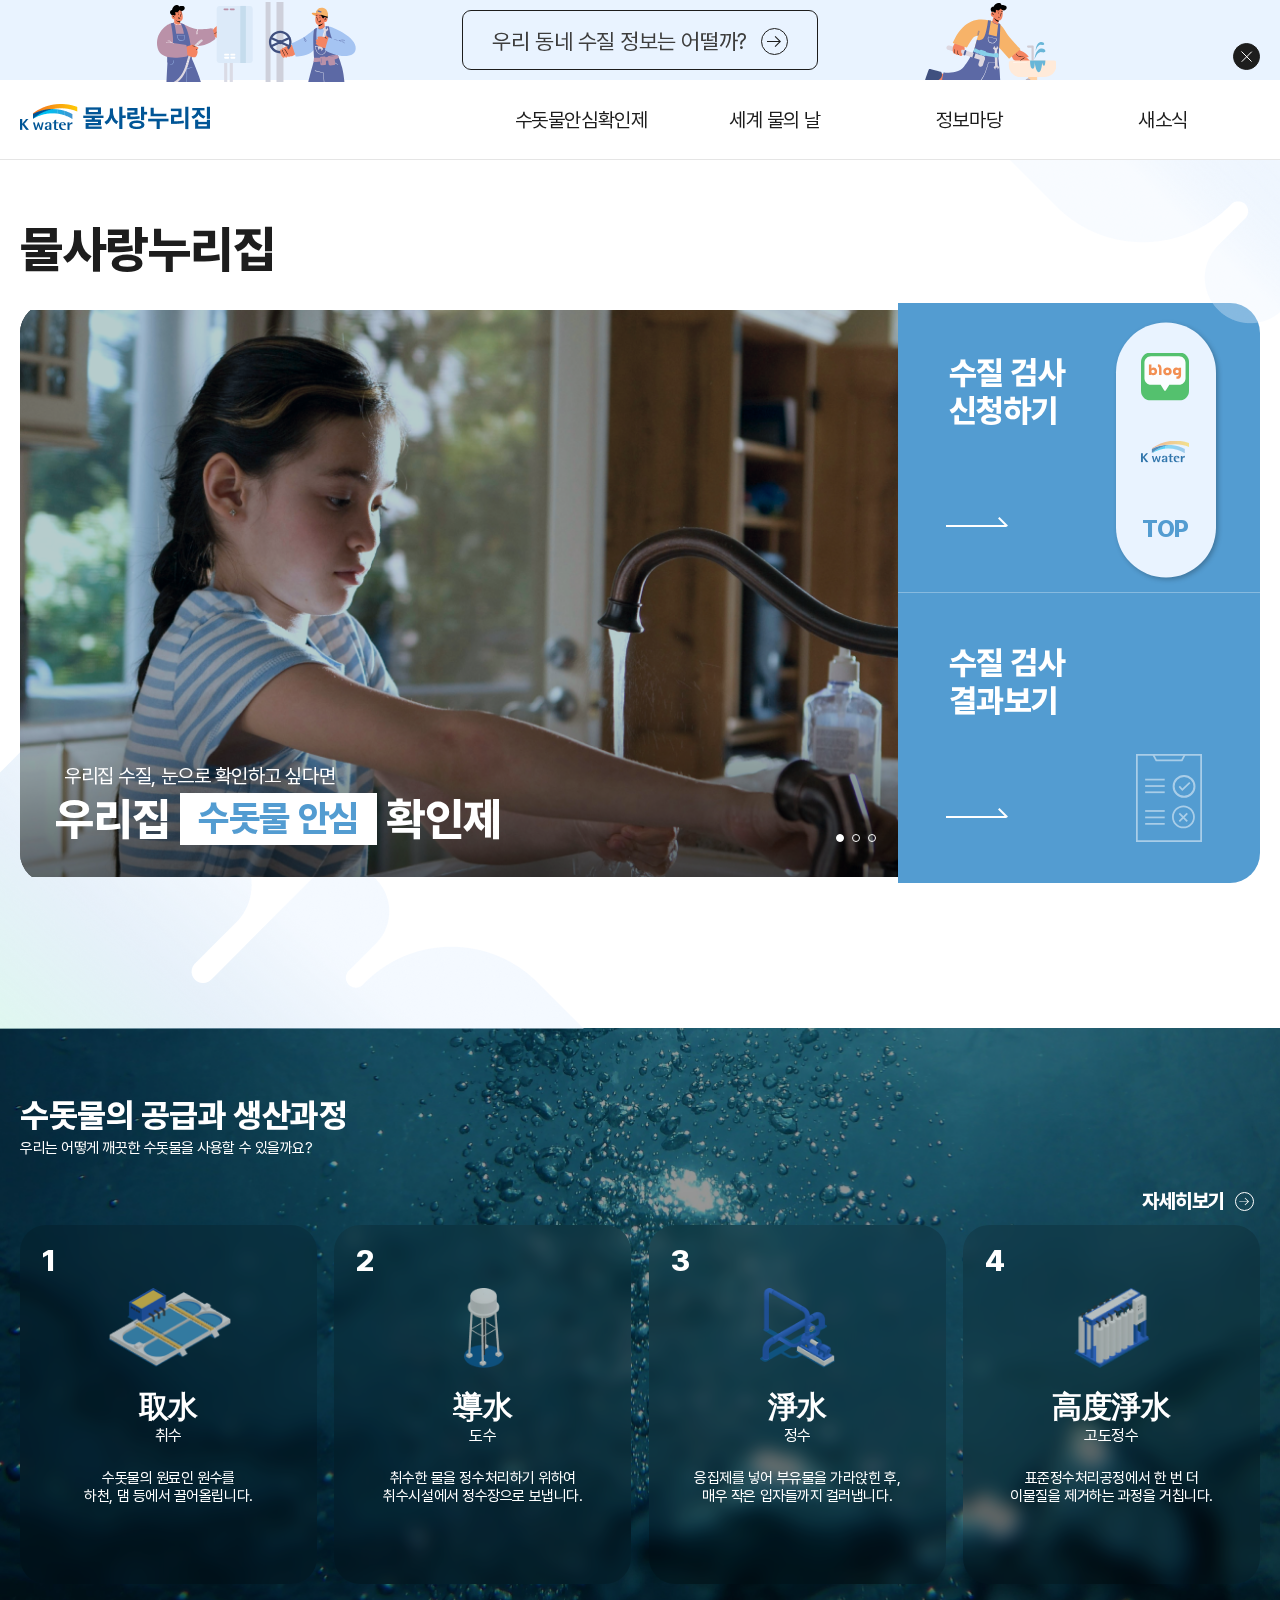
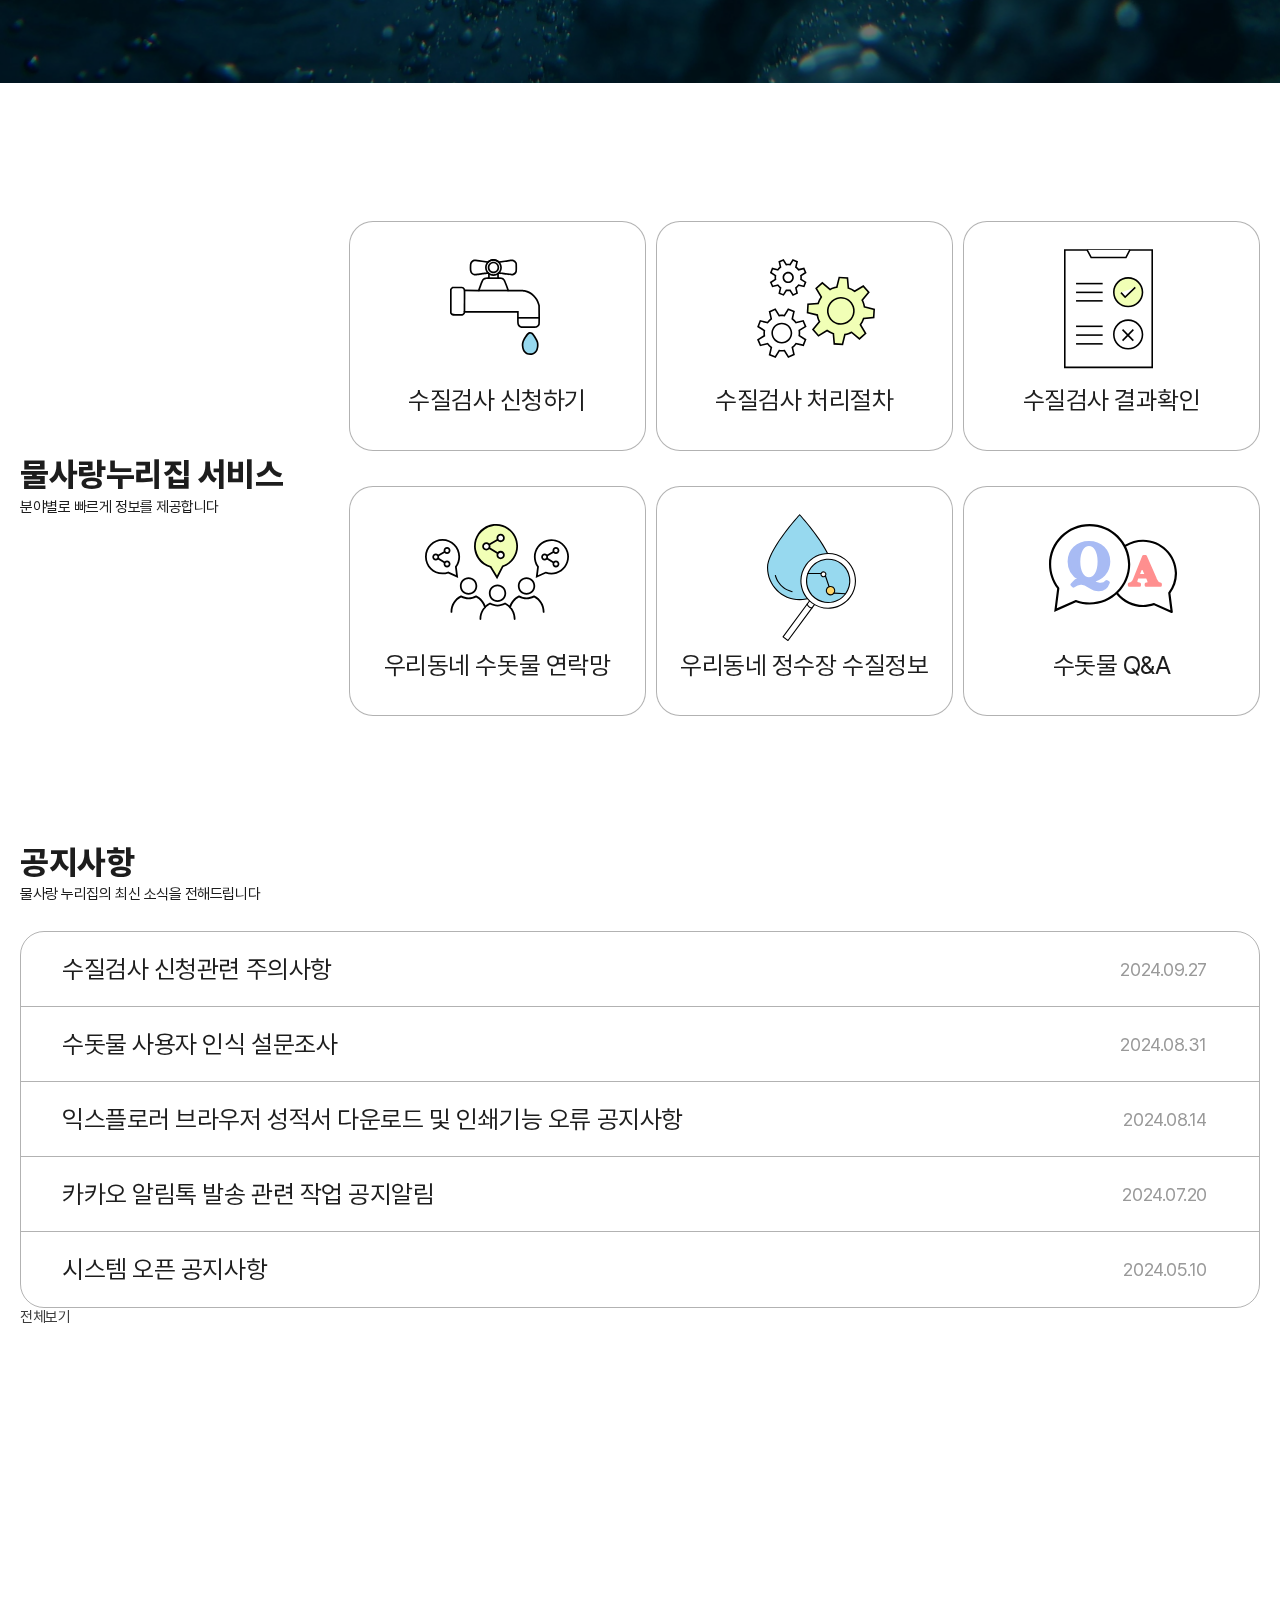
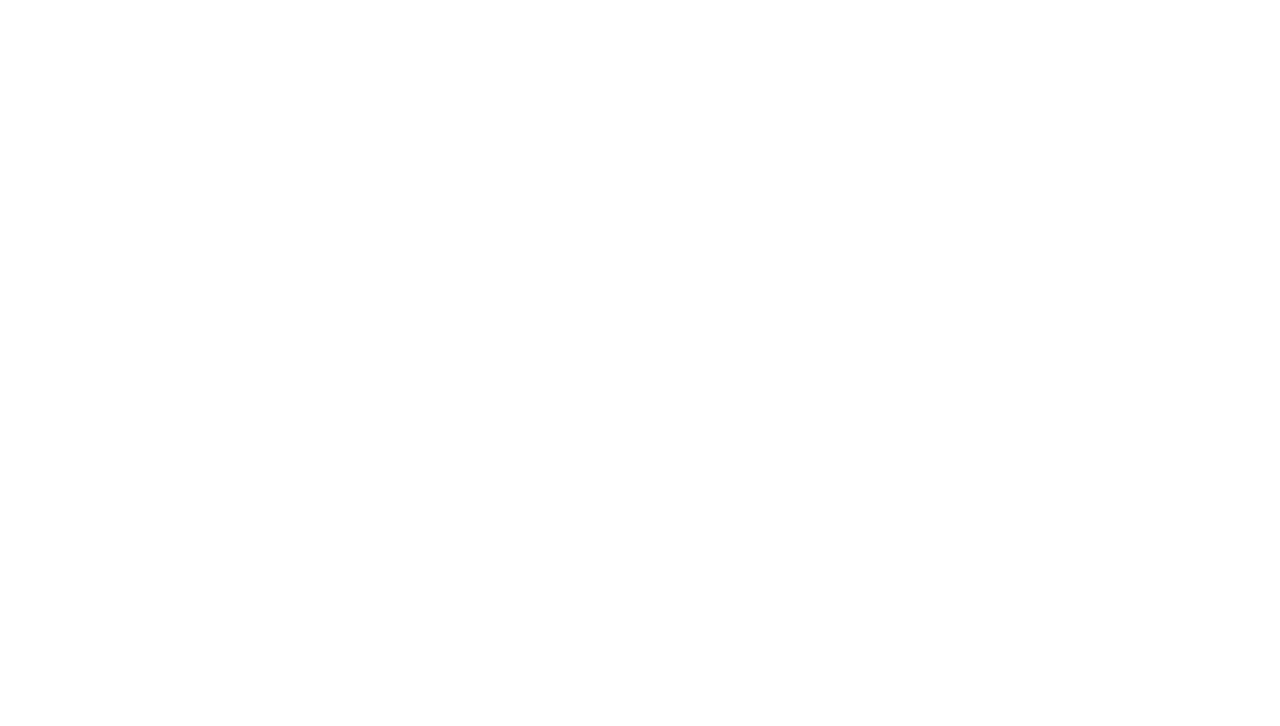
<file: p_water/index.html>
<!DOCTYPE html>
<html lang="ko">
<head>
    <meta charset="UTF-8">
    <meta name="viewport" content="width=device-width, initial-scale=1.0">
    <script src="js/jquery-3.7.1.min.js"></script>
    <script src="js/swiper-bundle.min.js"></script>
    <link rel="stylesheet" href="css/swiper-bundle.min.css">
    <script src="js/main.js"></script>
    <link rel="stylesheet" href="css/main.css">
    <link rel="shortcut icon" type="image/x-icon" href="favicon.ico">
    <title>물사랑누리집</title>
</head>
<body>
    <div id="wrap">
        <div class="h_popup">
            <div class="wrapper">
                <span class="illust01"></span>
                <span class="illust02"></span>
                <a href="#n" class="txt">우리 동네 수질 정보는 어떨까?</a>
                <button class="btn_close">닫기</button>
            </div>
        </div><!--//h_popup-->
        <header class="menu_over">
            <div class="wrapper">
                <h1 class="logo"><a href="index.html">로고</a></h1>
                <nav class="gnb" id="skip_menu">
                    <button class="gnb_open">메뉴 열기</button>
                    <div class="gnb_wrap">
                        <ul class="depth1">
                            <li>
                                <a href="#n">수돗물안심확인제</a>
                                <ul class="depth2">
                                    <li><a href="#n">수돗물 안심확인제 소개</a></li>
                                    <li>
                                        <a href="#n">수돗물 수질검사 신청</a>
                                        <ul class="depth3">
                                            <li><a href="#n">온라인신청</a></li>
                                            <li><a href="#n">신청취소</a></li>
                                        </ul>
                                    </li>
                                    <li><a href="#n">지자체 대표전화</a></li>
                                    <li><a href="#n">수질검사 결과</a></li>
                                    <li><a href="#n">안심확인제 통계</a></li>
                                </ul>
                            </li>
                            <li>
                                <a href="#n">세계 물의 날</a>
                                <ul class="depth2">
                                    <li><a href="#n">세계 물의 날 소개</a></li>
                                    <li><a href="#n">세계 물의 날 행사</a></li>
                                </ul>
                            </li>
                            <li>
                                <a href="#n">정보마당</a>
                                <ul class="depth2">
                                    <li>
                                        <a href="#n">수돗물 알아보기</a>
                                        <ul class="depth3">
                                            <li><a href="#n">수돗물 역사</a></li>
                                            <li><a href="#n">수돗물의 공급,생산과정</a></li>
                                            <li><a href="#n">수돗물 수질기준</a></li>
                                            <li><a href="#n">상수도 웹툰</a></li>
                                        </ul>
                                    </li>
                                    <li>
                                        <a href="#n">알아두면 쓸모있는 물정보</a>
                                        <ul class="depth3">
                                            <li><a href="#n">우리동네 수질정보</a></li>
                                            <li><a href="#n">알아두면 쓸모있는 물정보</a></li>
                                            <li><a href="#n">물박물관</a></li>
                                            <li><a href="#n">물과 사람</a></li>
                                            <li><a href="#n">물절약</a></li>
                                        </ul>
                                    </li>
                                </ul>
                            </li>
                            <li>
                                <a href="#n">새소식</a>
                                <ul class="depth2">
                                    <li><a href="#n">공지사항</a></li>
                                    <li><a href="#n">홍보센터</a></li>
                                    <li><a href="#n">문의하기</a></li>
                                    <li><a href="#n">FAQ</a></li>
                                </ul>
                            </li>
                        </ul>
                    </div>
                    <button class="gnb_open">메뉴 닫기</button>
                </nav>
            </div>
        </header>
        <main class="container" id="skip_contents">
            <section class="visual">
                <div class="wrapper">
                    <h2>물사랑누리집</h2>
                    <div class="visual_wrap">
                        <div class="swiper">
                            <ul class="swiper-wrapper">
                                <li class="swiper-slide popup01">
                                        <span>우리집 수질, 눈으로 확인하고 싶다면</span>
                                        <div class="txt_wrap">
                                            <h3>우리집&nbsp;</h3>
                                            <strong>수돗물 안심</strong>
                                            <h3>&nbsp;확인제</h3>
                                        </div>
                                </li>
                                <li class="swiper-slide popup02">
                                    <span>물사랑누리집에서 무료로 수질검사 하고 싶다면</span>
                                    <div class="txt_wrap">
                                        <h3>우리집&nbsp;</h3>
                                        <strong>수돗물 안심</strong>
                                        <h3>&nbsp;확인제</h3>
                                    </div>
                                </li>
                                <li class="swiper-slide popup03">
                                    <span>우리집 수돗물, 안심하고 마시고 싶다면</span>
                                    <div class="txt_wrap">
                                        <h3>우리집&nbsp;</h3>
                                        <strong>수돗물 안심</strong>
                                        <h3>&nbsp;확인제</h3>
                                    </div>
                                </li>
                            </ul>
                            <div class="paging"></div>
                        </div><!--//swiper-->
                        <div class="w_test">
                            <div class="request">
                                <a href="#n">
                                    수질 검사<br>신청하기
                                    <span class="line1"></span>
                                </a>
                            </div>
                            <div class="result">
                                <a href="#n">
                                    수질 검사<br>결과보기
                                    <span class="line1"></span>
                                </a>
                            </div>
                        </div>
                    </div>
                </div><!--//wrapper-->
                <span class="bg_deco01"></span>
                <span class="bg_deco02"></span>
                <span class="bg_deco03"></span>
                <span class="bg_deco04"></span>
            </section>
            <section class="process">
                <div class="wrapper">
                    <div class="process_wrap">
                        <h2>수돗물의 공급과 생산과정</h2>
                        <p>우리는 어떻게 깨끗한 수돗물을 사용할 수 있을까요?</p>
                        <ul>
                            <li>
                                <strong>1</strong>
                                <h3 class="water01">取水</h3>
                                <span>취수</span>
                                <p>수돗물의 원료인 원수를<br>
                                    하천, 댐 등에서 끌어올립니다.</p>
                            </li>
                            <li>
                                <strong>2</strong>
                                <h3 class="water02">導水</h3>
                                <span>도수</span>
                                <p>취수한 물을 정수처리하기 위하여<br>
                                    취수시설에서 정수장으로 보냅니다.</p>
                            </li>
                            <li>
                                <strong>3</strong>
                                <h3 class="water03">淨水</h3>
                                <span>정수</span>
                                <p>응집제를 넣어 부유물을 가라앉힌 후,<br>
                                    매우 작은 입자들까지 걸러냅니다.</p>
                            </li>
                            <li>
                                <strong>4</strong>
                                <h3 class="water04">高度淨水</h3>
                                <span>고도정수</span>
                                <p>표준정수처리공정에서 한 번 더<br>
                                    이물질을 제거하는 과정을 거칩니다.</p>
                            </li>
                        </ul>
                        <div class="more"><a href="#n">자세히보기</a></div>
                    </div>
                </div>
            </section>
            <section class="shortcut">
                <div class="wrapper">
                    <div class="tit">
                        <h2>물사랑누리집 서비스</h2>
                        <p>분야별로 빠르게 정보를 제공합니다</p>
                    </div>
                    <ul>
                        <li>
                            <a href="#n"><span class="service01">수질검사 신청하기</span></a>
                        </li>
                        <li>
                            <a href="#n"><span class="service02">수질검사 처리절차</span></a>
                        </li>
                        <li>
                            <a href="#n"><span class="service03">수질검사 결과확인</span></a>
                        </li>
                        <li>
                            <a href="#n"><span class="service04">우리동네 수돗물 연락망</span></a>
                        </li>
                        <li>
                            <a href="#n"><span class="service05">우리동네 정수장 수질정보</span></a>
                        </li>
                        <li>
                            <a href="#n"><span class="service06">수돗물 Q&A</span></a>
                        </li>
                    </ul>
                </div>
            </section>
            <section class="notice">
                <div class="wrapper">
                    <h2>공지사항</h2>
                    <p>물사랑 누리집의 최신 소식을 전해드립니다</p>
                    <ul>
                        <li>
                            <a href="#n">
                                <p>수질검사 신청관련 주의사항</p>
                                <span>2024.09.27</span>
                            </a>
                        </li>
                        <li>
                            <a href="#n">
                                <p>수돗물 사용자 인식 설문조사</p>
                                <span>2024.08.31</span>
                            </a>
                        </li>
                        <li>
                            <a href="#n">
                                <p>익스플로러 브라우저 성적서 다운로드 및 인쇄기능 오류 공지사항</p>
                                <span>2024.08.14</span>
                            </a>
                        </li>
                        <li>
                            <a href="#n">
                                <p>카카오 알림톡 발송 관련 작업 공지알림</p>
                                <span>2024.07.20</span>
                            </a>
                        </li>
                        <li>
                            <a href="#n">
                                <p>시스템 오픈 공지사항</p>
                                <span>2024.05.10</span>
                            </a>
                        </li>
                    </ul>
                    <div class="more"><a href="#n">전체보기</a></div>
                </div>
            </section>
            <section class="webtoon"></section>
            <section class="history"></section>
        </main>
        <aside class="quick">
            <div class="quick_wrap">
                <ul>
                    <li class="blog"><a href="#n">네이버 블로그</a></li>
                    <li class="kwater"><a href="#n">한국수자원공사</a></li>
                    <li><button class="top">TOP</button></li>
                </ul>
            </div>
        </aside>
        <footer></footer>
    </div><!--//wrap-->
</body>
</html>
</file>
<file: p_water/css/main.css>
@charset "UTF-8";
/* default.css :  브라우저가 태그에게 준 스타일을 모두 삭제하고 내가 준 스타일만 적용되게 함 */
* { /* 와이드카드. 모든 태그를 지칭할 수 있음. 상속이 안되는 속성을 적용시킴. */
  padding: 0;
  margin: 0;
  box-sizing: border-box;
}

/* li 앞에 구분점 삭제 명령 */
li {
  list-style: none;
}

/* 글자의 크기와 두께를 변화시킴 - 브라우저가 주는 스타일 제거 */
h1, h2, h3, h4, h5, h6, strong {
  font-size: inherit; /* html 또는 body(브라우저 별로 상이하기 때문에 둘 다 씀)에 선언된 스타일로 상속받음 */
  font-weight: inherit;
}

a {
  color: inherit;
  text-decoration: none; /* 밑줄 삭제 */
}

img { /* img tag를 a tag로 감싸면 일부 브라우저에서 파란색 테두리가 생기기 때문에 부여하는 명령 */
  border: 0;
}

em, address { /* 글자 기울임꼴 삭제 */
  font-style: normal;
}

button { /* 버튼태그는 글자의 스타일을 상속받지 않음. 버튼은 통태그(아무것도 상속 받지 않는 태그)임. */
  background-color: transparent; /* 투명 명령 */
  border: 0; /* 테두리 삭제 명령 */
  cursor: pointer;
}

/* form tag가 문자 스타일 비상속 받음. 받게해줘야함 */
input, select, textarea, button {
  font-family: inherit;
  font-size: inherit;
  font-weight: inherit;
  color: inherit;
  letter-spacing: inherit;
  line-height: inherit;
}

legend {
  display: none;
}

fieldset {
  border: 0;
}

html, body {
  font-family: "Pretendard";
  /* font 여러 개 선언이란, 첫번째 폰트를 1순위로 적용한다.
  만약 그게 지원 안되면 2순위 폰트를 적용한다. 따라서, 영문만 지원하는 폰트를 1순위로 쓰고,
  2순위로 한글 지원 폰트를 선언한다. 그러면 영문, 숫자, 특수문자는 영문 폰트 적용,
  한글은 한글 폰트 적용. */
  font-weight: 400;
  font-size: 15px;
  letter-spacing: -0.03em; /* 자간 */
  line-height: 1.2; /* 배수 - 글자크기에 1.2배 */
  color: #3d3d3d; /* 글자 색상 */
  word-break: keep-all; /* 단어별로 줄바꿈 */
  word-wrap: break-word; /* 만약 단어가 엄청 길면 강제 줄바꿈 실행 명령 */
}

/* 홈페이지의 넓이 제한, 가운데 정렬 기능을 수행함 .*/
/* 홈페이지 전체를 감싸는 요소 - 가로 스크롤 바가 생겼을 때 배경이 짤리는 현상을 막음 */
#wrap {
  min-width: 1260px;
  overflow: hidden;
}

.wrapper {
  width: 1260px;
  margin: 0 auto; /* 가운데 정렬 명령 */
}

/* 1260px 나의 wrapper의 사이즈에 좌우 여백 20px씩 더한 사이즈가 1300px임. 이 사이즈부터 반응형을
하겠다는 선언임. */
@media screen and (max-width: 1300px) {
  #wrap {
    min-width: 100%;
  }
  .wrapper {
    /* 너비가 빠져야함 */
    width: auto;
    margin: 0 20px; /* 좌우에 20px씩 부여함 */
  }
} /*media1300*/
@media screen and (max-width: 1024px) {
  html, body {
    font-size: 15px;
  }
} /*media 1024 */
@media screen and (max-width: 640px) { /*이 사이즈 이하부터 모바일 반응형 시작 */
  html, body {
    font-size: 14px;
  }
} /*media640*/
::-moz-selection {
  background-color: #f3d7a1;
  color: #1d1d1d;
}
::selection {
  background-color: #f3d7a1;
  color: #1d1d1d;
}

/* 클릭하는 요소 a button - focus가 되었을 때 스타일 변경 */
/* a:focus, button:focus {
    outline: 3px dashed #3333ff;
} */
/* 
    rem 변환
    기본 글자 크기가 16px 일 때,
    22px - 1.37rem
    25px - 1.56rem
    28px - 1.75rem
    50px - 3.12rem
    60px - 3.75rem
*/
:root {
  --color-main-tit: #1d1d1d;
  --color-main-blue: #567B81;
  --txt-color-w80: rgba(255, 255, 255, 0.8);
  --txt-color-w60: rgba(255, 255, 255, 0.6);
  --txt-size-tit: 3.12rem;
}

/* 
@media screen and (max-width:1300px) {
    :root {
        --txt-size-tit : 6.13rem;
        --margin-tit : 80px 0 60px 0; 
    }
}
@media screen and (max-width:1024px) {
    :root {
        --txt-size-tit : 5.33rem;
    }
}
@media screen and (max-width:768px) {
    :root {
        --txt-size-tit : 4.33rem;
    }
}
*/
@font-face {
  font-family: "Pretendard";
  font-weight: 400;
  font-display: swap;
  src: local("Pretendard Regular"), url(../fonts/Pretendard-Regular.woff2) format("woff2"), url(../fonts/Pretendard-Regular.woff) format("woff");
}
@font-face {
  font-family: "Pretendard";
  font-weight: 800;
  font-display: swap;
  src: local("Pretendard ExtraBold"), url(../fonts/Pretendard-ExtraBold.woff2) format("woff2"), url(../fonts/Pretendard-ExtraBold.woff) format("woff");
}
.h_popup {
  background-color: #E9F3FF;
  height: 80px;
}
.h_popup .wrapper {
  display: flex;
  justify-content: center;
  position: relative;
}
.h_popup .wrapper .illust01 {
  position: absolute;
  left: 128px;
  top: 0;
  width: 212px;
  height: 82px;
  background-position: center center;
  background-repeat: no-repeat;
  background-size: contain;
  background-image: url("data:image/svg+xml,%3Csvg width='212' height='82' viewBox='0 0 212 82' fill='none' xmlns='http://www.w3.org/2000/svg'%3E%3Cmask id='mask0_76_412' style='mask-type:alpha' maskUnits='userSpaceOnUse' x='0' y='0' width='108' height='82'%3E%3Crect width='108' height='82' fill='%23D9D9D9'/%3E%3C/mask%3E%3Cg mask='url(%23mask0_76_412)'%3E%3Cpath d='M77.7699 60.5098H77.6499C76.827 60.5098 76.1599 61.1769 76.1599 61.9998V91.8898C76.1599 92.7127 76.827 93.3798 77.6499 93.3798H77.7699C78.5928 93.3798 79.2599 92.7127 79.2599 91.8898V61.9998C79.2599 61.1769 78.5928 60.5098 77.7699 60.5098Z' fill='%23DADBE5'/%3E%3Cpath d='M83.35 60.5098H83.23C82.4071 60.5098 81.74 61.1769 81.74 61.9998V100.58C81.74 101.403 82.4071 102.07 83.23 102.07H83.35C84.1729 102.07 84.84 101.403 84.84 100.58V61.9998C84.84 61.1769 84.1729 60.5098 83.35 60.5098Z' fill='%23DADBE5'/%3E%3Cpath d='M73.97 38.6198C73.97 38.6198 66.54 38.0998 64.87 35.7498C63.2 33.3998 67.65 29.5298 67.65 29.5298L73.11 30.5098L73.97 38.6098V38.6198Z' fill='%23F48462'/%3E%3Cpath d='M65.38 29.25C65.38 29.25 67.63 26.75 69.28 25.76C70.93 24.77 74.27 26.37 74.27 27.51C74.27 28.65 70.54 28.28 70.54 28.28C70.54 28.28 69.07 33.65 65.38 33.65C61.69 33.65 65.38 29.26 65.38 29.26V29.25Z' fill='%23F48462'/%3E%3Cpath d='M65.52 33.8299C65.24 33.8299 64.95 33.8099 64.65 33.7499C64.55 33.7299 64.48 33.6299 64.49 33.5299C64.51 33.4299 64.61 33.3599 64.71 33.3699C68.32 33.9999 69.58 30.2299 69.59 30.1999C69.62 30.0999 69.73 30.0399 69.83 30.0799C69.93 30.1099 69.99 30.2199 69.95 30.3199C69.94 30.3599 68.79 33.8299 65.52 33.8299Z' fill='black'/%3E%3Cpath d='M67.46 38.7095C67.46 38.7095 56.93 48.7795 42.66 45.2095C28.39 41.6395 34.87 23.7695 34.87 23.7695C34.87 23.7695 42.66 28.1095 48.03 29.0395C53.32 29.9595 64.49 28.3195 64.49 28.3195L67.45 38.7095H67.46Z' fill='%23BA91A8'/%3E%3Cpath d='M42.8701 56.2198C42.8701 56.2198 51.4401 75.3098 53.3301 83.7398C54.7101 89.8698 51.4601 124.03 50.1901 124.19C48.9201 124.35 35.0101 124.19 35.0101 124.19L34.2601 127.5H17.9301C17.9301 127.5 17.5101 108.92 17.9301 94.9098C18.3501 80.8998 19.8301 57.2698 19.8301 57.2698L29.4301 53.5498L42.8701 56.2098V56.2198Z' fill='%235C69A5'/%3E%3Cpath d='M35.4101 123.59C35.2801 123.57 35.2001 123.47 35.2201 123.37C39.3301 97.4498 38.6501 69.2898 38.6401 69.0098C38.6401 68.9298 38.6901 68.8498 38.7701 68.8198L44.1201 66.9798C44.2201 66.9398 44.3301 66.9998 44.3601 67.0998C44.3901 67.1998 44.3401 67.3098 44.2401 67.3398L39.0201 69.1398C39.0701 71.3298 39.5501 98.4198 35.5901 123.43C35.5801 123.52 35.4901 123.59 35.4001 123.59H35.4101Z' fill='%23A5C4F2'/%3E%3Cpath d='M43.6999 58.4698C43.6999 58.4698 43.1099 38.1098 38.9399 28.1198C35.2199 19.1998 20.2599 22.5798 18.9799 25.8998C17.6999 29.2198 19.9699 59.8398 19.9699 59.8398C19.9699 59.8398 35.5299 62.2698 43.7099 58.4798L43.6999 58.4698Z' fill='%23BA91A8'/%3E%3Cpath d='M32.1199 19.8099V19.9399L32.0299 22.3999L31.9699 24.3299C31.9699 24.3299 32.1299 24.7799 30.0199 24.6499C27.1999 24.4599 26.2799 23.1799 26.2799 23.1799L26.1299 18.6499L26.9899 18.8199L32.1099 19.8099H32.1199Z' fill='%23F48462'/%3E%3Cpath d='M32.2801 20.3896L32.2001 22.6196C30.9401 22.4696 28.6501 21.9096 27.7201 19.8396C27.6501 19.6696 27.6001 19.5196 27.5801 19.3896L32.2701 20.3596V20.3896H32.2801Z' fill='black'/%3E%3Cpath d='M33.0299 9.71972C33.0299 9.71972 35.4699 15.4997 34.6199 18.7697C33.7699 22.0397 30.9599 21.5397 29.2699 20.9197C27.5799 20.2997 26.7899 19.2197 26.7899 19.2197C26.7899 19.2197 25.2199 19.7897 24.1599 18.2597C23.0999 16.7197 23.7299 14.9497 24.6299 14.5397C25.5299 14.1297 26.5999 14.7997 26.5999 14.7997L25.7499 13.1197C25.7499 13.1197 29.2199 4.52972 33.0299 9.71972Z' fill='%23F48462'/%3E%3Cpath d='M32.8299 17.0996C32.8299 17.0996 32.7899 17.0996 32.7799 17.0996C32.6799 17.0696 32.6199 16.9596 32.6499 16.8596C32.9599 15.7896 32.2099 14.6396 32.1999 14.6296C32.1399 14.5396 32.1699 14.4196 32.2499 14.3696C32.3399 14.3096 32.4599 14.3396 32.5199 14.4196C32.5599 14.4696 33.3799 15.7296 33.0199 16.9696C32.9999 17.0496 32.9199 17.1096 32.8399 17.1096L32.8299 17.0996Z' fill='black'/%3E%3Cpath d='M26.3699 17.5297C26.3199 17.5297 26.2699 17.5097 26.2299 17.4697L24.7399 15.7997C24.6699 15.7197 24.6799 15.5997 24.7499 15.5297C24.8299 15.4597 24.9499 15.4697 25.0199 15.5397L26.5099 17.2097C26.5799 17.2897 26.5699 17.4097 26.4999 17.4797C26.4599 17.5097 26.4199 17.5297 26.3699 17.5297Z' fill='black'/%3E%3Cpath d='M24.7901 17.0799C24.7001 17.0799 24.6201 17.0099 24.6001 16.9199C24.5801 16.8199 24.6501 16.7199 24.7601 16.6999L25.7901 16.5299C25.8901 16.5199 25.9901 16.5799 26.0101 16.6899C26.0301 16.7899 25.9601 16.8899 25.8501 16.9099L24.8201 17.0799C24.8201 17.0799 24.8001 17.0799 24.7901 17.0799Z' fill='black'/%3E%3Cpath d='M33.38 14.6799C33.29 14.6799 33.2 14.6099 33.19 14.5199L33.04 13.4399C33.03 13.3399 33.1 13.2399 33.2 13.2199C33.3 13.1999 33.4 13.2799 33.42 13.3799L33.57 14.4599C33.58 14.5599 33.51 14.6599 33.41 14.6799C33.41 14.6799 33.39 14.6799 33.38 14.6799Z' fill='black'/%3E%3Cpath d='M30.34 14.94C30.24 14.94 30.16 14.87 30.15 14.77L30.02 13.69C30.01 13.59 30.08 13.49 30.19 13.48C30.3 13.47 30.39 13.54 30.4 13.65L30.53 14.73C30.54 14.83 30.47 14.93 30.36 14.94H30.34Z' fill='black'/%3E%3Cpath d='M26.53 13.9097V15.6697L25.04 14.1397L26.53 13.9097Z' fill='black'/%3E%3Cpath d='M43.7601 58.9598C43.7601 58.9598 43.8201 51.3398 41.5601 39.2698C39.2901 27.1998 35.9201 24.4498 35.9201 24.4498C35.9201 24.4498 34.3401 23.7598 33.6301 23.5098L32.9201 23.2598C32.9201 23.2598 34.3101 27.1998 34.7701 28.5798C35.2301 29.9598 35.9901 33.8298 35.9901 33.8298H28.2101C28.2101 33.8298 27.6801 29.4498 27.0201 26.5098C26.3501 23.5698 25.9901 22.7598 25.9901 22.7598C25.9901 22.7598 25.0501 22.8498 24.1201 23.0998C23.1901 23.3498 22.9301 23.4198 22.9301 23.4198C22.9301 23.4198 27.0401 43.4598 24.0501 46.5598C21.0601 49.6598 19.1101 50.5098 19.1101 50.5098L19.3101 62.4298C19.3101 62.4298 41.5001 64.9398 43.7801 58.9598H43.7601Z' fill='%235C69A5'/%3E%3Cpath d='M17.27 86.1199C16.53 86.1199 15.76 86.0899 14.97 86.0199C14.35 85.9699 13.89 85.4299 13.94 84.8099C13.99 84.1899 14.54 83.7399 15.15 83.7799C30.82 85.0599 36.21 72.1199 39.41 59.2899C42.67 46.2399 52.64 39.8199 53.06 39.5499C53.58 39.2199 54.27 39.3699 54.61 39.8999C54.94 40.4199 54.79 41.1099 54.26 41.4399C54.16 41.4999 44.62 47.6899 41.59 59.8299C38.5 72.1799 32.94 86.0999 17.27 86.0999V86.1199Z' fill='%23DDD7E0'/%3E%3Cpath d='M44.6801 44.7398C45.5401 44.8598 47.1701 46.2798 47.1701 46.2798C47.1701 46.2798 50.2301 46.9398 50.4001 47.8698C50.5701 48.7998 49.0801 49.7198 49.0801 49.7198C49.0801 49.7198 49.8101 51.6598 49.6301 52.3698C49.4401 53.0798 48.9401 56.4998 47.1201 57.2198C45.3001 57.9398 37.8301 54.4498 37.8301 54.4498L37.6001 46.8398C37.6001 46.8398 43.8201 44.6098 44.6801 44.7298V44.7398Z' fill='%23F48462'/%3E%3Cpath d='M33.7299 12.2199L32.6199 12.1299C32.5099 12.1299 32.4399 12.0299 32.4499 11.9199C32.4499 11.8199 32.5499 11.7399 32.6599 11.7499L33.7599 11.8399C33.8699 11.8399 33.9399 11.9399 33.9299 12.0499C33.9299 12.1499 33.8399 12.2199 33.7399 12.2199H33.7299Z' fill='black'/%3E%3Cpath d='M29.5401 12.5597C29.4501 12.5597 29.3701 12.4897 29.3501 12.3997C29.3301 12.2997 29.4001 12.1997 29.5001 12.1797L30.5801 11.9897C30.6901 11.9697 30.7801 12.0397 30.8001 12.1397C30.8201 12.2397 30.7501 12.3397 30.6501 12.3597L29.5701 12.5497C29.5701 12.5497 29.5501 12.5497 29.5401 12.5497V12.5597Z' fill='black'/%3E%3Cpath d='M30.98 18.9498C30.85 18.9498 30.73 18.9098 30.61 18.8298C30.21 18.5598 30.03 17.8798 30.01 17.6698C30.01 17.5998 30.05 17.4998 30.11 17.4598C30.19 17.3998 30.39 17.2498 32.1 17.9398C32.16 17.9598 32.2 18.0098 32.21 18.0698C32.23 18.1298 32.21 18.1898 32.18 18.2398C32.16 18.2598 31.8 18.7398 31.17 18.9298C31.11 18.9498 31.04 18.9598 30.98 18.9598V18.9498ZM30.42 17.7898C30.48 18.0198 30.62 18.3698 30.83 18.5098C30.91 18.5598 30.98 18.5698 31.06 18.5498C31.34 18.4698 31.55 18.3098 31.69 18.1898C31.19 17.9998 30.67 17.8298 30.42 17.7898Z' fill='black'/%3E%3Cpath d='M26.4801 15.1798C26.4801 15.1798 27.0701 15.5698 27.5001 14.8998C27.9301 14.2298 26.9901 12.2398 26.9901 12.2398C26.9901 12.2398 28.7701 12.6398 29.8601 12.0598C30.9601 11.4698 31.5001 9.85977 31.5001 9.85977C31.5001 9.85977 32.3101 11.5398 34.7301 10.7998C37.1501 10.0598 37.6201 6.75977 35.0301 6.08977C32.4401 5.41977 31.0301 6.55977 31.0301 6.55977C31.0301 6.55977 30.7001 4.16977 27.5001 5.34977C24.5801 6.42977 24.0901 10.0798 24.0901 10.0798C24.0901 10.0798 22.3401 10.1598 22.0001 12.0698C21.6601 13.9698 23.8901 15.3498 23.8901 15.3498C23.8901 15.3498 25.1501 14.6098 26.4701 15.1998L26.4801 15.1798Z' fill='black'/%3E%3Cpath d='M39.5999 56.1596C39.5999 56.1596 13.0199 62.7496 9.68988 48.3196C5.97988 32.2496 20.1699 24.5996 20.1699 24.5996L23.5499 42.6796L38.3999 44.9896L39.5999 56.1696V56.1596Z' fill='%23BA91A8'/%3E%3Cpath d='M25.6901 43.2897C25.6901 43.2897 25.6601 43.2897 25.6501 43.2897C25.6101 43.2897 22.1101 42.4697 18.3301 42.8897C18.2201 42.8997 18.1301 42.8297 18.1201 42.7197C18.1101 42.6197 18.1801 42.5197 18.2901 42.5097C22.1301 42.0797 25.7001 42.9097 25.7401 42.9197C25.8401 42.9397 25.9101 43.0497 25.8801 43.1497C25.8601 43.2397 25.7801 43.2997 25.6901 43.2997V43.2897Z' fill='white'/%3E%3Cpath d='M23.5101 42.9296C23.5101 42.9296 23.4701 42.9296 23.4501 42.9296C21.9701 42.4396 19.5001 41.5196 19.5301 40.8696C19.5301 40.6696 19.7101 40.5296 20.0301 40.4596C21.8501 40.0396 23.6001 42.5396 23.6701 42.6496C23.7201 42.7196 23.7101 42.8096 23.6701 42.8696C23.6301 42.9196 23.5801 42.9496 23.5201 42.9496L23.5101 42.9296ZM20.4501 40.7796C20.3401 40.7796 20.2301 40.7896 20.1101 40.8196C19.9401 40.8596 19.9001 40.8996 19.9001 40.8996C19.9701 41.1396 21.4401 41.8096 22.9601 42.3496C22.4301 41.7396 21.4501 40.7796 20.4501 40.7796Z' fill='white'/%3E%3Cpath d='M30.86 24.8698C29.35 24.8698 27.36 24.5598 26.09 23.1298C26.02 23.0498 26.03 22.9298 26.11 22.8598C26.19 22.7898 26.31 22.7998 26.38 22.8798C28.45 25.2098 32.79 24.3198 32.84 24.3098C32.94 24.2898 33.04 24.3498 33.07 24.4598C33.09 24.5598 33.03 24.6598 32.92 24.6898C32.84 24.7098 31.99 24.8798 30.87 24.8798L30.86 24.8698Z' fill='white'/%3E%3Cpath d='M48.9299 34.2696C48.9299 34.2696 48.8899 34.2696 48.8599 34.2696C48.6499 34.2496 48.4799 34.1396 48.3699 33.9596C47.7899 32.9596 49.2899 29.5496 49.4599 29.1696C49.4999 29.0896 49.5799 29.0496 49.6599 29.0596C49.7399 29.0696 49.8099 29.1396 49.8199 29.2296C49.8699 29.6296 50.2699 33.1796 49.4199 34.0596C49.2799 34.1996 49.1099 34.2796 48.9199 34.2796L48.9299 34.2696ZM49.5199 30.0096C48.9599 31.3996 48.3899 33.2296 48.6999 33.7596C48.7399 33.8396 48.8099 33.8696 48.8999 33.8796C48.9999 33.8796 49.0799 33.8596 49.1599 33.7796C49.6599 33.2596 49.6299 31.2796 49.5299 29.9996L49.5199 30.0096Z' fill='white'/%3E%3Cpath d='M75.0599 32.9696C75.0599 32.9696 78.6799 32.5596 77.5699 30.8996C76.4599 29.2296 69.9199 28.4296 69.2199 30.3796C68.5199 32.3296 75.0599 32.9696 75.0599 32.9696Z' fill='%23F48462'/%3E%3Cpath d='M74.67 35.9496C74.67 35.9496 78.29 35.5396 77.18 33.8796C76.07 32.2096 69.53 31.4096 68.83 33.3596C68.13 35.3096 74.67 35.9496 74.67 35.9496Z' fill='%23F48462'/%3E%3Cpath d='M72.5701 38.4499C73.3501 38.7099 74.1801 38.7899 74.9801 38.6199C75.6901 38.4599 76.3201 38.1099 75.9601 37.2999C75.2401 35.6799 69.6601 33.9899 68.7601 35.5899C68.0901 36.7799 71.0301 37.9399 72.5701 38.4599V38.4499Z' fill='%23F48462'/%3E%3Cpath d='M75.6299 33.0799L71.2099 32.4199C71.0999 32.3999 71.0199 32.2999 71.0399 32.1799C71.0599 32.0699 71.1599 31.9899 71.2799 32.0099L75.6699 32.6599C75.7799 32.6799 75.8599 32.7799 75.8399 32.8999C75.8199 32.9999 75.7399 33.0799 75.6399 33.0799H75.6299Z' fill='black'/%3E%3Cpath d='M74.6699 36.1597C74.6699 36.1597 74.6399 36.1597 74.6199 36.1597L70.0899 35.1497C69.9799 35.1297 69.9099 35.0097 69.9299 34.8997C69.9499 34.7897 70.0699 34.7197 70.1799 34.7397L74.7099 35.7497C74.8199 35.7697 74.8899 35.8897 74.8699 35.9997C74.8499 36.0997 74.7599 36.1597 74.6699 36.1597Z' fill='black'/%3E%3Cpath d='M47.1699 46.47L44.45 46.11C44.35 46.1 44.27 46 44.29 45.89C44.3 45.79 44.3999 45.72 44.4999 45.73L47.2 46.09C47.3 46.1 47.38 46.2 47.36 46.31C47.35 46.41 47.2699 46.48 47.1699 46.48V46.47Z' fill='black'/%3E%3Cpath d='M49.0699 49.9096C49.0699 49.9096 49.0399 49.9096 49.0299 49.9096L48.3199 49.7496C48.2199 49.7296 48.1499 49.6296 48.1699 49.5196C48.1899 49.4196 48.2899 49.3496 48.3999 49.3696L49.1099 49.5296C49.2099 49.5496 49.2799 49.6496 49.2599 49.7596C49.2399 49.8496 49.1599 49.9096 49.0699 49.9096Z' fill='black'/%3E%3Cpath d='M22.31 65.0297C22.2 65.0297 22.09 65.0297 21.98 65.0197C21.87 65.0197 21.8 64.9197 21.8 64.8197C21.8 64.7097 21.9 64.6497 22 64.6397C22.91 64.7097 23.66 64.4697 24.23 63.9297C25.5 62.7397 25.48 60.4497 25.48 60.4297C25.48 60.3197 25.56 60.2397 25.67 60.2397C25.78 60.2397 25.8601 60.3197 25.8601 60.4297C25.8601 60.5297 25.88 62.9097 24.49 64.2097C23.91 64.7597 23.1701 65.0297 22.2901 65.0297H22.31Z' fill='%23A5C4F2'/%3E%3Cpath d='M33.5299 40.9699C29.3899 40.9699 28.8899 35.4599 28.8899 35.3999C28.8899 35.3499 28.8999 35.2899 28.9399 35.2499C28.9799 35.2099 29.0299 35.1899 29.0799 35.1899H36.4799C36.5699 35.1899 36.6399 35.2499 36.6599 35.3299C36.6899 35.4399 37.4099 38.1499 36.2199 39.7799C35.6799 40.5199 34.8399 40.9099 33.7199 40.9599C33.6499 40.9599 33.5899 40.9599 33.5199 40.9599L33.5299 40.9699ZM29.2899 35.5799C29.4199 36.5799 30.1499 40.7299 33.7099 40.5899C34.6999 40.5499 35.4499 40.2099 35.9099 39.5699C36.8499 38.2799 36.4499 36.1499 36.3299 35.5799H29.2899Z' fill='%23A5C4F2'/%3E%3Cpath d='M50.43 44.64C50.38 44.64 50.32 44.62 50.28 44.57L48.95 42.96C48.88 42.88 48.89 42.76 48.98 42.69C49.06 42.62 49.18 42.63 49.25 42.72L50.58 44.33C50.65 44.41 50.64 44.53 50.55 44.6C50.51 44.63 50.47 44.64 50.43 44.64Z' fill='white'/%3E%3Cpath d='M52.0199 43.2898C51.9599 43.2898 51.8999 43.2598 51.8599 43.2098L50.7099 41.6198C50.6499 41.5298 50.6699 41.4198 50.7499 41.3498C50.8399 41.2898 50.9499 41.3098 51.0199 41.3898L52.1699 42.9798C52.2299 43.0698 52.2099 43.1798 52.1299 43.2498C52.0999 43.2698 52.0599 43.2898 52.0199 43.2898Z' fill='white'/%3E%3Cpath d='M40.94 61.89C40.94 61.89 40.9 61.89 40.88 61.89L38.97 61.25C38.87 61.22 38.82 61.11 38.85 61.01C38.88 60.91 38.99 60.85 39.09 60.89L41 61.53C41.1 61.56 41.15 61.67 41.12 61.77C41.09 61.85 41.02 61.9 40.94 61.9V61.89Z' fill='white'/%3E%3Cpath d='M40.3601 64.3697C40.3601 64.3697 40.3201 64.3697 40.3001 64.3597L38.3301 63.6597C38.2301 63.6197 38.1801 63.5197 38.2101 63.4197C38.2501 63.3197 38.3501 63.2697 38.4501 63.2997L40.4201 63.9997C40.5201 64.0397 40.5701 64.1397 40.5401 64.2397C40.5101 64.3197 40.4401 64.3697 40.3601 64.3697Z' fill='white'/%3E%3Cpath d='M39.6 66.7896C39.6 66.7896 39.56 66.7896 39.54 66.7796L37.53 66.0796C37.43 66.0396 37.38 65.9396 37.41 65.8396C37.44 65.7396 37.55 65.6896 37.65 65.7196L39.66 66.4196C39.76 66.4596 39.81 66.5596 39.78 66.6596C39.75 66.7396 39.68 66.7896 39.6 66.7896Z' fill='white'/%3E%3Cpath d='M101.92 5.92969H71.48C69.9501 5.92969 68.71 7.16986 68.71 8.69969V60.2197C68.71 61.7495 69.9501 62.9897 71.48 62.9897H101.92C103.45 62.9897 104.69 61.7495 104.69 60.2197V8.69969C104.69 7.16986 103.45 5.92969 101.92 5.92969Z' fill='%23DCEAF9'/%3E%3Cpath d='M97.86 5.92969H92.28V62.9897H97.86V5.92969Z' fill='%23C5DCED'/%3E%3Cpath d='M86.4101 58.6498H83.2801C82.7701 58.6498 82.3601 58.2398 82.3601 57.7298C82.3601 57.1898 82.7701 56.7798 83.2801 56.7798H86.4101C86.9201 56.7798 87.3301 57.1898 87.3301 57.6998C87.3301 58.2398 86.9201 58.6498 86.4101 58.6498Z' fill='white'/%3E%3Cpath d='M80.1999 58.6498H77.0699C76.5599 58.6498 76.1499 58.2398 76.1499 57.7298C76.1499 57.1898 76.5599 56.7798 77.0699 56.7798H80.1999C80.7099 56.7798 81.1199 57.1898 81.1199 57.6998C81.1199 58.2398 80.7099 58.6498 80.1999 58.6498Z' fill='white'/%3E%3Cpath d='M86.4101 55.5497H83.2801C82.7701 55.5497 82.3601 55.1397 82.3601 54.6297C82.3601 54.0897 82.7701 53.6797 83.2801 53.6797H86.4101C86.9201 53.6797 87.3301 54.0897 87.3301 54.5997C87.3301 55.1397 86.9201 55.5497 86.4101 55.5497Z' fill='white'/%3E%3Cpath d='M80.1999 55.5497H77.0699C76.5599 55.5497 76.1499 55.1397 76.1499 54.6297C76.1499 54.0897 76.5599 53.6797 77.0699 53.6797H80.1999C80.7099 53.6797 81.1199 54.0897 81.1199 54.5997C81.1199 55.1397 80.7099 55.5497 80.1999 55.5497Z' fill='white'/%3E%3Cpath d='M85.78 10.2699H82.65C82.14 10.2699 81.73 9.8599 81.73 9.3499C81.73 8.8099 82.14 8.3999 82.65 8.3999H85.78C86.29 8.3999 86.7 8.8099 86.7 9.3199C86.7 9.8599 86.29 10.2699 85.78 10.2699Z' fill='%23BA91A8'/%3E%3Cpath d='M79.58 10.2699H76.45C75.94 10.2699 75.53 9.8599 75.53 9.3499C75.53 8.8099 75.94 8.3999 76.45 8.3999H79.58C80.09 8.3999 80.5 8.8099 80.5 9.3199C80.5 9.8599 80.09 10.2699 79.58 10.2699Z' fill='%23BA91A8'/%3E%3C/g%3E%3Cmask id='mask1_76_412' style='mask-type:alpha' maskUnits='userSpaceOnUse' x='98' y='2' width='114' height='80'%3E%3Crect x='98' y='2' width='114' height='80' fill='%23D9D9D9'/%3E%3C/mask%3E%3Cg mask='url(%23mask1_76_412)'%3E%3Cpath d='M169.27 16.3099C169.27 16.3099 164.63 15.3299 163.77 13.4899C162.91 11.6499 171.68 13.6699 171.68 13.6699L169.27 16.3099Z' fill='%23F4A453'/%3E%3Cpath d='M135.47 -88V141.07C135.47 142.43 134.37 143.53 133.01 143.53H130.96C129.6 143.53 128.5 142.43 128.5 141.07V-88H135.47Z' fill='%23CED0DB'/%3E%3Cpath d='M122.52 -88V141.07C122.52 142.43 121.42 143.53 120.06 143.53C118.7 143.53 117.6 142.43 117.6 141.07V-88H122.52Z' fill='%23CED0DB'/%3E%3Cpath d='M143.51 44.9299C143.51 44.9299 139.55 45.5099 137.59 46.5099C135.63 47.5099 135.52 49.4499 135.52 49.4499C135.52 49.4499 136.43 48.3299 134.8 50.1599C133.16 51.9799 135.03 57.4499 135.78 57.6299C136.53 57.8199 136.8 56.2999 136.8 56.2999C136.8 56.2999 137.78 58.1999 138.64 57.5099C139.5 56.8199 139.66 55.0199 139.66 55.0199C139.66 55.0199 139.49 57.3899 141.17 56.7499C142.85 56.1099 143.44 56.2399 143.44 56.2399C143.44 56.2399 148.2 55.9699 149.56 49.6999C150.92 43.4399 143.51 44.9299 143.51 44.9299Z' fill='%23F48462'/%3E%3Cpath d='M139.31 49.9302C139.24 49.9302 139.18 49.8902 139.15 49.8302C139.1 49.7402 139.14 49.6302 139.23 49.5802C141.2 48.5602 141.49 47.4102 141.5 47.4002C141.52 47.3002 141.62 47.2402 141.72 47.2602C141.82 47.2802 141.88 47.3802 141.86 47.4802C141.85 47.5302 141.52 48.8002 139.4 49.9002C139.37 49.9102 139.34 49.9202 139.32 49.9202L139.31 49.9302Z' fill='black'/%3E%3Cpath d='M143.43 43.4401L147.72 56.3901C147.72 56.3901 159.45 56.9401 165.7 50.1601C170.88 44.5501 166.89 29.0601 166.89 29.0601C166.89 29.0601 158.84 35.3401 155.51 37.4901C152.18 39.6301 143.43 43.4501 143.43 43.4501V43.4401Z' fill='%23A5C4F2'/%3E%3Cpath d='M189.66 49.6499C190.47 49.2099 185.49 28.2199 182.78 27.0399C179.23 25.4999 168.69 26.2399 165.94 30.0299C163.18 33.8099 168.32 61.7199 168.32 61.7199L189.17 59.5899L189.66 49.6499Z' fill='%23A5C4F2'/%3E%3Cpath d='M189.43 54.3901C189.43 54.3901 191.66 58.3801 194.17 67.8401C196.68 77.3001 196.83 90.8901 197.27 92.2201C197.71 93.5501 211.53 121.22 211.24 121.81C210.95 122.4 193.12 128.55 192.24 128.55C191.36 128.55 180.68 104.18 179.89 101.23L179.1 98.2801L181.76 125.91C181.76 125.91 162.44 126.5 162.2 125.91C161.96 125.32 157.36 101.38 157.82 94.4401C158.27 87.5001 166.19 59.9901 166.19 59.9901L189.44 54.4001L189.43 54.3901Z' fill='%235C69A5'/%3E%3Cpath d='M176.34 22.0298L176.83 26.7898C176.83 26.7898 176 28.4698 173.23 28.9898C171.17 29.3698 170.51 28.7498 170.51 28.7498L170.55 26.3098L170.59 23.9298L175.51 22.2998L176.33 22.0298H176.34Z' fill='%23F48462'/%3E%3Cpath d='M175.51 22.2998C175.51 22.4298 175.48 22.5898 175.42 22.7698C174.6 25.2598 171.74 26.0698 170.55 26.3098L170.59 23.9298L175.51 22.2998Z' fill='black'/%3E%3Cpath d='M168.41 13.18C168.41 13.18 166.53 19.41 167.86 22.63C169.19 25.85 172.16 24.96 173.9 24.1C175.64 23.24 176.35 22.03 176.35 22.03C176.35 22.03 178.11 22.4 179.06 20.69C180.01 18.98 179.09 17.25 178.08 16.95C177.07 16.65 176 17.49 176 17.49L176.7 15.66C176.7 15.66 171.86 7.35998 168.43 13.18H168.41Z' fill='%23F48462'/%3E%3Cpath d='M169.56 20.6799C169.49 20.6799 169.42 20.6399 169.38 20.5699C168.83 19.3499 169.56 17.9499 169.59 17.8899C169.64 17.7999 169.76 17.7599 169.85 17.8099C169.94 17.8599 169.98 17.9799 169.93 18.0699C169.93 18.0799 169.26 19.3599 169.73 20.4099C169.77 20.5099 169.73 20.6199 169.63 20.6699C169.6 20.6799 169.58 20.6899 169.55 20.6899L169.56 20.6799Z' fill='black'/%3E%3Cpath d='M176.56 20.2401C176.56 20.2401 176.48 20.2301 176.45 20.2001C176.36 20.1401 176.34 20.0201 176.41 19.9301L177.8 18.0201C177.86 17.9301 177.98 17.9101 178.07 17.9801C178.16 18.0401 178.18 18.1601 178.11 18.2501L176.72 20.1601C176.68 20.2101 176.62 20.2401 176.56 20.2401Z' fill='black'/%3E%3Cpath d='M178.2 19.5699L177.06 19.5399C176.95 19.5399 176.87 19.4499 176.87 19.3399C176.87 19.2299 176.94 19.1499 177.07 19.1499L178.2 19.1799C178.31 19.1799 178.39 19.2699 178.39 19.3799C178.39 19.4899 178.3 19.5699 178.2 19.5699Z' fill='black'/%3E%3Cpath d='M171.53 22.2699C170.98 22.2699 170.52 21.9099 170.49 21.8799C170.44 21.8399 170.41 21.7699 170.42 21.7099C170.42 21.6399 170.47 21.5899 170.53 21.5599L172.75 20.4999C172.81 20.4699 172.89 20.4799 172.95 20.5199C173.01 20.5599 173.04 20.6299 173.03 20.7099C173.03 20.7499 172.88 21.6099 172.16 22.0899C171.95 22.2299 171.74 22.2799 171.54 22.2799L171.53 22.2699ZM171.02 21.7499C171.27 21.8699 171.63 21.9699 171.94 21.7499C172.23 21.5499 172.41 21.2599 172.51 21.0299L171.02 21.7399V21.7499Z' fill='black'/%3E%3Cpath d='M171.96 18.1299C171.85 18.1299 171.77 18.0399 171.77 17.9399V16.8199C171.77 16.7099 171.86 16.6299 171.97 16.6299C172.08 16.6299 172.16 16.7199 172.16 16.8199V17.9399C172.16 18.0499 172.07 18.1299 171.96 18.1299Z' fill='black'/%3E%3Cpath d='M168.65 18.2798C168.54 18.2798 168.45 18.1898 168.46 18.0798L168.48 16.9598C168.48 16.8498 168.57 16.7598 168.68 16.7698C168.79 16.7698 168.87 16.8598 168.87 16.9698L168.85 18.0898C168.85 18.1998 168.76 18.2798 168.66 18.2798H168.65Z' fill='black'/%3E%3Cpath d='M172.72 15.8902C172.66 15.8902 172.6 15.8602 172.56 15.8102C172.23 15.3202 171.53 15.5602 171.5 15.5702C171.4 15.6002 171.29 15.5502 171.25 15.4502C171.22 15.3502 171.27 15.2402 171.37 15.2002C171.41 15.1902 172.38 14.8602 172.88 15.5902C172.94 15.6802 172.92 15.8002 172.83 15.8602C172.8 15.8802 172.76 15.8902 172.72 15.8902Z' fill='black'/%3E%3Cpath d='M168.08 15.78C168.08 15.78 167.99 15.76 167.95 15.73C167.87 15.66 167.86 15.54 167.93 15.46C167.95 15.44 168.38 14.96 168.9 14.96C169.16 14.96 169.39 15.07 169.58 15.29C169.65 15.37 169.64 15.49 169.56 15.56C169.48 15.63 169.36 15.62 169.29 15.54C169.17 15.4 169.04 15.34 168.9 15.34C168.61 15.34 168.31 15.61 168.22 15.71C168.18 15.75 168.13 15.77 168.08 15.77V15.78Z' fill='black'/%3E%3Cpath d='M175.98 17.4899C175.98 17.4899 175.47 19.1299 174.55 18.0099C173.54 16.7799 173.15 15.2599 172.39 13.5099C171.63 11.7599 170.22 10.6899 169.31 11.9299L168.4 13.1799C168.4 13.1799 168.02 12.5299 169.13 10.7199C169.68 9.81992 170.49 9.17992 170.49 9.17992C170.49 9.17992 173.26 7.14991 176.46 9.69991C180.12 12.6099 179.14 14.6299 179.14 14.6299C179.14 14.6299 180.04 15.7799 179.84 16.6999C179.64 17.6199 179.33 18.4799 179.33 18.4799C179.33 18.4799 178.14 16.3299 175.96 17.4899H175.98Z' fill='black'/%3E%3Cpath d='M177.92 26.2998L181.01 26.5498C181.01 26.5498 182.51 39.1198 186.68 42.4398C190.84 45.7698 190.2 54.3698 190.2 54.3698L174.23 61.1198L166.61 66.0698C166.61 66.0698 165.1 45.8898 165.25 38.6798C165.41 31.4698 166.14 29.3898 166.14 29.3898C166.14 29.3898 167.2 28.7098 168.09 28.2898L168.98 27.8598C168.98 27.8598 168.29 32.9098 168.42 37.0498C168.55 41.1898 168.74 42.9698 168.74 42.9698L179.89 41.2098C179.89 41.2098 177.63 36.6598 177.92 26.2998Z' fill='%235C69A5'/%3E%3Cpath d='M173.43 54.5802C167.77 54.5702 167.13 46.2802 167.12 46.1902C167.12 46.1402 167.13 46.0802 167.17 46.0502C167.21 46.0102 167.26 45.9902 167.31 45.9902L178.76 45.9102C178.87 45.9102 178.95 45.9902 178.95 46.1002C178.95 46.2902 179.03 50.8802 176.72 53.2402C175.84 54.1302 174.74 54.5901 173.43 54.5901V54.5802ZM167.52 46.3802C167.66 47.6302 168.6 54.1901 173.41 54.2001C174.62 54.2001 175.64 53.7902 176.44 52.9702C178.38 50.9902 178.55 47.1902 178.56 46.3002L167.52 46.3802Z' fill='white'/%3E%3Cpath d='M172.36 29.3002C171.76 29.3002 171.14 29.1902 170.5 28.9202C170.4 28.8802 170.36 28.7602 170.4 28.6702C170.44 28.5702 170.56 28.5302 170.65 28.5702C174.03 30.0102 177.06 26.5802 177.09 26.5502C177.16 26.4702 177.28 26.4602 177.36 26.5302C177.44 26.6002 177.45 26.7202 177.38 26.8002C177.35 26.8302 175.16 29.3102 172.36 29.3102V29.3002Z' fill='%235C69A5'/%3E%3Cpath d='M174.2 46.9902L178.41 31.3502L180.34 29.9802L179.5 27.3401L178.58 29.2402L176.97 28.8002L177.02 26.6602L174.75 28.7602L175.92 30.6702L171.65 46.2901L169.74 47.3502L170.62 50.3102L171.66 48.4402L173.28 48.8902L173.1 50.9902L175.16 49.1501L174.2 46.9902Z' fill='%23DDD7E0'/%3E%3Cpath d='M175.22 36.1902C175.22 36.1902 175.19 36.1902 175.17 36.1902C175.07 36.1602 175.01 36.0602 175.03 35.9502L176.28 31.4002C176.31 31.3002 176.41 31.2402 176.52 31.2602C176.62 31.2902 176.68 31.3902 176.66 31.5002L175.41 36.0502C175.39 36.1402 175.31 36.1902 175.22 36.1902Z' fill='white'/%3E%3Cpath d='M183.59 41.4398C183.59 41.4398 180.34 35.4798 177.24 35.6998L176.82 37.4798L174.57 36.8598C173.8 36.6498 173.02 36.5098 172.22 36.4798C171.32 36.4498 170.28 36.5398 169.77 37.0598C168.74 38.0898 170.43 39.2498 170.43 39.2498C170.43 39.2498 168.41 38.7498 167.88 39.9698C167.35 41.1898 168.91 42.2798 168.91 42.2798C168.91 42.2798 167.03 42.8098 168.03 44.0398C170.82 47.4698 180.53 48.9998 180.53 48.9998L183.58 41.4298L183.59 41.4398Z' fill='%23F48462'/%3E%3Cpath d='M165.97 57.6501L165.55 62.1901C165.55 62.1901 172.31 62.2401 181.76 60.3501C191.21 58.4601 190.93 57.7401 190.93 57.7401L189.43 54.3901C189.43 54.3901 177.04 58.7101 165.97 57.6501Z' fill='%23BA91A8'/%3E%3Cpath d='M189.9 64.5998C189.9 64.5998 189.86 64.5998 189.85 64.5998C189.69 64.5498 185.84 63.3898 185.17 60.0298C185.15 59.9298 185.22 59.8198 185.32 59.7998C185.43 59.7798 185.53 59.8498 185.55 59.9498C186.18 63.0798 189.92 64.2098 189.96 64.2198C190.06 64.2498 190.12 64.3598 190.09 64.4598C190.07 64.5398 189.99 64.5998 189.9 64.5998Z' fill='white'/%3E%3Cpath d='M179.09 98.4702C179.02 98.4702 178.95 98.4302 178.92 98.3602C178.89 98.3002 178.24 96.8802 177.25 93.0502C176.13 88.6902 175.43 74.6902 175.35 73.1202L166.98 70.9302C166.88 70.9002 166.82 70.8002 166.84 70.6902C166.87 70.5902 166.97 70.5302 167.08 70.5502L175.59 72.7702C175.67 72.7902 175.73 72.8602 175.73 72.9502C175.73 73.1002 176.45 88.3902 177.62 92.9402C178.6 96.7302 179.26 98.1702 179.27 98.1902C179.32 98.2902 179.27 98.4002 179.18 98.4502C179.15 98.4602 179.13 98.4702 179.1 98.4702H179.09Z' fill='white'/%3E%3Cpath d='M178.41 38.4599C178.41 38.4599 178.35 38.4599 178.32 38.4399L176.72 37.6499C176.62 37.5999 176.58 37.4899 176.63 37.3899C176.68 37.2899 176.79 37.2599 176.89 37.2999L178.49 38.0899C178.59 38.1399 178.63 38.2499 178.58 38.3499C178.55 38.4199 178.48 38.4599 178.41 38.4599Z' fill='black'/%3E%3Cpath d='M167.72 12.9C167.72 12.9 168.82 6.80997 174.86 7.84997C180.87 8.88997 179.86 16.71 179.86 16.71L177.09 15.99L167.73 12.91L167.72 12.9Z' fill='%23F7B369'/%3E%3Cpath d='M182.36 26.8101C182.36 26.8101 205.69 35.1401 207.56 46.5201C209.43 57.8901 194.11 57.1801 186.06 54.2901C178.02 51.4001 176.81 50.0101 176.81 50.0101L180.63 37.2901L186.03 39.3401L182.35 26.8201L182.36 26.8101Z' fill='%23A5C4F2'/%3E%3Cpath d='M196.64 43.3501C196.64 43.3501 196.55 43.3301 196.51 43.3001C194.15 41.2401 186.07 39.5401 185.99 39.5201C185.89 39.5001 185.82 39.4001 185.84 39.2901C185.86 39.1901 185.96 39.1201 186.07 39.1401C186.41 39.2101 194.33 40.8801 196.77 43.0101C196.85 43.0801 196.86 43.2001 196.79 43.2801C196.75 43.3201 196.7 43.3501 196.64 43.3501Z' fill='%235C69A5'/%3E%3Cpath d='M194.54 41.1398C193.12 41.1398 191.39 40.8698 190.9 40.7898C190.81 40.7798 190.75 40.7098 190.74 40.6198C190.74 40.5298 190.78 40.4498 190.86 40.4198C191.37 40.2198 195.83 38.5298 196.53 40.1298C196.65 40.3998 196.57 40.5898 196.48 40.7098C196.22 41.0398 195.45 41.1498 194.55 41.1498L194.54 41.1398ZM191.7 40.5298C193.56 40.7798 195.83 40.8998 196.16 40.4698C196.18 40.4498 196.21 40.3998 196.16 40.2898C195.8 39.4598 193.47 39.9298 191.7 40.5298Z' fill='%235C69A5'/%3E%3Cpath d='M157.67 41.4498C157.42 41.4498 157.18 41.3598 156.97 41.1798C155.93 40.3298 155.71 37.6098 155.7 37.4998C155.7 37.4198 155.74 37.3398 155.81 37.3098C155.88 37.2798 155.97 37.2898 156.03 37.3498C156.47 37.8098 158.68 40.1398 158.35 41.0598C158.3 41.2098 158.16 41.3998 157.8 41.4398C157.76 41.4398 157.71 41.4398 157.67 41.4398V41.4498ZM156.15 38.0498C156.27 38.8798 156.56 40.3598 157.21 40.8898C157.38 41.0298 157.56 41.0798 157.75 41.0598C157.94 41.0398 157.97 40.9598 157.98 40.9398C158.14 40.4898 157.1 39.1098 156.15 38.0498Z' fill='%235C69A5'/%3E%3Cpath d='M132.23 53.4398C125.99 53.4398 120.91 48.3598 120.91 42.1198C120.91 35.8798 125.99 30.7998 132.23 30.7998C138.47 30.7998 143.55 35.8798 143.55 42.1198C143.55 48.3598 138.47 53.4398 132.23 53.4398ZM132.23 33.1198C127.27 33.1198 123.23 37.1598 123.23 42.1198C123.23 47.0798 127.27 51.1198 132.23 51.1198C137.19 51.1198 141.23 47.0798 141.23 42.1198C141.23 37.1598 137.19 33.1198 132.23 33.1198Z' fill='%2340507F'/%3E%3Cpath d='M138.66 54.2201C138.66 54.2201 141.53 57.2501 142.29 55.0901C143.05 52.9201 139.28 46.3701 137.01 47.0701C134.74 47.7701 138.66 54.2201 138.66 54.2201Z' fill='%23F48462'/%3E%3Cpath d='M136.39 55.02C136.39 55.02 139.26 58.05 140.02 55.89C140.78 53.72 137.01 47.17 134.74 47.87C132.47 48.57 136.39 55.02 136.39 55.02Z' fill='%23F48462'/%3E%3Cpath d='M133.07 54.6698C133.37 55.5598 133.87 56.3798 134.58 56.9998C135.22 57.5498 135.97 57.8698 136.47 56.9898C137.46 55.2198 135.16 48.9298 133.07 49.1998C131.51 49.3998 132.48 52.8998 133.07 54.6698Z' fill='%23F48462'/%3E%3Cpath d='M139.85 54.5799C139.78 54.5799 139.72 54.5499 139.68 54.4899L136.53 49.1899C136.48 49.0999 136.51 48.9799 136.6 48.9299C136.69 48.8699 136.81 48.9099 136.86 48.9999L140.01 54.2999C140.06 54.3899 140.03 54.5099 139.94 54.5599C139.91 54.5799 139.88 54.5899 139.84 54.5899L139.85 54.5799Z' fill='black'/%3E%3Cpath d='M136.92 55.9601C136.85 55.9601 136.78 55.9201 136.75 55.8501L133.86 50.0401C133.81 49.9401 133.86 49.8301 133.95 49.7801C134.04 49.7301 134.16 49.7801 134.21 49.8701L137.1 55.6801C137.15 55.7801 137.1 55.8901 137.01 55.9401C136.98 55.9501 136.95 55.9601 136.92 55.9601Z' fill='black'/%3E%3Cpath d='M141.33 47.4301C141.17 47.4301 141.01 47.4002 140.85 47.3202L122.66 39.0201C122.08 38.7501 121.82 38.0701 122.09 37.4801C122.36 36.9001 123.04 36.6401 123.63 36.9101L141.82 45.2101C142.4 45.4802 142.66 46.1601 142.39 46.7501C142.2 47.1801 141.77 47.4301 141.34 47.4301H141.33Z' fill='%2340507F'/%3E%3Cpath d='M123.13 47.43C122.69 47.43 122.27 47.18 122.08 46.75C121.81 46.17 122.08 45.48 122.65 45.21L140.84 36.91C141.42 36.64 142.11 36.91 142.38 37.48C142.65 38.06 142.38 38.75 141.81 39.02L123.62 47.32C123.46 47.39 123.3 47.43 123.14 47.43H123.13Z' fill='%2340507F'/%3E%3Cpath d='M134.47 42.1199C134.47 43.3599 133.47 44.3599 132.23 44.3599C130.99 44.3599 129.99 43.3599 129.99 42.1199C129.99 40.8799 130.99 39.8799 132.23 39.8799C133.47 39.8799 134.47 40.8799 134.47 42.1199Z' fill='%2340507F'/%3E%3Cpath d='M173.106 11.3061L170.403 10.4995C170.07 10.4 169.719 10.5896 169.62 10.923L169.6 10.9901C169.5 11.3235 169.69 11.6745 170.023 11.774L172.725 12.5806C173.059 12.6801 173.41 12.4905 173.509 12.1571L173.529 12.09C173.629 11.7566 173.439 11.4056 173.106 11.3061Z' fill='%235C69A5'/%3E%3Cpath d='M176.464 56.562L173.1 56.756C172.433 56.7945 171.923 57.3665 171.961 58.0337L172.307 64.0237C172.345 64.6909 172.917 65.2006 173.585 65.1621L176.949 64.9681C177.616 64.9296 178.126 64.3576 178.087 63.6904L177.742 57.7004C177.703 57.0332 177.131 56.5236 176.464 56.562Z' fill='%23BA91A8'/%3E%3Cpath d='M184.689 55.3454L180.828 55.8997C180.063 56.0096 179.532 56.7191 179.642 57.4844L180.626 64.3441C180.736 65.1094 181.446 65.6408 182.211 65.5309L186.072 64.9767C186.837 64.8668 187.368 64.1573 187.258 63.3919L186.274 56.5323C186.164 55.7669 185.454 55.2356 184.689 55.3454Z' fill='%23BA91A8'/%3E%3Cpath d='M173.41 63.3599C173.31 63.3599 173.23 63.2799 173.22 63.1799L172.87 58.3399C172.87 58.2299 172.94 58.1399 173.05 58.1299C173.16 58.1299 173.25 58.1999 173.26 58.3099L173.61 63.1499C173.61 63.2599 173.54 63.3499 173.43 63.3599H173.42H173.41Z' fill='%235C69A5'/%3E%3Cpath d='M182.32 56.8602C182.22 56.8602 182.14 56.7802 182.13 56.6802C182.13 56.5702 182.2 56.4802 182.31 56.4702L185.4 56.2002C185.5 56.2002 185.6 56.2702 185.61 56.3802C185.61 56.4902 185.54 56.5802 185.43 56.5902L182.34 56.8602C182.34 56.8602 182.33 56.8602 182.32 56.8602Z' fill='%235C69A5'/%3E%3C/g%3E%3C/svg%3E%0A");
  content: "";
}
.h_popup .wrapper .illust02 {
  position: absolute;
  right: 204px;
  top: 0;
  width: 132px;
  height: 80px;
  background-position: center center;
  background-repeat: no-repeat;
  background-size: contain;
  background-image: url("data:image/svg+xml,%3Csvg width='132' height='80' viewBox='0 0 132 80' fill='none' xmlns='http://www.w3.org/2000/svg'%3E%3Cmask id='mask0_57_5685' style='mask-type:alpha' maskUnits='userSpaceOnUse' x='0' y='0' width='132' height='80'%3E%3Crect width='132' height='80' fill='%23D9D9D9'/%3E%3C/mask%3E%3Cg mask='url(%23mask0_57_5685)'%3E%3Cpath d='M108.619 65.1321C108.009 65.1321 107.519 64.6421 107.519 64.0321V47.6521H104.109C103.499 47.6521 103.009 47.1621 103.009 46.5521C103.009 45.9421 103.499 45.4521 104.109 45.4521H108.619C109.229 45.4521 109.719 45.9421 109.719 46.5521V64.0321C109.719 64.6421 109.229 65.1321 108.619 65.1321Z' fill='%23D0CBD3'/%3E%3Cpath d='M104.109 74.3223H113.129V132.752C113.129 134.672 111.569 136.222 109.659 136.222H107.579C105.659 136.222 104.109 134.662 104.109 132.752V74.3223Z' fill='%23FFD2A6'/%3E%3Cpath d='M106.119 61.0422C106.119 61.0422 104.809 61.3922 104.609 62.2322C104.489 62.7422 103.309 61.7122 102.969 62.0022C102.059 62.7722 100.399 62.2922 100.399 62.2922C100.399 62.2922 100.459 63.4822 99.1094 63.9522C97.7594 64.4222 96.7594 63.4122 96.7594 63.4122C96.7594 63.4122 96.0394 64.2722 94.9594 64.0422C93.8794 63.8222 93.1594 61.1922 93.1594 61.1922C93.1594 61.1922 91.9194 61.4722 90.1394 60.1322C88.3494 58.7922 87.6094 55.5722 87.6094 55.5722L94.7394 49.2422L106.119 61.0422Z' fill='%23F48462'/%3E%3Cpath d='M75.2294 23.6921C75.2294 23.6921 78.1994 25.5121 81.5694 31.4921C84.9294 37.4721 96.4294 49.1721 96.4294 49.1721L85.0894 58.8421L74.1694 46.6221L70.3394 27.0021L75.2394 23.6821L75.2294 23.6921Z' fill='%23F7B369'/%3E%3Cpath d='M20.7393 74.0724L12.0493 72.6724L9.24927 84.6724L19.2293 87.0024L20.7393 74.0724Z' fill='%23F48462'/%3E%3Cpath d='M19.4992 72.5323C19.4992 72.5323 34.1792 74.1923 39.9292 66.6923C46.7292 57.8223 51.8092 46.6323 51.8092 46.6323L73.5892 51.0623C73.5892 51.0623 76.6092 72.2523 76.2992 88.6023C75.9892 104.942 74.4092 118.412 73.8592 119.022C73.3092 119.632 55.8492 119.252 54.8192 119.022C53.7892 118.792 55.4792 100.232 55.6292 94.8323C55.7692 89.4323 55.6292 81.3923 55.6292 81.3923C55.6292 81.3923 50.2592 89.2823 40.3492 91.0923C30.4492 92.8923 17.7192 91.0923 16.8692 90.5423C16.0192 89.9923 19.4892 72.5323 19.4892 72.5323H19.4992Z' fill='%235C69A5'/%3E%3Cpath d='M95.5393 50.1421C95.5393 50.1421 102.989 52.6521 104.589 56.8421C105.059 58.0721 99.2493 56.3121 99.2493 56.3121C99.2493 56.3121 98.3993 57.6521 95.4193 57.3821C92.4293 57.1021 91.3093 55.1921 91.3093 55.1921L95.5493 50.1521L95.5393 50.1421Z' fill='%23F48462'/%3E%3Cpath d='M74.0892 56.7823C73.2392 56.7423 50.6292 50.7923 50.3492 50.2223C50.0692 49.6523 53.9592 35.7323 53.9592 35.7323C53.9592 35.7323 52.7492 35.4423 50.3892 36.6723C47.9892 37.9223 42.8392 47.6023 42.8392 47.6023L39.5192 46.5923C39.2592 46.1723 38.9492 45.8023 38.5392 45.5223C36.3192 44.0023 31.0692 43.5823 31.0692 43.5823C31.0692 43.5823 31.0392 43.6223 30.9692 43.7123L28.9092 43.0123C28.9092 43.0123 34.4192 26.9723 47.3492 21.4523C59.9792 16.0623 75.9292 23.6923 76.3192 24.3523C76.7092 25.0123 74.9392 56.8323 74.0992 56.7823H74.0892Z' fill='%23F7B369'/%3E%3Cpath d='M69.4593 16.8721L68.2793 21.4621C68.2793 21.4621 68.7693 22.9921 71.3893 23.9021C73.3493 24.5821 74.1693 24.3121 74.1693 24.3121L74.4893 21.9221L74.7993 19.5821L70.2293 17.2621L69.4593 16.8721Z' fill='%23F48462'/%3E%3Cpath d='M70.2191 17.262C70.1991 17.392 70.2091 17.552 70.2391 17.742C70.6791 20.302 73.3491 21.512 74.4791 21.912L74.7891 19.572L70.2191 17.252V17.262Z' fill='black'/%3E%3Cpath d='M78.5092 9.38232C78.5092 9.38232 79.4292 15.7523 77.6592 18.7023C75.8892 21.6523 73.1092 20.3523 71.5392 19.2523C69.9692 18.1523 69.4492 16.8623 69.4492 16.8623C69.4492 16.8623 67.6692 16.9723 66.9992 15.1523C66.3292 13.3423 67.4692 11.7823 68.5092 11.6423C69.5492 11.5023 70.4692 12.4723 70.4692 12.4723L70.0592 10.5823C70.0592 10.5823 76.0092 3.18232 78.5092 9.37232V9.38232Z' fill='%23F48462'/%3E%3Cpath d='M76.3192 16.5523C76.2592 16.5523 76.2092 16.5223 76.1692 16.4723C76.1092 16.3923 76.1192 16.2723 76.2092 16.2123C77.0792 15.5623 76.3392 13.6923 76.3392 13.6723C76.2992 13.5723 76.3392 13.4623 76.4392 13.4323C76.5392 13.3923 76.6492 13.4323 76.6792 13.5323C76.7192 13.6223 77.5392 15.6823 76.4292 16.5123C76.3992 16.5423 76.3592 16.5523 76.3192 16.5523Z' fill='black'/%3E%3Cpath d='M69.5293 15.0922C69.4593 15.0922 69.3994 15.0522 69.3594 14.9922L68.2793 12.9222C68.2293 12.8322 68.2694 12.7122 68.3594 12.6722C68.4494 12.6222 68.5694 12.6622 68.6094 12.7522L69.6893 14.8222C69.7393 14.9122 69.6994 15.0322 69.6094 15.0722C69.5794 15.0822 69.5493 15.0922 69.5193 15.0922H69.5293Z' fill='black'/%3E%3Cpath d='M69.1393 14.3324L67.9993 14.1924C67.8993 14.1824 67.8193 14.0824 67.8393 13.9824C67.8493 13.8824 67.9493 13.8024 68.0493 13.8224L69.1593 13.9624C69.2593 13.9724 69.3393 14.0724 69.3193 14.1724C69.3093 14.2724 69.2293 14.3324 69.1293 14.3324H69.1393Z' fill='black'/%3E%3Cpath d='M70.4793 12.4822C70.4793 12.4822 70.9593 13.0322 71.5693 12.4822C72.1793 11.9322 71.8093 9.70221 71.8093 9.70221C71.8093 9.70221 73.4593 10.5922 74.7093 10.3222C75.9593 10.0422 76.9393 8.60221 76.9393 8.60221C76.9393 8.60221 77.2693 10.4922 79.8793 10.4322C82.4893 10.3722 83.8593 7.24221 81.4893 5.85221C79.1193 4.46221 77.3993 5.20221 77.3993 5.20221C77.3993 5.20221 77.7393 2.74221 74.2493 3.02221C71.0593 3.27221 69.5593 6.75221 69.5593 6.75221C69.5593 6.75221 67.7993 6.34221 66.9393 8.13221C66.0793 9.92221 67.8993 11.9122 67.8993 11.9122C67.8993 11.9122 69.3593 11.5322 70.4993 12.4822H70.4793Z' fill='black'/%3E%3Cpath d='M74.3394 13.7021C74.2094 13.6821 74.1394 13.5921 74.1494 13.4821L74.3094 12.3821C74.3194 12.2821 74.4194 12.2121 74.5194 12.2221C74.6194 12.2421 74.6894 12.3321 74.6794 12.4321L74.5194 13.5321C74.5094 13.6221 74.4294 13.6921 74.3294 13.6921L74.3394 13.7021Z' fill='black'/%3E%3Cpath d='M77.5493 14.3422C77.4193 14.3322 77.3493 14.2322 77.3593 14.1322L77.4993 13.0322C77.5093 12.9322 77.5993 12.8522 77.7093 12.8722C77.8093 12.8822 77.8893 12.9822 77.8693 13.0822L77.7293 14.1822C77.7193 14.2722 77.6393 14.3422 77.5393 14.3422H77.5493Z' fill='black'/%3E%3Cpath d='M73.9192 11.4023C73.9192 11.4023 73.8292 11.3823 73.7892 11.3523C73.7092 11.2823 73.7092 11.1623 73.7892 11.0823C74.3892 10.4423 75.2792 10.9023 75.3192 10.9223C75.4092 10.9723 75.4492 11.0823 75.3992 11.1723C75.3492 11.2623 75.2392 11.3023 75.1492 11.2523C75.1192 11.2423 74.4692 10.9023 74.0692 11.3323C74.0292 11.3723 73.9792 11.3923 73.9292 11.3923L73.9192 11.4023Z' fill='black'/%3E%3Cpath d='M78.4792 11.9821C78.4192 11.9821 78.3592 11.9521 78.3192 11.8921C78.2492 11.7821 77.9892 11.4721 77.7092 11.4221C77.5692 11.4021 77.4292 11.4421 77.2892 11.5621C77.2092 11.6321 77.0892 11.6221 77.0292 11.5421C76.9592 11.4621 76.9692 11.3421 77.0492 11.2821C77.2692 11.0921 77.5092 11.0221 77.7592 11.0621C78.2692 11.1421 78.6192 11.6721 78.6292 11.6921C78.6892 11.7821 78.6592 11.8921 78.5692 11.9521C78.5392 11.9721 78.4992 11.9821 78.4692 11.9821H78.4792Z' fill='black'/%3E%3Cpath d='M73.9293 24.4924C69.9593 24.4924 68.1293 21.5824 68.1093 21.5524C68.0593 21.4624 68.0793 21.3524 68.1693 21.2924C68.2593 21.2424 68.3693 21.2624 68.4293 21.3524C68.4493 21.3824 70.2593 24.2124 74.1493 24.1124C74.2593 24.1124 74.3393 24.1924 74.3393 24.2924C74.3393 24.3924 74.2593 24.4824 74.1593 24.4824C74.0793 24.4824 73.9993 24.4824 73.9293 24.4824V24.4924Z' fill='%235C69A5'/%3E%3Cpath d='M55.6392 81.5824C55.5792 81.5824 55.5192 81.5524 55.4892 81.5024C55.4292 81.4224 55.4492 81.3024 55.5292 81.2424C55.5592 81.2224 58.8192 78.8224 61.4392 71.6124C63.1892 66.7824 64.2292 62.6224 64.2392 62.5824C64.2592 62.5024 64.3392 62.4424 64.4192 62.4424H72.4992C72.5992 62.4424 72.6892 62.5224 72.6892 62.6324C72.6892 62.7424 72.6092 62.8224 72.4992 62.8224H64.5592C64.3592 63.5924 63.3592 67.4024 61.7792 71.7524C59.1192 79.0824 55.8792 81.4624 55.7392 81.5524C55.7092 81.5724 55.6692 81.5824 55.6292 81.5824H55.6392Z' fill='white'/%3E%3Cpath d='M96.7893 56.9523C93.4593 56.9523 92.1093 53.9423 92.0993 53.9123C92.0593 53.8123 92.0993 53.7023 92.1993 53.6623C92.2993 53.6223 92.4093 53.6623 92.4493 53.7623C92.5193 53.9323 94.3093 57.9023 99.0893 56.1323C99.1893 56.1023 99.2893 56.1423 99.3293 56.2423C99.3693 56.3423 99.3193 56.4523 99.2193 56.4823C98.3093 56.8223 97.5093 56.9523 96.7893 56.9523Z' fill='black'/%3E%3Cpath d='M17.0693 71.8021C17.0693 71.8021 18.8693 74.1121 17.4693 77.0421C16.4393 79.2021 13.6393 80.5621 13.6393 80.5621C13.6393 80.5621 16.6993 84.1321 16.3193 86.2021C15.9393 88.2721 12.3693 88.4021 12.3693 88.4021C12.3693 88.4021 2.1093 103.662 -1.8707 101.852C-5.8507 100.042 -3.0307 92.4721 -3.0307 92.4721C-3.0307 92.4721 4.4493 69.4121 5.1593 68.9821C5.8693 68.5521 17.0793 71.8021 17.0793 71.8021H17.0693Z' fill='%2340507F'/%3E%3Cpath d='M74.4192 57.5621C74.4192 57.5621 75.5891 43.9621 75.9492 35.8621C76.3192 27.7721 76.3092 24.3521 76.3092 24.3521L76.0992 24.1721C75.6092 23.7421 75.0292 23.4421 74.4091 23.2821L74.2991 23.2521L72.7691 36.5821L64.7591 34.4221C64.7591 34.4221 67.2091 20.6021 66.7991 20.6221C66.3891 20.6421 64.0692 20.1621 64.0692 20.1621C64.0692 20.1621 62.2792 36.0921 58.9192 38.8721C55.5492 41.6421 52.9392 39.4721 52.9392 39.4721L49.3792 52.5421C49.3792 52.5421 65.3292 58.8521 74.4192 57.5821V57.5621Z' fill='%235C69A5'/%3E%3Cpath d='M48.7794 56.4921C48.6794 56.4921 48.5894 56.4121 48.5894 56.3121C48.5894 56.2121 48.6694 56.1221 48.7694 56.1221C48.9294 56.1221 52.7094 55.9721 53.3794 52.0221C53.3994 51.9221 53.4894 51.8521 53.5994 51.8721C53.6994 51.8921 53.7694 51.9821 53.7494 52.0921C53.0194 56.3521 48.8194 56.5021 48.7794 56.5021V56.4921Z' fill='white'/%3E%3Cpath d='M58.0993 60.4122L23.9793 49.8422C22.7893 49.4722 22.1293 48.2122 22.4993 47.0222C22.8693 45.8322 24.1293 45.1722 25.3193 45.5422L59.4393 56.1122C60.6293 56.4822 61.2893 57.7422 60.9193 58.9322C60.5493 60.1222 59.2893 60.7822 58.0993 60.4122Z' fill='%23DDD7E0'/%3E%3Cpath d='M56.0192 66.7023C54.7592 66.3123 54.0592 64.9823 54.4492 63.7223L57.0392 55.3623L58.9592 55.9523C60.4092 56.4023 61.2192 57.9423 60.7692 59.3923L58.9892 65.1223C58.5992 66.3823 57.2692 67.0823 56.0092 66.6923L56.0192 66.7023Z' fill='%23DDD7E0'/%3E%3Cpath d='M41.8046 50.1349L41.795 50.132C41.2992 49.9782 40.7726 50.2555 40.6188 50.7513L39.5554 54.1802C39.4016 54.6761 39.6789 55.2027 40.1748 55.3565L40.1843 55.3594C40.6802 55.5132 41.2068 55.2359 41.3606 54.7401L42.424 51.3112C42.5777 50.8153 42.3004 50.2887 41.8046 50.1349Z' fill='%234E5E96'/%3E%3Cpath d='M50.6992 52.8979L50.6896 52.895C50.1937 52.7413 49.6672 53.0187 49.5135 53.5146L48.4507 56.9436C48.297 57.4395 48.5744 57.9661 49.0703 58.1198L49.0798 58.1227C49.5757 58.2764 50.1023 57.999 50.256 57.5032L51.3187 54.0741C51.4724 53.5782 51.195 53.0516 50.6992 52.8979Z' fill='%234E5E96'/%3E%3Cpath d='M68.4794 43.3423C68.0993 43.3423 67.7093 43.3023 67.2993 43.2123C66.0493 42.9423 65.1294 42.3323 64.5594 41.3923C63.3894 39.4623 64.0794 36.8723 64.1094 36.7623C64.1394 36.6623 64.2394 36.6123 64.3394 36.6323L72.8194 38.7723C72.9094 38.7923 72.9694 38.8923 72.9594 38.9823C72.9394 39.0823 72.5394 41.4523 70.7694 42.6723C70.1094 43.1323 69.3394 43.3523 68.4794 43.3523V43.3423ZM64.4294 37.0323C64.2994 37.6423 63.9594 39.6823 64.8794 41.1923C65.3994 42.0423 66.2394 42.6023 67.3794 42.8423C68.6194 43.1123 69.6894 42.9423 70.5594 42.3523C71.9394 41.4123 72.4294 39.6323 72.5594 39.0823L64.4294 37.0323Z' fill='white'/%3E%3Cpath d='M53.9592 35.932C53.9592 35.932 53.9392 35.932 53.9292 35.932C53.8392 35.912 53.7792 35.842 53.7792 35.752C53.7592 35.362 53.5992 31.912 54.3892 31.072C54.6492 30.792 55.0592 30.802 55.2392 31.072C55.7692 31.872 54.4192 35.152 54.1392 35.802C54.1092 35.872 54.0392 35.912 53.9692 35.912L53.9592 35.932ZM54.8292 31.242C54.8292 31.242 54.7292 31.242 54.6492 31.332C54.1992 31.802 54.1092 33.582 54.1192 34.832C54.6692 33.382 55.1692 31.672 54.9192 31.292C54.8992 31.262 54.8792 31.252 54.8292 31.252V31.242Z' fill='%235C69A5'/%3E%3Cpath d='M37.3191 50.3521C36.6191 53.1021 38.5091 54.1721 38.5091 54.1721C38.5091 54.1721 38.6691 55.4721 37.3791 55.9121C36.0891 56.3621 34.5591 54.8321 34.5591 54.8321C34.5591 54.8321 33.8691 54.7721 32.7691 54.6721C31.6591 54.5721 30.9291 53.4021 30.9291 53.4021C30.9291 53.4021 30.0491 53.8821 29.6191 53.2821C29.1891 52.6821 28.3491 51.0821 28.7591 48.0621C29.1091 45.4021 31.2791 42.9121 31.7991 42.3521L40.0691 45.9721C40.9991 47.9021 40.5591 50.1921 40.5591 50.1921C40.5591 50.1921 37.6091 49.2621 37.3291 50.3521H37.3191Z' fill='%23F48462'/%3E%3Cpath d='M34.5493 55.0224C34.4993 55.0224 34.4393 55.0024 34.4093 54.9524C32.9893 53.2724 33.5893 50.7624 33.6093 50.6624C33.6293 50.5624 33.7393 50.5024 33.8393 50.5224C33.9393 50.5524 33.9993 50.6524 33.9793 50.7524C33.9793 50.7724 33.3993 53.1824 34.6993 54.7124C34.7693 54.7924 34.7593 54.9124 34.6793 54.9824C34.6393 55.0124 34.5993 55.0224 34.5593 55.0224H34.5493Z' fill='black'/%3E%3Cpath d='M30.9194 53.5921C30.8494 53.5921 30.7794 53.5521 30.7494 53.4821C29.7394 51.3621 30.3994 49.4621 30.4294 49.3821C30.4694 49.2821 30.5694 49.2321 30.6694 49.2721C30.7694 49.3121 30.8194 49.4121 30.7794 49.5121C30.7794 49.5321 30.1394 51.3421 31.0794 53.3221C31.1194 53.4121 31.0794 53.5321 30.9894 53.5721C30.9594 53.5821 30.9394 53.5921 30.9094 53.5921H30.9194Z' fill='black'/%3E%3Cpath d='M40.6192 46.9324L30.3792 43.5124C30.4492 43.4224 30.9592 42.2324 30.9592 42.2324C30.9592 42.2324 35.8191 42.2424 38.0392 43.7624C38.4492 44.0424 41.4691 45.1524 40.6091 46.9324H40.6192Z' fill='%23F7B369'/%3E%3Cpath d='M50.5992 48.0522C50.5992 48.0522 55.9092 51.0322 63.5392 52.5422C71.1692 54.0522 74.7291 53.8322 74.7291 53.8322L74.4592 57.0822C74.4592 57.0822 68.2591 57.1622 61.9091 55.7522C55.5591 54.3422 49.3792 51.4222 49.3792 51.4222L50.5992 48.0522Z' fill='%2388D0EA'/%3E%3Cpath d='M75.5792 18.1222C74.6192 18.0322 74.2792 17.3922 74.2292 17.0622C74.2092 16.9622 74.2892 16.8622 74.3892 16.8522C74.4992 16.8322 74.5892 16.9122 74.5992 17.0122C74.5992 17.0422 74.7192 17.6622 75.5992 17.7522C75.6992 17.7622 75.7792 17.8522 75.7692 17.9622C75.7692 18.0622 75.6792 18.1322 75.5792 18.1322V18.1222Z' fill='black'/%3E%3Cpath d='M132.419 62.7922V65.2322C132.419 71.8022 127.089 77.1222 120.519 77.1222H96.7194C90.1494 77.1222 84.8293 71.7922 84.8293 65.2322V62.7922C84.8293 61.5122 85.8694 60.4722 87.1494 60.4722H130.099C131.379 60.4722 132.419 61.5122 132.419 62.7922Z' fill='%23FFEAD9'/%3E%3Cpath d='M110.559 59.3422C110.559 59.3422 110.869 52.9522 113.999 50.1422C117.129 47.3222 121.389 48.8922 121.389 51.0822C121.389 53.2722 116.939 52.0522 116.939 52.0522C116.939 52.0522 113.119 51.8322 110.549 59.3522L110.559 59.3422Z' fill='%2368B6D8'/%3E%3Cpath d='M111.739 50.7923C111.739 50.7923 111.859 45.6823 114.309 43.3723C116.749 41.0623 120.189 42.2223 120.229 43.9723C120.269 45.7223 116.699 44.8323 116.699 44.8323C116.699 44.8323 113.649 44.7323 111.739 50.7823V50.7923Z' fill='%2368B6D8'/%3E%3Cpath d='M121.389 60.4722C121.319 62.6322 121.069 65.3522 120.229 65.6922C118.809 66.2822 118.149 62.5622 118.149 62.5622C118.149 62.5622 117.649 72.6222 114.639 72.2222C111.779 71.8422 110.669 62.3422 110.579 61.4522C110.659 62.2222 111.229 69.1022 108.629 68.8022C105.869 68.4822 106.129 61.0422 106.129 61.0422C106.109 60.8422 106.109 60.6522 106.149 60.4722H121.399H121.389Z' fill='%2368B6D8'/%3E%3Cpath d='M102.739 62.8123L89.4293 62.7423C89.3293 62.7423 89.2393 62.6623 89.2393 62.5523C89.2393 62.4523 89.3193 62.3623 89.4293 62.3623L102.739 62.4323C102.839 62.4323 102.929 62.5123 102.929 62.6223C102.929 62.7223 102.849 62.8123 102.739 62.8123Z' fill='white'/%3E%3Cpath d='M104.109 84.342C105.7 84.342 106.989 83.0526 106.989 81.462C106.989 79.8714 105.7 78.582 104.109 78.582C102.519 78.582 101.229 79.8714 101.229 81.462C101.229 83.0526 102.519 84.342 104.109 84.342Z' fill='%23B6AFBC'/%3E%3Cpath d='M96.4192 60.6524C96.3592 60.6524 96.2992 60.6224 96.2692 60.5724C96.2092 60.4824 96.2292 60.3724 96.3192 60.3124L100.289 57.5724C100.379 57.5124 100.489 57.5324 100.549 57.6224C100.609 57.7124 100.589 57.8224 100.499 57.8824L96.5292 60.6224C96.5292 60.6224 96.4592 60.6524 96.4192 60.6524Z' fill='black'/%3E%3Cpath d='M73.6292 65.5622L73.0892 49.8222L74.4992 48.0022L72.9692 45.7822L72.6592 47.8122L71.0292 47.8622L70.4692 45.8622L68.9592 48.4622L70.5892 49.9022L71.0592 65.6422L69.5792 67.1722L71.2392 69.6722L71.6792 67.6422L73.3092 67.5922L73.7492 69.6022L75.1392 67.3022L73.6292 65.5622Z' fill='%23DDD7E0'/%3E%3Cpath d='M71.4592 55.242C71.3592 55.242 71.2791 55.162 71.2691 55.062L71.1292 50.472C71.1292 50.372 71.2092 50.282 71.3092 50.282C71.3892 50.272 71.4992 50.362 71.4992 50.462L71.6392 55.052C71.6392 55.152 71.5592 55.242 71.4592 55.242Z' fill='white'/%3E%3Cpath d='M70.2393 53.8821V56.9221C70.2393 57.3321 70.5793 57.6521 70.9893 57.6221L73.3593 57.4821C73.7493 57.4621 74.0493 57.1221 74.0193 56.7321L73.8193 53.7821C73.7893 53.4021 73.4793 53.1221 73.0993 53.1221L70.9293 53.1621C70.5493 53.1621 70.2393 53.4821 70.2393 53.8721V53.8821Z' fill='%2388D0EA'/%3E%3Cpath d='M56.0092 50.3423L55.3292 53.4623C55.2392 53.8723 55.4692 54.2823 55.8692 54.4123L60.5792 55.9923C61.0692 56.1523 61.5892 55.8323 61.6492 55.3223L62.0492 52.1023C62.0992 51.7123 61.8692 51.3523 61.4992 51.2223L57.0692 49.7423C56.6092 49.5923 56.1192 49.8723 56.0092 50.3423Z' fill='%2388D0EA'/%3E%3C/g%3E%3C/svg%3E%0A");
  content: "";
}
.h_popup .wrapper .txt {
  position: relative;
  text-align: center;
  font-size: 22px;
  border: 1px solid #1d1d1d;
  border-radius: 9px;
  padding: 17px 70px 15px 29px;
  margin-top: 10px;
}
.h_popup .wrapper .txt::before {
  position: absolute;
  right: 29px;
  top: 17px;
  width: 27px;
  height: 27px;
  background-position: center center;
  background-repeat: no-repeat;
  background-size: contain;
  background-image: url("data:image/svg+xml,%3Csvg width='27' height='27' viewBox='0 0 27 27' fill='none' xmlns='http://www.w3.org/2000/svg'%3E%3Cpath d='M14.4269 19L13.6837 18.2547L17.9767 14.0181L6 14.0181V12.9819L17.9767 12.9819L13.6837 8.7453L14.4269 8L20 13.5L14.4269 19Z' fill='%231D1D1D'/%3E%3Ccircle cx='13.5' cy='13.5' r='13' stroke='%231D1D1D'/%3E%3C/svg%3E%0A");
  content: "";
}
.h_popup .wrapper .btn_close {
  position: absolute;
  right: 0;
  bottom: 0;
  width: 27px;
  height: 27px;
  font-size: 0;
  line-height: 0;
  background-position: center center;
  background-repeat: no-repeat;
  background-size: contain;
  background-image: url("data:image/svg+xml,%3Csvg width='27' height='27' viewBox='0 0 27 27' fill='none' xmlns='http://www.w3.org/2000/svg'%3E%3Ccircle cx='13.5' cy='13.5' r='13' fill='%231D1D1D' stroke='%231D1D1D'/%3E%3Cpath d='M8.75024 8.75L18.2502 18.25' stroke='white' stroke-linecap='round'/%3E%3Cpath d='M18.4661 8.96582L8.96607 18.4658' stroke='white' stroke-linecap='round'/%3E%3C/svg%3E%0A");
}

header {
  position: relative;
  height: 80px;
  color: #1d1d1d;
  z-index: 100;
  border-bottom: 1px solid rgba(0, 0, 0, 0.1);
}
header .wrapper {
  display: flex;
  justify-content: space-between;
}
header .wrapper .logo {
  margin-top: 24px;
}
header .wrapper .logo a {
  display: block;
  width: 190px;
  height: 26px;
  font-size: 0;
  line-height: 0;
  background: url(../imges/logo.png) no-repeat center center/contain;
}
header .wrapper .gnb .gnb_open, header .wrapper .gnb .gnb_close {
  display: none;
}
header .wrapper .gnb .gnb_wrap .depth1 {
  display: flex;
}
header .wrapper .gnb .gnb_wrap .depth1 li {
  width: 194px;
}
header .wrapper .gnb .gnb_wrap .depth1 li a {
  display: block;
  font-size: 20px;
  line-height: 80px;
  text-align: center;
}
header .wrapper .gnb .gnb_wrap .depth1 li a:hover {
  font-weight: 800;
  color: #005596;
}
header .wrapper .gnb .gnb_wrap .depth1 li .depth2 {
  display: none;
}

.visual {
  position: relative;
}
.visual h2 {
  font-size: 50px;
  font-weight: 800;
  color: #1d1d1d;
  margin: 59px 0 24px 0;
}
.visual .visual_wrap {
  display: flex;
}
.visual .visual_wrap .swiper ul li {
  width: 898px;
  height: 580px;
  background-position: center center;
  background-repeat: no-repeat;
  background-size: contain;
  color: #fff;
  padding: 461px 0 0 4%;
  border-radius: 30px 0 0 30px;
}
.visual .visual_wrap .swiper ul li span {
  display: block;
  font-size: 20px;
  margin: 0 0 4px 9px;
}
.visual .visual_wrap .swiper ul li .txt_wrap {
  display: flex;
  align-items: center;
  font-weight: 800;
}
.visual .visual_wrap .swiper ul li .txt_wrap h3 {
  font-size: 45px;
}
.visual .visual_wrap .swiper ul li .txt_wrap strong {
  display: block;
  font-size: 36px;
  color: #539CD1;
  background-color: #fff;
  padding: 4px 18px;
}
.visual .visual_wrap .swiper ul li.popup01 {
  background-image: url(../imges/popup01.png);
}
.visual .visual_wrap .swiper ul li.popup02 {
  background-image: url(../imges/popup02.png);
}
.visual .visual_wrap .swiper ul li.popup03 {
  background-image: url(../imges/popup03.png);
}
.visual .visual_wrap .swiper .paging {
  position: absolute;
  z-index: 1;
  left: auto;
  right: 2%;
  bottom: 37px;
  width: auto;
}
.visual .visual_wrap .swiper .paging .swiper-pagination-bullet {
  width: 8px;
  height: 8px;
  background-color: transparent;
  border: 1px solid #fff;
  opacity: 1;
}
.visual .visual_wrap .swiper .paging .swiper-pagination-bullet-active {
  background-color: #fff;
}
.visual .visual_wrap .w_test a {
  display: block;
  color: #fff;
  font-size: 32px;
  font-weight: 800;
  width: 362px;
  height: 290px;
  background-color: #539CD1;
  padding: 14% 0 0 14%;
}
.visual .visual_wrap .w_test .request a {
  position: relative;
  border-radius: 0 30px 0 0;
  border-bottom: 1px solid rgba(255, 255, 255, 0.3);
}
.visual .visual_wrap .w_test .request a::after {
  position: absolute;
  right: 58px;
  bottom: 41px;
  width: 66px;
  height: 75px;
  background-position: center center;
  background-repeat: no-repeat;
  background-size: contain;
  background-image: url("data:image/svg+xml,%3Csvg width='66' height='52' viewBox='0 0 66 52' fill='none' xmlns='http://www.w3.org/2000/svg'%3E%3Cpath d='M30.5629 0.136852C29.9214 0.288521 28.7855 0.881416 28.2242 1.364L27.7966 1.7225L23.3465 1.07445C18.6023 0.357464 17.6134 0.288521 16.9185 0.591862C16.237 0.881416 15.3549 1.77765 15.0609 2.46706C14.8338 2.97722 14.7803 3.47359 14.7268 5.29364C14.66 7.83067 14.807 8.87857 15.3416 9.7748C15.7559 10.478 16.8116 11.2088 17.6001 11.3329C17.9208 11.388 19.9387 11.1536 22.9322 10.7262C28.9459 9.84374 28.4648 9.70586 28.4648 12.2705V14.0491H27.4892C25.7787 14.0491 24.6561 14.5042 23.9077 15.5107C23.7073 15.7727 22.9322 17.6754 22.1705 19.7712L20.794 23.563L15.5153 23.5354L10.2366 23.4941L10.1431 23.0253C10.0228 22.4462 9.66199 21.936 9.08735 21.5223C8.65971 21.2328 8.5528 21.219 5.07822 21.219C1.59029 21.219 1.49674 21.219 1.05574 21.5361C0.815189 21.7016 0.467731 22.0601 0.307366 22.3083L0 22.7771V31.767V40.7569L0.294002 41.2119C0.975553 42.246 0.975553 42.246 4.7174 42.2874C6.57496 42.3149 8.28552 42.2874 8.52607 42.246C9.16753 42.1219 9.99608 41.2257 10.103 40.5225L10.1965 39.971H30.1486H50.114V44.3556C50.114 49.1815 50.1541 49.5262 50.9159 50.4776C51.1431 50.7533 51.6241 51.1394 52.0117 51.3324L52.7066 51.6909H58.1189C63.3308 51.6909 63.5446 51.6771 64.1059 51.4014C64.8008 51.0567 65.6962 50.0363 65.8966 49.3607C65.9902 49.0298 66.0169 46.5755 65.9902 41.9702L65.9367 35.0761L65.5759 33.8352C64.8008 31.2568 63.7584 29.4643 61.9543 27.6167C60.0032 25.6174 57.7982 24.3903 55.1255 23.825C54.0697 23.5906 53.2679 23.563 48.4302 23.563H42.9244L41.5479 19.7299C40.3585 16.4483 40.0779 15.8278 39.6235 15.3039C38.8618 14.4352 38.1535 14.1594 36.5899 14.0767L35.2803 14.0078V12.2567C35.2803 9.70586 34.7858 9.82995 40.8797 10.7262C44.6082 11.2639 45.8911 11.4018 46.2653 11.3053C47.3878 11.0295 48.3768 10.1333 48.7643 9.04403C48.8579 8.80963 48.9113 7.47217 48.9113 5.81759C48.9113 3.21162 48.8846 2.92207 48.6307 2.37054C48.2832 1.62598 47.3478 0.771111 46.6662 0.564285C45.8377 0.302311 45.1294 0.357464 40.3986 1.07445L35.9485 1.7225L35.5208 1.364C34.1845 0.233368 32.1933 -0.263004 30.5629 0.136852ZM33.3559 2.71524C35.8817 4.0527 35.895 7.70657 33.3826 9.00266C31.1108 10.1747 28.4648 8.46492 28.4648 5.83138C28.4648 3.32193 31.2043 1.57082 33.3559 2.71524ZM22.4244 3.32193C26.2999 3.88724 26.4736 3.92861 26.3934 4.19058C26.2063 4.79726 26.1662 6.47942 26.3132 7.09989C26.4068 7.4446 26.4469 7.76173 26.4201 7.7893C26.3934 7.81688 24.5225 8.12022 22.264 8.45113C17.9341 9.09918 17.5332 9.09918 17.2392 8.53386C17.159 8.39598 17.1056 7.16883 17.1056 5.83138C17.1056 3.50117 17.119 3.36329 17.3996 3.05995C17.56 2.8807 17.8406 2.74282 18.0277 2.74282C18.2148 2.74282 20.1926 3.0048 22.4244 3.32193ZM46.292 3.03237L46.6395 3.30814V5.83138C46.6395 8.27189 46.6261 8.35462 46.3455 8.63038C46.1717 8.78205 45.9446 8.94751 45.8243 8.98887C45.6238 9.05782 37.4319 7.91339 37.3249 7.7893C37.2982 7.76173 37.3517 7.41702 37.4319 7.01716C37.5789 6.32775 37.5388 5.08681 37.3517 4.25952L37.2715 3.91482L41.0534 3.33571C45.5704 2.66009 45.8243 2.64631 46.292 3.03237ZM33.0085 12.8771V14.0491H31.8725H30.7366V12.8771V11.7052H31.8725H33.0085V12.8771ZM37.8729 16.8068C38.0599 17.0136 38.6079 18.3097 39.2627 20.1159C39.8507 21.743 40.3719 23.1907 40.4253 23.3148C40.5189 23.5492 40.0511 23.563 31.8725 23.563C23.6939 23.563 23.2262 23.5492 23.3197 23.3148C23.3732 23.1907 23.8944 21.743 24.4824 20.1159C25.5648 17.1515 25.8455 16.6 26.38 16.4897C26.527 16.4483 29.1062 16.4345 32.0997 16.4483L37.5521 16.4621L37.8729 16.8068ZM7.88461 31.767V39.971H5.07822H2.27184V31.767V23.563H5.07822H7.88461V31.767ZM54.5508 26.1C58.6535 26.9135 61.9543 29.9607 63.2907 34.1799C63.6649 35.3381 63.6649 35.4071 63.7183 39.447L63.7718 43.5559H58.0788H52.3859V41.5704C52.3859 39.4332 52.3057 39.0196 51.7444 38.3991C50.9961 37.5856 52.3057 37.627 30.3357 37.627H10.1564V31.767V25.907H31.8592C49.9804 25.907 53.7223 25.9346 54.5508 26.1ZM63.7451 47.3063C63.7451 48.561 63.7183 48.7402 63.4511 49.0298L63.1704 49.3469H58.1189C51.985 49.3469 52.4794 49.5124 52.4126 47.3614L52.3592 45.8999H58.0521H63.7451V47.3063Z' fill='white'/%3E%3Cpath d='M12.9897 28.4718C12.816 28.5959 12.6289 28.844 12.5487 29.0233C12.375 29.5059 12.7091 30.278 13.1634 30.4573C13.3906 30.54 20.5536 30.5951 33.3961 30.5951C55.2993 30.5951 53.9629 30.54 55.6468 31.4638C57.6246 32.5393 59.2015 35.0901 59.2015 37.2548C59.2015 38.6475 60.4176 39.2955 61.2595 38.3303C61.6471 37.8891 61.5001 35.9863 60.9655 34.4834C59.9633 31.6982 57.9988 29.7127 55.2592 28.7062L54.1901 28.3201L33.7436 28.2787C15.0878 28.2512 13.2703 28.2649 12.9897 28.4718Z' fill='white'/%3E%3C/svg%3E%0A");
  content: "";
  opacity: 0.5;
  transition: 0.3s;
}
.visual .visual_wrap .w_test .request a .line1 {
  position: absolute;
  left: 48px;
  bottom: 65px;
  display: block;
  width: 60px;
  border: 1px solid #fff;
  transition: 0.3s;
}
.visual .visual_wrap .w_test .request a .line1::before {
  position: absolute;
  left: 50px;
  bottom: 3px;
  display: block;
  width: 10px;
  border: 1px solid #fff;
  transform: rotate(45deg);
  transition: 0.3s;
  content: "";
}
.visual .visual_wrap .w_test .result a {
  position: relative;
  border-radius: 0 0 30px 0;
}
.visual .visual_wrap .w_test .result a::after {
  position: absolute;
  right: 58px;
  bottom: 41px;
  width: 66px;
  height: 88px;
  background-position: center center;
  background-repeat: no-repeat;
  background-size: contain;
  background-image: url("data:image/svg+xml,%3Csvg width='66' height='88' viewBox='0 0 66 88' fill='none' xmlns='http://www.w3.org/2000/svg'%3E%3Cpath d='M66 88H0V0H66V88ZM1.74432 86.2572H64.2557V1.73779H1.74432V86.2572Z' fill='white'/%3E%3Cpath d='M47.4455 74.3566C41.146 74.3566 36.0227 69.2378 36.0227 62.9439C36.0227 56.65 41.146 51.5312 47.4455 51.5312C53.745 51.5312 58.8683 56.65 58.8683 62.9439C58.8683 69.2378 53.745 74.3566 47.4455 74.3566ZM47.4455 53.279C42.1079 53.279 37.767 57.616 37.767 62.9489C37.767 68.2818 42.1079 72.6188 47.4455 72.6188C52.7831 72.6188 57.124 68.2818 57.124 62.9489C57.124 57.616 52.7831 53.279 47.4455 53.279Z' fill='white'/%3E%3Cpath d='M43.9468 58.7704L42.7009 59.9902L50.6331 68.0775L51.8789 66.8577L43.9468 58.7704Z' fill='white'/%3E%3Cpath d='M50.6358 58.7643L42.7036 66.8516L43.9495 68.0714L51.8816 59.9841L50.6358 58.7643Z' fill='white'/%3E%3Cpath d='M28.7114 24.7222H9.15015V26.4649H28.7114V24.7222Z' fill='white'/%3E%3Cpath d='M28.7114 31.166H9.15015V32.9088H28.7114V31.166Z' fill='white'/%3E%3Cpath d='M28.7114 37.3999H9.15015V39.1427H28.7114V37.3999Z' fill='white'/%3E%3Cpath d='M28.7114 56.1069H9.15015V57.8497H28.7114V56.1069Z' fill='white'/%3E%3Cpath d='M28.7114 62.5508H9.15015V64.2936H28.7114V62.5508Z' fill='white'/%3E%3Cpath d='M28.7114 68.9941H9.15015V70.7369H28.7114V68.9941Z' fill='white'/%3E%3Cpath d='M46.3591 7.23002H19.7558L16.5063 1.28966L18.0364 0.453125L20.7874 5.48724H45.3075L47.9589 0.463084L49.5039 1.27472L46.3591 7.23002Z' fill='white'/%3E%3Ccircle cx='48.0451' cy='32.415' r='10.415' stroke='white' stroke-width='2'/%3E%3Cpath d='M46.2583 36.9877L42.6301 33.0441L43.9159 31.864L46.343 34.503L53.1758 28L54.3769 29.2598L46.2583 36.9877Z' fill='white'/%3E%3C/svg%3E%0A");
  content: "";
  opacity: 0.5;
  transition: 0.3s;
}
.visual .visual_wrap .w_test .result a .line1 {
  position: absolute;
  left: 48px;
  bottom: 65px;
  display: block;
  width: 60px;
  border: 1px solid #fff;
  transition: 0.3s;
}
.visual .visual_wrap .w_test .result a .line1::before {
  position: absolute;
  left: 50px;
  bottom: 3px;
  display: block;
  width: 10px;
  border: 1px solid #fff;
  transform: rotate(45deg);
  transition: 0.3s;
  content: "";
}
.visual .visual_wrap .w_test .request a:hover::after {
  opacity: 1;
}
.visual .visual_wrap .w_test .request a:hover::before {
  position: absolute;
  right: 60px;
  bottom: 30px;
  width: 12px;
  height: 17px;
  background-position: center center;
  background-repeat: no-repeat;
  background-size: contain;
  background-image: url("data:image/svg+xml,%3Csvg width='16' height='21' viewBox='0 0 16 21' fill='none' xmlns='http://www.w3.org/2000/svg'%3E%3Cpath d='M8.70711 1.29289C8.31658 0.902369 7.68342 0.902369 7.29289 1.29289C6.73103 1.85476 5.18944 3.70925 3.79009 5.83197C3.08627 6.89963 2.40041 8.06193 1.8871 9.18692C1.38388 10.2898 1 11.4552 1 12.5C1 16.366 4.13401 19.5 8 19.5C11.866 19.5 15 16.366 15 12.5C15 11.4552 14.6161 10.2898 14.1129 9.18692C13.5996 8.06193 12.9137 6.89963 12.2099 5.83197C10.8106 3.70925 9.26897 1.85476 8.70711 1.29289Z' fill='%2397D9EF' stroke='%2397D9EF' stroke-width='2' stroke-linejoin='round'/%3E%3C/svg%3E%0A");
  animation-name: waterdrop;
  animation-duration: 1s;
  animation-timing-function: linear;
  animation-iteration-count: infinite;
  content: "";
}
@keyframes waterdrop {
  0% {
    transform: translate(0, 0);
    opacity: 1;
  }
  50% {
    opacity: 1;
  }
  100% {
    transform: translate(0, 50%);
    opacity: 0;
  }
}
.visual .visual_wrap .w_test .request a:hover .line1 {
  width: 170px;
}
.visual .visual_wrap .w_test .request a:hover .line1::before {
  left: 158px;
}
.visual .visual_wrap .w_test .result a:hover::after {
  background-image: url("data:image/svg+xml,%3Csvg width='66' height='88' viewBox='0 0 66 88' fill='none' xmlns='http://www.w3.org/2000/svg'%3E%3Cpath d='M66 88H0V0H66V88ZM1.74432 86.2572H64.2557V1.73779H1.74432V86.2572Z' fill='white'/%3E%3Cpath d='M47.4455 74.3566C41.146 74.3566 36.0227 69.2378 36.0227 62.9439C36.0227 56.65 41.146 51.5312 47.4455 51.5312C53.745 51.5312 58.8683 56.65 58.8683 62.9439C58.8683 69.2378 53.745 74.3566 47.4455 74.3566ZM47.4455 53.279C42.1079 53.279 37.767 57.616 37.767 62.9489C37.767 68.2818 42.1079 72.6188 47.4455 72.6188C52.7831 72.6188 57.124 68.2818 57.124 62.9489C57.124 57.616 52.7831 53.279 47.4455 53.279Z' fill='white'/%3E%3Cpath d='M43.9468 58.7704L42.7009 59.9902L50.6331 68.0775L51.8789 66.8577L43.9468 58.7704Z' fill='white'/%3E%3Cpath d='M50.6358 58.7643L42.7036 66.8516L43.9495 68.0714L51.8816 59.9841L50.6358 58.7643Z' fill='white'/%3E%3Cpath d='M28.7114 24.7222H9.15015V26.4649H28.7114V24.7222Z' fill='white'/%3E%3Cpath d='M28.7114 31.166H9.15015V32.9088H28.7114V31.166Z' fill='white'/%3E%3Cpath d='M28.7114 37.3999H9.15015V39.1427H28.7114V37.3999Z' fill='white'/%3E%3Cpath d='M28.7114 56.1069H9.15015V57.8497H28.7114V56.1069Z' fill='white'/%3E%3Cpath d='M28.7114 62.5508H9.15015V64.2936H28.7114V62.5508Z' fill='white'/%3E%3Cpath d='M28.7114 68.9941H9.15015V70.7369H28.7114V68.9941Z' fill='white'/%3E%3Cpath d='M46.3591 7.23002H19.7558L16.5063 1.28966L18.0364 0.453125L20.7874 5.48724H45.3075L47.9589 0.463084L49.5039 1.27472L46.3591 7.23002Z' fill='white'/%3E%3Ccircle cx='48.0451' cy='32.415' r='11.415' fill='%23F1FFB6'/%3E%3Cpath d='M46.2583 36.9877L42.6301 33.0441L43.9159 31.864L46.343 34.503L53.1758 28L54.3769 29.2598L46.2583 36.9877Z' fill='%231D1D1D'/%3E%3C/svg%3E%0A");
  opacity: 1;
}
.visual .visual_wrap .w_test .result a:hover .line1 {
  width: 170px;
}
.visual .visual_wrap .w_test .result a:hover .line1::before {
  left: 158px;
}
.visual .bg_deco01 {
  position: absolute;
  left: 0;
  bottom: -146px;
  width: 584px;
  height: 357px;
  background: url(../imges/bg_deco01.png) no-repeat center center/contain;
}
.visual .bg_deco02 {
  position: absolute;
  left: 57px;
  bottom: 295px;
  width: 108px;
  height: 108px;
  background: url(../imges/bg_deco02.png) no-repeat center center/contain;
}
.visual .bg_deco03 {
  position: absolute;
  left: 208px;
  top: 178px;
  width: 43px;
  height: 43px;
  background: url(../imges/bg_deco03.png) no-repeat center center/contain;
}
.visual .bg_deco04 {
  position: absolute;
  right: 0;
  top: -59px;
  width: 270px;
  height: 168px;
  background: url(../imges/bg_deco04.png) no-repeat center center/contain;
}

.process {
  background: url(../imges/process_bg.png) no-repeat center center/cover;
  margin-top: 145px;
  color: #fff;
}
.process .process_wrap {
  position: relative;
}
.process .process_wrap h2 {
  font-size: 33px;
  font-weight: 800;
  padding: 68px 0 3px 0;
}
.process .process_wrap ul {
  display: flex;
  justify-content: space-between;
  margin-top: 68px;
  padding-bottom: 99px;
}
.process .process_wrap ul li {
  width: 297px;
  height: 359px;
  -webkit-backdrop-filter: blur(9px) brightness(0.85);
          backdrop-filter: blur(9px) brightness(0.85);
  border-radius: 26px;
}
.process .process_wrap ul li strong {
  display: block;
  font-size: 30px;
  font-weight: 800;
  margin: 17px 0 0 22px;
}
.process .process_wrap ul li h3 {
  position: relative;
  display: block;
  font-size: 30px;
  font-weight: 800;
  text-align: center;
  margin-top: 110px;
}
.process .process_wrap ul li h3::before {
  position: absolute;
  left: 88px;
  top: -100px;
}
.process .process_wrap ul li h3.water01::before {
  width: 123px;
  height: 80px;
  background-position: center center;
  background-repeat: no-repeat;
  background-size: contain;
  background-image: url(../imges/water01.png);
  opacity: 0.7;
  content: "";
}
.process .process_wrap ul li h3.water02::before {
  width: 123px;
  height: 80px;
  background-position: center center;
  background-repeat: no-repeat;
  background-size: contain;
  background-image: url(../imges/water02.png);
  opacity: 0.7;
  content: "";
}
.process .process_wrap ul li h3.water03::before {
  width: 123px;
  height: 80px;
  background-position: center center;
  background-repeat: no-repeat;
  background-size: contain;
  background-image: url(../imges/water03.png);
  opacity: 0.7;
  content: "";
}
.process .process_wrap ul li h3.water04::before {
  width: 123px;
  height: 80px;
  background-position: center center;
  background-repeat: no-repeat;
  background-size: contain;
  background-image: url(../imges/water04.png);
  opacity: 0.7;
  content: "";
}
.process .process_wrap ul li span {
  display: block;
  font-size: 16px;
  text-align: center;
  margin: 2px 0 24px 0;
}
.process .process_wrap ul li p {
  text-align: center;
}
.process .process_wrap .more {
  position: absolute;
  right: 35px;
  top: 161px;
}
.process .process_wrap .more a {
  font-size: 20px;
  font-weight: 800;
}
.process .process_wrap .more a::after {
  position: absolute;
  right: -29px;
  top: 3px;
  width: 19px;
  height: 19px;
  background-position: center center;
  background-repeat: no-repeat;
  background-size: contain;
  background-image: url("data:image/svg+xml,%3Csvg width='19' height='19' viewBox='0 0 19 19' fill='none' xmlns='http://www.w3.org/2000/svg'%3E%3Cpath d='M10.1522 13.3701L9.62923 12.8457L12.6502 9.86436L4.22217 9.86436V9.13517L12.6502 9.13517L9.62923 6.15387L10.1522 5.62939L14.074 9.49976L10.1522 13.3701Z' fill='white'/%3E%3Ccircle cx='9.5' cy='9.5' r='9' stroke='white'/%3E%3C/svg%3E%0A");
  content: "";
  transition: 0.3s;
}
.process .process_wrap .more a:hover::after {
  background-image: url("data:image/svg+xml,%3Csvg width='19' height='19' viewBox='0 0 19 19' fill='none' xmlns='http://www.w3.org/2000/svg'%3E%3Ccircle cx='9.5' cy='9.5' r='9' fill='white' stroke='white'/%3E%3Cpath d='M10.1522 13.3701L9.62923 12.8457L12.6502 9.86436L4.22217 9.86436V9.13517L12.6502 9.13517L9.62923 6.15387L10.1522 5.62939L14.074 9.49976L10.1522 13.3701Z' fill='%231D1D1D'/%3E%3C/svg%3E%0A");
}

.shortcut {
  margin-top: 138px;
}
.shortcut .wrapper {
  display: flex;
  align-items: center;
}
.shortcut .wrapper .tit {
  color: #1d1d1d;
  white-space: nowrap;
}
.shortcut .wrapper .tit h2 {
  font-size: 33px;
  font-weight: 800;
  margin-bottom: 3px;
}
.shortcut .wrapper ul {
  display: flex;
  flex-wrap: wrap;
  justify-content: space-between;
  margin-left: 65px;
}
.shortcut .wrapper ul li {
  position: relative;
  width: 297px;
  border: 1px solid rgba(0, 0, 0, 0.3);
  background-color: #fff;
  border-radius: 24px;
  margin-bottom: 35px;
  transition: 0.3s;
}
.shortcut .wrapper ul li a {
  position: relative;
  display: block;
  width: 100%;
  height: 228px;
  font-size: 25px;
  color: #1d1d1d;
  text-align: center;
  padding-top: 163px;
}
.shortcut .wrapper ul li a span::before {
  position: absolute;
  left: 100px;
  top: 37px;
  width: 90px;
  height: 96px;
  background-position: center center;
  background-repeat: no-repeat;
  background-size: contain;
  content: "";
}
.shortcut .wrapper ul li a span.service01::before {
  background-image: url("data:image/svg+xml,%3Csvg width='90' height='96' viewBox='0 0 90 96' fill='none' xmlns='http://www.w3.org/2000/svg'%3E%3Cpath d='M82.3165 49.875C82.0606 49.875 81.8006 49.8287 81.5532 49.7318C80.5676 49.3527 79.9259 48.2912 79.9259 47.0316C79.9259 44.5421 77.9924 41.4924 75.6186 40.2329C75.4886 40.1655 75.3753 40.1023 75.2705 40.0433C73.7648 39.2051 73.5383 39.1966 50.9073 39.2008H46.2309C19.5191 39.2008 19.0829 39.0492 18.8774 38.9734C17.8163 38.5648 17.1536 37.0778 17.5478 36.0163L17.573 35.9573C17.7198 35.6414 18.0511 35.178 18.4412 34.9042C19.0493 34.4661 19.1248 34.4577 46.7007 34.4998L74.2052 34.5546L75.7696 35.1064C79.6742 36.5049 82.4884 39.2767 83.9144 43.1352C84.5561 44.896 85.072 47.9752 84.1409 49.0073C83.6292 49.5759 82.9749 49.8834 82.3165 49.8834V49.875ZM54.4638 37.5159C74.1884 37.5159 74.2849 37.5707 76.0799 38.5732C76.1806 38.628 76.2854 38.6869 76.3987 38.7501C79.3135 40.2918 81.5993 43.9356 81.5993 47.0359C81.5993 47.6677 81.8761 48.0553 82.1487 48.1606C82.4507 48.2743 82.7233 48.051 82.8743 47.8952C83.0756 47.4782 82.9917 45.511 82.3375 43.7165C81.0918 40.3466 78.6257 37.9161 75.2076 36.6945L73.9158 36.2395L46.6965 36.1848C26.909 36.1553 20.2782 36.1553 19.3471 36.3322C19.2674 36.408 19.1668 36.5344 19.1122 36.6313C19.0703 36.8209 19.2422 37.2337 19.4058 37.3642C20.4837 37.4401 28.012 37.5201 46.2309 37.5201H50.9073C52.1571 37.5201 53.344 37.5201 54.4638 37.5201V37.5159Z' fill='black'/%3E%3Cpath d='M78.8816 74.1257C77.8792 74.5764 75.3754 77.9506 73.9998 80.7181C72.8716 82.9633 72.4605 84.7241 72.6031 86.7334C72.817 89.7326 73.7104 91.9441 75.3586 93.4521C76.7552 94.7453 77.917 95.1413 80.2573 95.1581C82.0817 95.1581 82.1697 95.1413 83.5118 94.4757C84.9965 93.7385 85.8731 92.8792 86.6238 91.4217C87.7688 89.1597 88.1085 85.4781 87.3746 83.1065C86.4812 80.1957 83.3147 75.2589 81.7042 74.2858C80.9367 73.8182 79.7372 73.7466 78.8774 74.1257H78.8816Z' fill='%2397D9EF'/%3E%3Cpath d='M80.2573 96.0004C77.7032 95.9793 76.3233 95.4949 74.7883 94.0711C72.9891 92.4199 71.9993 90.0399 71.7686 86.7964C71.6176 84.6481 72.058 82.7146 73.2491 80.3388C74.4528 77.9209 77.1118 73.995 78.5378 73.3589H78.542C79.6492 72.8703 81.1297 72.9545 82.1363 73.5695C84.0739 74.7363 87.2823 79.9597 88.1715 82.862C88.9642 85.4189 88.6077 89.3491 87.3662 91.8091C86.5274 93.4309 85.5209 94.4208 83.8768 95.238C82.4089 95.9667 82.2076 96.0088 80.2489 96.0088L80.2573 96.0004ZM79.2214 74.8964C78.5462 75.2039 76.1807 78.2242 74.7505 81.0928C73.6895 83.2074 73.312 84.825 73.442 86.6742C73.6433 89.467 74.4528 91.4805 75.9249 92.8285C77.1495 93.9658 78.1226 94.2986 80.2657 94.3155C81.3813 94.3155 82.3404 94.1161 83.1428 93.7173C84.4682 93.0602 85.2105 92.3314 85.8815 91.0298C86.9301 88.9573 87.2446 85.5074 86.5777 83.3506C85.697 80.4778 82.5724 75.7852 81.2765 75.0017C80.7313 74.6732 79.8337 74.6226 79.2214 74.888V74.8964Z' fill='black'/%3E%3Cpath d='M41.7391 1.01968C40.8794 1.21766 39.3611 1.98852 38.6104 2.61617L38.04 3.08374L32.0845 2.24126C25.7347 1.30612 24.4135 1.21766 23.4825 1.61362C22.5724 1.99273 21.3896 3.15956 20.9954 4.0568C20.6934 4.72235 20.6179 5.36685 20.5466 7.73841C20.4586 11.0451 20.6557 12.4099 21.3687 13.5768C21.9223 14.4908 23.3357 15.4428 24.3926 15.6071C24.8204 15.6787 27.5213 15.3754 31.5266 14.8152C39.575 13.6652 38.9291 13.4841 38.9291 16.8287V19.1455H37.6248C35.3348 19.1455 33.8334 19.7395 32.831 21.0495C32.5626 21.3907 31.5266 23.8676 30.5075 26.6014L28.6663 31.5425L21.6035 31.5046L14.5408 31.4499L14.4149 30.8391C14.2556 30.0851 13.7691 29.4195 13.0016 28.8803C12.4312 28.5012 12.2844 28.4844 7.63737 28.4844C2.99037 28.4844 2.84358 28.4844 2.25641 28.8972C1.93347 29.112 1.46793 29.5796 1.25403 29.9039L0.843018 30.5147V53.9355L1.23726 54.5295C1.844 55.4281 3.81659 55.8957 7.15505 55.9322C9.64212 55.9701 11.9279 55.9322 12.2508 55.8774C13.1106 55.7174 14.2178 54.5463 14.3604 53.6322L14.4862 52.9119H67.9016V58.6239C67.9016 64.9088 67.9561 65.3595 68.9753 66.5979C69.2772 66.956 69.9231 67.4615 70.4432 67.71L71.3743 68.1776H78.6174C85.5921 68.1776 85.8773 68.1607 86.628 67.7984C87.5591 67.3477 88.7544 66.0208 89.0228 65.1404C89.1486 64.7108 89.1822 61.5136 89.1486 55.5152L89.0773 46.5344L88.595 44.9168C87.5591 41.5596 86.1625 39.2217 83.7467 36.8164C81.1338 34.2132 78.1854 32.6125 74.6079 31.8753C73.1945 31.572 72.1208 31.5341 65.6494 31.5341H58.2805L56.4393 26.5424C54.8497 22.2669 54.4723 21.4581 53.8641 20.7757C52.845 19.6426 51.8971 19.2845 49.8043 19.1792L48.0512 19.0908V16.8077C48.0512 13.4841 47.3885 13.6484 55.5459 14.8152C60.5369 15.5145 62.2522 15.6956 62.7513 15.5692C64.2528 15.2112 65.5781 14.0443 66.094 12.6248C66.2198 12.3215 66.2911 10.5776 66.2911 8.42082C66.2911 5.02564 66.2533 4.65074 65.9136 3.93043C65.4481 2.96158 64.1983 1.8453 63.284 1.57571C62.1767 1.23451 61.2289 1.30612 54.8959 2.24126L48.9403 3.08374L48.3699 2.61617C46.5833 1.14183 43.9159 0.497341 41.735 1.01968H41.7391Z' fill='white'/%3E%3Cpath d='M78.6132 69.0199H71.1729L70.0657 68.4638C69.4785 68.1816 68.732 67.6087 68.3336 67.1411C67.1005 65.6458 67.0628 64.9044 67.0628 58.6195V53.75H15.1866V53.7711C14.9895 55.0137 13.6097 56.4712 12.4018 56.6987C11.9195 56.7787 9.2982 56.7998 7.13826 56.7661C2.00475 56.7113 1.69439 56.7071 0.536838 54.9969L0 54.1839V30.2492L0.553614 29.4236C0.826227 29.0107 1.36726 28.4673 1.78247 28.1893C2.57514 27.6333 2.66741 27.6333 7.62897 27.6333C12.5905 27.6333 12.645 27.6333 13.4545 28.1683C14.3982 28.8296 15.0021 29.6679 15.216 30.603L28.0791 30.6831L29.7148 26.2938C29.7903 26.0874 31.6105 21.2263 32.1683 20.5186C33.3259 19.0021 35.058 18.2945 37.6206 18.2945H38.0861V16.8201C38.0861 16.5674 38.0861 16.3315 38.0945 16.1167C38.1029 15.6744 38.1113 15.1268 38.0484 14.9498C37.6248 14.7729 35.7165 15.0509 33.3217 15.4006C32.8058 15.4764 32.248 15.5564 31.6399 15.6449C25.0343 16.5632 24.4639 16.4663 24.25 16.4326C22.9582 16.2346 21.3351 15.1478 20.6473 14.0105C19.8294 12.6752 19.6072 11.205 19.7036 7.71298C19.7749 5.29929 19.8504 4.52842 20.2279 3.7028C20.706 2.61179 22.0481 1.28911 23.1553 0.834169C24.2919 0.349746 25.5585 0.429781 32.1977 1.40705L37.7841 2.19898L38.0735 1.96308C38.9165 1.25541 40.5396 0.429781 41.542 0.1981C43.9578 -0.378995 46.9188 0.332896 48.8984 1.9673L49.1836 2.19898L54.7742 1.40705C61.2666 0.450843 62.248 0.379232 63.523 0.770983C64.6554 1.10376 66.0981 2.38432 66.6601 3.56379C67.0921 4.47366 67.1173 5.02127 67.1173 8.42065C67.1173 12.3087 66.9202 12.7889 66.8573 12.9447C66.2533 14.6002 64.7057 15.965 62.9316 16.3905C62.3277 16.5421 61.1534 16.4579 55.4159 15.6491L53.7844 15.4132C51.3099 15.0509 49.3471 14.7645 48.9151 14.9498C48.8564 15.1268 48.8648 15.6659 48.8732 16.104C48.8732 16.3189 48.8816 16.5547 48.8816 16.8117V18.2902L49.8378 18.3408C52.1781 18.463 53.3063 18.9179 54.4764 20.2153C55.1936 21.0241 55.6046 21.9255 57.2152 26.2516L58.855 30.6957H65.641C72.2718 30.6957 73.2993 30.7378 74.7756 31.058C78.4832 31.8204 81.6077 33.5096 84.3297 36.2223C86.8419 38.7245 88.3056 41.1719 89.3877 44.6723L89.9077 46.4121L89.979 55.5108C90.0294 63.9397 89.9287 65.0097 89.8197 65.3804C89.4799 66.4967 88.1295 68.0089 86.9803 68.5607C86.045 69.0072 85.8102 69.0199 78.6048 69.0199H78.6132ZM71.5672 67.3349H78.6132C85.4201 67.3349 85.7095 67.3054 86.2631 67.04C87.0348 66.6694 88.033 65.4983 88.2175 64.896C88.2762 64.5969 88.3475 62.6929 88.3056 55.5192L88.2343 46.6606L87.7855 45.161C86.7957 41.9554 85.4537 39.7102 83.1511 37.4144C80.6347 34.9081 77.8666 33.4085 74.4359 32.7008C73.1022 32.4143 72.1166 32.3764 65.6452 32.3764H57.6933L55.6466 26.8329C54.0864 22.6416 53.7299 21.8918 53.235 21.3358C52.392 20.3964 51.6413 20.1142 49.7581 20.0173L47.2082 19.8867V16.8033C47.2082 16.559 47.2082 16.3315 47.1998 16.1251C47.183 15.072 47.1704 14.2379 47.7995 13.6819C48.6258 12.9532 49.8798 13.1343 54.0319 13.7409L55.6592 13.9768C57.8694 14.2885 61.9838 14.8614 62.5458 14.7476C63.7746 14.4528 64.8777 13.4839 65.3013 12.334C65.36 12.077 65.4481 10.8386 65.4481 8.41644C65.4481 5.01706 65.4019 4.81065 65.1545 4.28832C64.8022 3.55115 63.7369 2.58652 63.0449 2.38432C62.1012 2.09367 61.0527 2.18213 55.0175 3.07515L48.6971 3.97239L47.8415 3.27313C46.2393 1.95466 43.8655 1.37757 41.9279 1.84093H41.9195C41.1813 2.01363 39.7805 2.72974 39.1388 3.26892L38.2748 3.97239L31.9586 3.07515C26.0534 2.2074 24.531 2.07682 23.8012 2.38853C23.0924 2.6834 22.0649 3.69437 21.7545 4.39363C21.5238 4.8949 21.4483 5.39617 21.377 7.76352C21.2932 10.868 21.4567 12.1233 22.0774 13.1343C22.5052 13.842 23.7089 14.6508 24.51 14.7729C24.5771 14.7771 25.4117 14.815 31.405 13.981C32.0089 13.8925 32.5668 13.8125 33.0826 13.7367C37.1299 13.1469 38.3545 12.97 39.1724 13.6903C39.8015 14.2464 39.7889 15.0425 39.7721 16.1461C39.7721 16.3526 39.7637 16.58 39.7637 16.8201V19.9794H37.6206C35.599 19.9794 34.3241 20.4638 33.4936 21.5548C33.3007 21.8413 32.399 23.9096 31.2876 26.8877L29.2409 32.3764L13.8487 32.2795L13.5887 31.0032C13.4755 30.4682 13.1148 29.9838 12.5192 29.5668C12.1879 29.3477 12.0034 29.3225 7.63316 29.3225C3.26297 29.3225 3.09101 29.3309 2.73032 29.5836C2.48707 29.7479 2.10122 30.1354 1.94604 30.3671L1.67342 30.7673V53.6742L1.92507 54.0533C2.36684 54.7048 4.11016 55.0474 7.15504 55.0811C9.86859 55.119 11.8524 55.0727 12.1124 55.039C12.6073 54.9463 13.4377 54.0491 13.5258 53.4973L13.7732 52.0651H68.7362V58.6195C68.7362 64.9886 68.8201 65.0897 69.6169 66.0586C69.8266 66.3071 70.3719 66.741 70.7997 66.9516L71.563 67.3349H71.5672ZM65.3097 12.3255C65.3097 12.3255 65.3097 12.3255 65.3097 12.3297V12.3255Z' fill='black'/%3E%3Cpath d='M13.6963 31.4496L13.644 52.9116L15.3217 52.9157L15.3739 31.4538L13.6963 31.4496Z' fill='black'/%3E%3Cpath d='M89.1612 57.9834H67.9058V59.6683H89.1612V57.9834Z' fill='black'/%3E%3Cpath d='M58.2804 30.6958H28.6663V32.3808H58.2804V30.6958Z' fill='black'/%3E%3Cpath d='M43.4713 16.8916C38.8327 16.8916 35.0623 13.1047 35.0623 8.44581C35.0623 3.78692 38.8369 0 43.4713 0C48.1057 0 51.8804 3.78692 51.8804 8.44581C51.8804 13.1047 48.1099 16.8916 43.4713 16.8916ZM43.4713 1.68495C39.7596 1.68495 36.7399 4.71786 36.7399 8.44581C36.7399 12.1738 39.7596 15.2067 43.4713 15.2067C47.183 15.2067 50.2028 12.1738 50.2028 8.44581C50.2028 4.71786 47.183 1.68495 43.4713 1.68495Z' fill='black'/%3E%3Cpath d='M43.4713 14.2086C40.309 14.2086 37.7339 11.6223 37.7339 8.44612C37.7339 5.26999 40.309 2.68359 43.4713 2.68359C46.6336 2.68359 49.2088 5.26999 49.2088 8.44612C49.2088 11.6223 46.6336 14.2086 43.4713 14.2086ZM43.4713 4.36854C41.2317 4.36854 39.4115 6.19671 39.4115 8.44612C39.4115 10.6955 41.2317 12.5237 43.4713 12.5237C45.711 12.5237 47.5312 10.6955 47.5312 8.44612C47.5312 6.19671 45.711 4.36854 43.4713 4.36854Z' fill='black'/%3E%3Cpath d='M48.4748 18.3027H38.9292V19.9877H48.4748V18.3027Z' fill='black'/%3E%3C/svg%3E%0A");
}
.shortcut .wrapper ul li a span.service02::before {
  width: 118px;
  height: 99px;
  background-image: url("data:image/svg+xml,%3Csvg width='118' height='99' viewBox='0 0 118 99' fill='none' xmlns='http://www.w3.org/2000/svg'%3E%3Cpath d='M7.35703 71.5259L1.09837 67.5729L3.31107 61.8961L10.6042 63.604C11.6426 62.1928 12.8808 60.9459 14.2787 59.8996L12.6372 52.6632L18.2009 50.2217L22.155 56.6041C23.0177 56.4718 23.9004 56.4077 24.799 56.4077C25.6977 56.4077 26.5284 56.4718 27.3672 56.5961L31.3053 50.3139L36.9609 52.5349L35.2594 59.8555C36.6653 60.8978 37.9075 62.1406 38.9499 63.5438L46.1592 61.8961L48.5915 67.4807L42.233 71.4497C42.3648 72.3157 42.4287 73.2017 42.4287 74.1037C42.4287 75.0058 42.3648 75.8396 42.245 76.6815L48.5037 80.6345L46.291 86.3113L38.9978 84.6035C37.9594 86.0147 36.7212 87.2615 35.3233 88.3079L36.9649 95.5442L31.4012 97.9858L27.4471 91.6033C26.5844 91.7356 25.7017 91.7998 24.803 91.7998C23.9044 91.7998 23.0736 91.7356 22.2348 91.6153L18.2967 97.8976L12.6411 95.6765L14.3426 88.356C12.9367 87.3176 11.6946 86.0708 10.6521 84.6676L3.44287 86.3153L1.0105 80.7307L7.36901 76.7617C7.2412 75.8958 7.17331 75.0098 7.17331 74.1077C7.17331 73.2057 7.23721 72.3718 7.35703 71.5299V71.5259Z' fill='white'/%3E%3Cpath d='M31.0857 99.0003L27.0398 92.4695C25.5859 92.6459 24.0961 92.6499 22.6383 92.4775L18.6203 98.884L11.7066 96.1659L13.448 88.6769C12.2898 87.7669 11.2433 86.7205 10.3287 85.5579L2.97166 87.2377L-0.00390625 80.4102L6.50239 76.349C6.41452 75.6074 6.36659 74.8536 6.36659 74.104C6.36659 73.3543 6.41053 72.6487 6.49041 71.931L0.115915 67.8979L2.82388 60.9582L10.2847 62.7062C11.1954 61.5395 12.2338 60.4932 13.3921 59.5751L11.7186 52.1904L18.5205 49.2036L22.5664 55.7344C24.0243 55.558 25.51 55.554 26.9679 55.7264L30.9859 49.3199L37.8996 52.038L36.1582 59.531C37.3164 60.441 38.3629 61.4874 39.2775 62.65L46.6345 60.9702L49.6101 67.7977L43.1038 71.8589C43.1917 72.6006 43.2396 73.3543 43.2396 74.104C43.2396 74.8536 43.1957 75.5552 43.1118 76.2769L49.4943 80.31L46.7863 87.2497L39.3254 85.5017C38.4188 86.6644 37.3763 87.7147 36.2181 88.6328L37.8916 96.0175L31.0897 99.0043L31.0857 99.0003ZM27.8466 90.7336L31.7128 96.9757L36.0383 95.0794L34.4287 87.9793L34.8441 87.6666C36.1821 86.6684 37.3644 85.4777 38.3549 84.1266L38.6664 83.7017L45.7998 85.3734L47.5212 80.9635L41.3824 77.0867L41.4583 76.5695C41.5741 75.7597 41.634 74.9298 41.634 74.108C41.634 73.2861 41.5701 72.4081 41.4463 71.5742L41.3664 71.053L47.5851 67.1723L45.6959 62.8304L38.6225 64.4461L38.3109 64.0292C37.3124 62.6861 36.1262 61.4994 34.7842 60.5052L34.3608 60.1925L36.0264 53.0323L31.6329 51.3044L27.7707 57.4663L27.2554 57.3901C25.6179 57.1496 23.9164 57.1536 22.2789 57.4022L21.7596 57.4823L17.8934 51.2402L13.5679 53.1405L15.1774 60.2406L14.7581 60.5533C13.4201 61.5515 12.2378 62.7422 11.2473 64.0933L10.9358 64.5183L3.80242 62.8465L2.08098 67.2565L8.21983 71.1332L8.14394 71.6504C8.02811 72.4602 7.9682 73.2901 7.9682 74.112C7.9682 74.9338 8.03211 75.8158 8.15592 76.6457L8.2358 77.1669L2.01708 81.0477L3.90626 85.3895L10.9797 83.7738L11.2912 84.1908C12.2898 85.5338 13.476 86.7205 14.818 87.7147L15.2414 88.0275L13.5758 95.1877L17.9693 96.9156L21.8315 90.7536L22.3468 90.8298C23.9883 91.0703 25.6898 91.0663 27.3233 90.8178L27.8426 90.7376L27.8466 90.7336Z' fill='black'/%3E%3Cpath d='M15.1736 74.1039C15.1736 68.7638 19.4871 64.438 24.8032 64.438C30.1193 64.438 34.4329 68.7678 34.4329 74.1039C34.4329 79.4399 30.1193 83.7697 24.8032 83.7697C19.4871 83.7697 15.1736 79.4399 15.1736 74.1039Z' fill='white'/%3E%3Cpath d='M24.8032 84.5716C19.0518 84.5716 14.3748 79.877 14.3748 74.1039C14.3748 68.3309 19.0518 63.6362 24.8032 63.6362C30.5546 63.6362 35.2316 68.3309 35.2316 74.1039C35.2316 79.877 30.5546 84.5716 24.8032 84.5716ZM24.8032 65.2399C19.9345 65.2399 15.9724 69.2169 15.9724 74.1039C15.9724 78.991 19.9345 82.968 24.8032 82.968C29.6719 82.968 33.634 78.991 33.634 74.1039C33.634 69.2169 29.6719 65.2399 24.8032 65.2399Z' fill='black'/%3E%3Cpath d='M18.4524 16.5856L13.8792 13.6951L15.4968 9.54567L20.8288 10.7925C21.5877 9.76216 22.4943 8.84809 23.5168 8.08236L22.3186 2.79038L26.3845 1.00635L29.2762 5.67291C29.9073 5.57669 30.5503 5.52858 31.2093 5.52858C31.8683 5.52858 32.4754 5.57669 33.0865 5.66489L35.9662 1.0745L40.1001 2.69818L38.8579 8.05029C39.8844 8.81201 40.795 9.72207 41.5579 10.7484L46.83 9.54567L48.6074 13.6269L43.9583 16.5295C44.0542 17.1629 44.1021 17.8084 44.1021 18.4699C44.1021 19.1314 44.0542 19.7407 43.9663 20.3541L48.5395 23.2447L46.9219 27.3941L41.5898 26.1472C40.831 27.1776 39.9243 28.0916 38.9019 28.8574L40.1001 34.1493L36.0341 35.9334L33.1424 31.2668C32.5114 31.363 31.8683 31.4111 31.2093 31.4111C30.5503 31.4111 29.9432 31.363 29.3321 31.2748L26.4524 35.8652L22.3186 34.2415L23.5607 28.8894C22.5343 28.1277 21.6236 27.2177 20.8608 26.1913L15.5886 27.3941L13.8113 23.3128L18.4603 20.4103C18.3645 19.7768 18.3166 19.1314 18.3166 18.4699C18.3166 17.8084 18.3645 17.199 18.4524 16.5856Z' fill='white'/%3E%3Cpath d='M35.7147 36.9438L32.7311 32.1289C31.7406 32.2412 30.7261 32.2412 29.7316 32.1329L26.772 36.8516L21.3801 34.7308L22.6622 29.2063C21.8793 28.5769 21.1684 27.8673 20.5373 27.0815L15.1174 28.3203L12.7969 22.9962L17.5937 20.0015C17.5378 19.4963 17.5098 18.9832 17.5098 18.47C17.5098 17.9568 17.5378 17.4838 17.5897 16.9907L12.8887 14.0199L15.0016 8.60768L20.5054 9.89459C21.1324 9.10882 21.8394 8.3952 22.6222 7.76177L21.3881 2.32146L26.6922 -0.0078125L29.6757 4.81109C30.6662 4.69884 31.6807 4.69884 32.6712 4.80708L35.6348 0.0924143L41.0268 2.21321L39.7447 7.73771C40.5275 8.36714 41.2385 9.07674 41.8695 9.86252L47.2894 8.62372L49.61 13.9478L44.8131 16.9425C44.869 17.4477 44.897 17.9608 44.897 18.474C44.897 18.9872 44.869 19.4602 44.8171 19.9534L49.5181 22.9241L47.4053 28.3363L41.9015 27.0494C41.2744 27.8352 40.5675 28.5488 39.7846 29.1822L41.0188 34.6225L35.7147 36.9518V36.9438ZM33.5379 30.393L36.3418 34.9192L39.1695 33.6764L38.0033 28.5247L38.4187 28.212C39.3812 27.4944 40.228 26.6405 40.9389 25.6703L41.2504 25.2453L46.4187 26.4561L47.545 23.5695L43.0917 20.7552L43.1676 20.238C43.2515 19.6567 43.2954 19.0593 43.2954 18.47C43.2954 17.8807 43.2515 17.2472 43.1596 16.6499L43.0797 16.1287L47.589 13.3143L46.3508 10.4759L41.2185 11.6466L40.9069 11.2296C40.192 10.2634 39.3413 9.41351 38.3747 8.69989L37.9514 8.38718L39.1576 3.19944L36.2818 2.06889L33.478 6.539L32.9628 6.46283C31.7846 6.29044 30.5624 6.29445 29.3881 6.47085L28.8689 6.55103L26.0651 2.02479L23.2373 3.2676L24.4036 8.41926L23.9842 8.73196C23.0216 9.44959 22.1749 10.3035 21.4639 11.2737L21.1524 11.6987L15.9841 10.4879L14.8578 13.3745L19.3112 16.1888L19.2353 16.706C19.1514 17.2873 19.1075 17.8847 19.1075 18.474C19.1075 19.0633 19.1514 19.6968 19.2433 20.2941L19.3231 20.8153L14.8139 23.6297L16.052 26.4681L21.1844 25.2974L21.4959 25.7144C22.2108 26.6806 23.0656 27.5305 24.0281 28.2441L24.4515 28.5568L23.2453 33.7446L26.121 34.8751L28.9248 30.405L29.4401 30.4812C30.6183 30.6536 31.8405 30.6496 33.0147 30.4732L33.5339 30.393H33.5379Z' fill='black'/%3E%3Cpath d='M31.2054 23.3129C33.8701 23.3129 36.0302 21.1446 36.0302 18.4699C36.0302 15.7952 33.8701 13.627 31.2054 13.627C28.5408 13.627 26.3806 15.7952 26.3806 18.4699C26.3806 21.1446 28.5408 23.3129 31.2054 23.3129Z' fill='white'/%3E%3Cpath d='M31.2054 24.1186C28.102 24.1186 25.5818 21.5849 25.5818 18.4739C25.5818 15.3628 28.106 12.8291 31.2054 12.8291C34.3048 12.8291 36.829 15.3628 36.829 18.4739C36.829 21.5849 34.3048 24.1186 31.2054 24.1186ZM31.2054 14.4287C28.9847 14.4287 27.1794 16.2408 27.1794 18.4699C27.1794 20.6989 28.9847 22.511 31.2054 22.511C33.4261 22.511 35.2314 20.6989 35.2314 18.4699C35.2314 16.2408 33.4261 14.4287 31.2054 14.4287Z' fill='black'/%3E%3Cpath d='M60.2861 55.979L50.5566 53.5374L51.0199 45.2828L61.1409 44.3928C61.8837 42.1357 62.9541 39.9988 64.3201 38.0584L59.1598 29.4229L65.3026 23.9144L73.087 30.4653C74.1415 29.932 75.2518 29.471 76.4101 29.0901C77.5364 28.7213 78.6667 28.4367 79.801 28.2402L82.2334 18.4741L90.4571 18.9392L91.3478 29.0982C93.5964 29.8438 95.7253 30.9183 97.6584 32.2894L106.262 27.1097L111.749 33.2756L105.223 41.0893C105.754 42.1477 106.214 43.2622 106.593 44.4248C106.961 45.5554 107.244 46.69 107.44 47.8285L117.169 50.2701L116.706 58.5247L106.585 59.4147C105.842 61.6719 104.772 63.8087 103.406 65.7491L108.566 74.3846L102.423 79.8931L94.6389 73.3423C93.5845 73.8755 92.4741 74.3365 91.3158 74.7174C90.1895 75.0862 89.0592 75.3709 87.9249 75.5673L85.4925 85.3334L77.2688 84.8683L76.3781 74.7094C74.1295 73.9637 72.0007 72.8892 70.0675 71.5181L61.4644 76.6979L55.9766 70.5319L62.5028 62.7182C61.9716 61.6598 61.5123 60.5453 61.1329 59.3827C60.7654 58.2521 60.4818 57.1176 60.2861 55.979Z' fill='%23F1FFB6'/%3E%3Cpath d='M86.1036 86.1673L76.5299 85.6261L75.6272 75.2947C73.6502 74.5931 71.7729 73.6429 70.0355 72.4683L61.3086 77.7242L54.9221 70.5439L61.5602 62.598C61.1049 61.6398 60.7055 60.6415 60.3779 59.6272C60.0584 58.645 59.7948 57.6387 59.5991 56.6284L49.7258 54.1508L50.265 44.5411L60.5577 43.635C61.2566 41.6506 62.2032 39.7663 63.3735 38.0224L58.1373 29.2625L65.2906 22.852L73.2068 29.5151C74.1614 29.0581 75.1559 28.6612 76.1664 28.3284C77.1449 28.0077 78.1474 27.7431 79.1539 27.5467L81.6223 17.6362L91.196 18.1775L92.0986 28.5088C94.0757 29.2104 95.9529 30.1606 97.6903 31.3352L106.417 26.0793L112.804 33.2596L106.166 41.2056C106.621 42.1637 107.016 43.162 107.348 44.1763C107.667 45.1585 107.931 46.1648 108.127 47.1751L118 49.6527L117.461 59.2624L107.168 60.1685C106.469 62.153 105.523 64.0372 104.352 65.7812L109.589 74.541L102.435 80.9515L94.519 74.2884C93.5604 74.7454 92.5699 75.1463 91.5594 75.4751C90.5809 75.7958 89.5784 76.0604 88.5719 76.2569L86.1036 86.1673ZM77.9997 84.1026L84.8734 84.4915L87.2698 74.8617L87.7811 74.7735C88.8834 74.5811 89.9858 74.3044 91.0562 73.9516C92.1585 73.5908 93.2409 73.1418 94.2714 72.6206L94.7427 72.3841L102.399 78.8267L107.536 74.2243L102.447 65.713L102.747 65.288C104.069 63.4078 105.103 61.3471 105.822 59.1622L105.986 58.6611L115.943 57.7831L116.33 50.8834L106.737 48.478L106.649 47.9648C106.457 46.8583 106.182 45.7518 105.83 44.6774C105.467 43.5709 105.023 42.4844 104.504 41.4501L104.268 40.981L110.691 33.2957L106.106 28.14L97.6264 33.2476L97.203 32.9469C95.3298 31.6199 93.2769 30.5815 91.1001 29.8639L90.6009 29.6995L89.7262 19.7049L82.8524 19.316L80.456 28.9458L79.9448 29.034C78.8384 29.2265 77.7361 29.5031 76.6656 29.8559C75.5633 30.2207 74.4809 30.6657 73.4544 31.1869L72.9831 31.4234L65.3266 24.9768L60.1902 29.5793L65.2786 38.0905L64.9791 38.5155C63.6571 40.3957 62.6226 42.4564 61.9037 44.6413L61.7399 45.1425L51.7828 46.0205L51.3953 52.9201L60.989 55.3255L61.0769 55.8387C61.2686 56.9452 61.5442 58.0517 61.8957 59.1301C62.2591 60.2366 62.7025 61.3231 63.2217 62.3574L63.4574 62.8265L57.0349 70.5119L61.6201 75.6675L70.0994 70.56L70.5228 70.8606C72.396 72.1877 74.449 73.226 76.6257 73.9436L77.125 74.108L77.9997 84.1026Z' fill='black'/%3E%3Cpath d='M71.4456 55.9869C69.197 49.1033 72.9354 41.6986 79.7892 39.4415C86.6469 37.1844 94.0239 40.9368 96.2726 47.8164C98.5212 54.7 94.7828 62.1047 87.929 64.3618C81.0712 66.619 73.6942 62.8665 71.4456 55.9869Z' fill='%23F1FFB6'/%3E%3Cpath d='M83.871 65.8174C78.0397 65.8174 72.5998 62.093 70.6867 56.2358C68.3062 48.9433 72.2763 41.0694 79.5415 38.676C86.8066 36.2826 94.6509 40.2756 97.0354 47.5641C99.4158 54.8566 95.4458 62.7305 88.1806 65.1239C86.7507 65.5929 85.3009 65.8174 83.871 65.8174ZM72.2044 55.7346C74.3133 62.1852 81.2549 65.7132 87.6813 63.6004C94.1078 61.4836 97.6225 54.5159 95.5176 48.0653C93.4128 41.6147 86.4671 38.0867 80.0407 40.1995C73.6143 42.3163 70.0996 49.284 72.2044 55.7346Z' fill='black'/%3E%3C/svg%3E%0A");
}
.shortcut .wrapper ul li a span.service03::before {
  top: 27px;
  width: 90px;
  height: 120px;
  background-image: url("data:image/svg+xml,%3Csvg width='90' height='121' viewBox='0 0 90 121' fill='none' xmlns='http://www.w3.org/2000/svg'%3E%3Cpath d='M89.2011 0.79834V119.507H0.799072V0.806325L89.2011 0.79834Z' fill='white'/%3E%3Cpath d='M90 120.306H0V0.00798527L90 0V120.306ZM1.59801 118.709H88.402V1.59705L1.59801 1.60504V118.709Z' fill='black'/%3E%3Cpath d='M64.8714 58.053C72.8872 58.053 79.3853 51.5588 79.3853 43.5477C79.3853 35.5367 72.8872 29.0425 64.8714 29.0425C56.8555 29.0425 50.3574 35.5367 50.3574 43.5477C50.3574 51.5588 56.8555 58.053 64.8714 58.053Z' fill='%23F1FFB6'/%3E%3Cpath d='M64.8713 58.8517C56.4298 58.8517 49.5583 51.9883 49.5583 43.5479C49.5583 35.1075 56.4258 28.2441 64.8713 28.2441C73.3168 28.2441 80.1842 35.1075 80.1842 43.5479C80.1842 51.9883 73.3168 58.8517 64.8713 58.8517ZM64.8713 29.8452C57.3087 29.8452 51.1564 35.9938 51.1564 43.5519C51.1564 51.11 57.3087 57.2586 64.8713 57.2586C72.4339 57.2586 78.5862 51.11 78.5862 43.5519C78.5862 35.9938 72.4339 29.8452 64.8713 29.8452Z' fill='black'/%3E%3Cpath d='M57.6482 43.9151L61.811 48.4468L72.0982 38.6528' fill='white'/%3E%3Cpath d='M61.771 49.5845L57.0569 44.458L58.2354 43.376L61.8469 47.3047L71.5468 38.0737L72.6495 39.2316L61.771 49.5845Z' fill='black'/%3E%3Cpath d='M79.2005 88.5579C80.4849 80.6504 75.1119 73.1995 67.1996 71.916C59.2873 70.6324 51.832 76.0022 50.5477 83.9097C49.2633 91.8172 54.6363 99.2681 62.5486 100.552C70.4609 101.835 77.9162 96.4654 79.2005 88.5579Z' fill='white'/%3E%3Cpath d='M64.8713 101.529C56.4298 101.529 49.5583 94.6656 49.5583 86.2252C49.5583 77.7847 56.4258 70.9214 64.8713 70.9214C73.3168 70.9214 80.1842 77.7847 80.1842 86.2252C80.1842 94.6656 73.3168 101.529 64.8713 101.529ZM64.8713 72.5224C57.3087 72.5224 51.1564 78.6711 51.1564 86.2292C51.1564 93.7872 57.3087 99.9359 64.8713 99.9359C72.4339 99.9359 78.5862 93.7872 78.5862 86.2292C78.5862 78.6711 72.4339 72.5224 64.8713 72.5224Z' fill='black'/%3E%3Cpath d='M59.7732 80.7621L58.6318 81.8799L69.5453 93.0099L70.6866 91.8921L59.7732 80.7621Z' fill='black'/%3E%3Cpath d='M69.546 80.7626L58.6345 91.8945L59.7761 93.0121L70.6876 81.8802L69.546 80.7626Z' fill='black'/%3E%3Cpath d='M39.0992 34.0293H12.1887V35.6264H39.0992V34.0293Z' fill='black'/%3E%3Cpath d='M39.0992 42.897H12.1887V44.494H39.0992V42.897Z' fill='black'/%3E%3Cpath d='M39.0992 51.4731H12.1887V53.0702H39.0992V51.4731Z' fill='black'/%3E%3Cpath d='M39.0992 77.2178H12.1887V78.8148H39.0992V77.2178Z' fill='black'/%3E%3Cpath d='M39.0992 86.085H12.1887V87.682H39.0992V86.085Z' fill='black'/%3E%3Cpath d='M39.0992 94.9531H12.1887V96.5502H39.0992V94.9531Z' fill='black'/%3E%3Cpath d='M23.3589 0.802246L27.4858 8.36031H62.658L66.645 0.802246' fill='white'/%3E%3Cpath d='M63.1374 9.15883H27.0143L22.6558 1.18553L24.058 0.418945L27.9612 7.56177H62.1746L65.9379 0.430923L67.3481 1.17755L63.1374 9.15883Z' fill='black'/%3E%3C/svg%3E%0A");
}
.shortcut .wrapper ul li a span.service04::before {
  left: 75px;
  width: 144px;
  height: 96px;
  background-image: url("data:image/svg+xml,%3Csvg width='144' height='96' viewBox='0 0 144 96' fill='none' xmlns='http://www.w3.org/2000/svg'%3E%3Cpath d='M83.0442 4.66718C92.6489 11.344 95.0612 24.5993 88.433 34.2745C85.723 38.2305 81.9247 40.9692 77.722 42.3789L72.0401 53.4279L65.5762 42.7459C63.3016 42.1328 61.0892 41.1259 59.0412 39.7028C49.4365 33.0259 47.0242 19.7707 53.6524 10.0955C60.2807 0.420302 73.4394 -2.00968 83.0442 4.66718Z' fill='%23F1FFB6'/%3E%3Cpath d='M72.0977 55.254L64.9986 43.5158C62.6929 42.8535 60.5205 41.8198 58.5347 40.4369C53.6923 37.0717 50.4449 32.0103 49.3831 26.1793C48.3213 20.3527 49.5786 14.4589 52.9193 9.58108C56.2601 4.70321 61.2846 1.43191 67.0732 0.362358C72.8574 -0.707193 78.7082 0.559263 83.5506 3.92454C93.5418 10.8699 96.0607 24.7114 89.1659 34.7804C86.496 38.6737 82.7598 41.5468 78.3484 43.1086L72.1022 55.2495L72.0977 55.254ZM71.0848 1.78992C69.8587 1.78992 68.6237 1.90179 67.3931 2.13003C62.0754 3.11007 57.4552 6.12182 54.3809 10.6014C51.3112 15.0855 50.1561 20.5048 51.129 25.8615C52.1019 31.2182 55.0917 35.8723 59.5432 38.9646C61.4579 40.2982 63.5636 41.2783 65.8027 41.8824L66.1447 41.9764L71.9689 51.6068L77.0911 41.6452L77.4332 41.5289C81.6314 40.1237 85.1765 37.4386 87.6954 33.769C94.0349 24.5145 91.7204 11.7918 82.5332 5.4058C79.1125 3.02952 75.1453 1.78992 71.0759 1.78992H71.0848Z' fill='black'/%3E%3Cpath d='M17.5523 15.8779C26.7572 15.8779 34.2162 23.3916 34.2162 32.6641C34.2162 36.4545 32.9679 39.9495 30.8666 42.7599L32.0927 52.4977L23.1499 48.4836C21.3996 49.1101 19.5159 49.4547 17.5523 49.4547C8.34743 49.4547 0.888428 41.941 0.888428 32.6685C0.888428 23.3961 8.34743 15.8824 17.5523 15.8824V15.8779Z' fill='white'/%3E%3Cpath d='M33.1723 53.961L23.1056 49.4412C21.3152 50.0408 19.4494 50.3496 17.5524 50.3496C7.87215 50.3496 0 42.4152 0 32.6685C0 22.9217 7.87215 14.9873 17.5524 14.9873C27.2327 14.9873 35.1048 22.9172 35.1048 32.6685C35.1048 36.4186 33.9631 39.9808 31.7907 43.0059L33.1679 53.9655L33.1723 53.961ZM23.1855 47.5169L31.0133 51.0298L29.9426 42.5092L30.1603 42.2183C32.235 39.4482 33.3323 36.1411 33.3323 32.664C33.3323 23.9017 26.2553 16.7729 17.5569 16.7729C8.8584 16.7729 1.77701 23.9017 1.77701 32.6685C1.77701 41.4352 8.85395 48.5596 17.5524 48.5596C19.365 48.5596 21.1464 48.2508 22.8523 47.6377L23.1855 47.5169Z' fill='black'/%3E%3Cpath d='M21.5861 40.692L9.00488 33.0261L21.5994 25.6646L22.4924 27.2129L12.4923 33.0619L22.5057 39.157L21.5861 40.692Z' fill='black'/%3E%3Cpath d='M8.17407 33.0442C8.17407 31.6122 9.32469 30.4531 10.7463 30.4531C12.1679 30.4531 13.3185 31.6122 13.3185 33.0442C13.3185 34.4762 12.1679 35.6353 10.7463 35.6353C9.32469 35.6353 8.17407 34.4762 8.17407 33.0442Z' fill='white'/%3E%3Cpath d='M10.7464 36.5303C8.83609 36.5303 7.28564 34.964 7.28564 33.0442C7.28564 31.1244 8.84053 29.5581 10.7464 29.5581C12.6522 29.5581 14.2071 31.1244 14.2071 33.0442C14.2071 34.964 12.6522 36.5303 10.7464 36.5303ZM10.7464 31.3481C9.81788 31.3481 9.06265 32.1089 9.06265 33.0442C9.06265 33.9795 9.81788 34.7403 10.7464 34.7403C11.6749 34.7403 12.4301 33.9795 12.4301 33.0442C12.4301 32.1089 11.6749 31.3481 10.7464 31.3481Z' fill='black'/%3E%3Cpath d='M22.0437 29.0298C23.4643 29.0298 24.6159 27.8698 24.6159 26.4387C24.6159 25.0077 23.4643 23.8477 22.0437 23.8477C20.6231 23.8477 19.4714 25.0077 19.4714 26.4387C19.4714 27.8698 20.6231 29.0298 22.0437 29.0298Z' fill='white'/%3E%3Cpath d='M22.0437 29.9292C20.1334 29.9292 18.583 28.363 18.583 26.4431C18.583 24.5233 20.1379 22.957 22.0437 22.957C23.9496 22.957 25.5045 24.5233 25.5045 26.4431C25.5045 28.363 23.9496 29.9292 22.0437 29.9292ZM22.0437 24.7426C21.1152 24.7426 20.36 25.5034 20.36 26.4387C20.36 27.374 21.1152 28.1347 22.0437 28.1347C22.9722 28.1347 23.7275 27.374 23.7275 26.4387C23.7275 25.5034 22.9722 24.7426 22.0437 24.7426Z' fill='black'/%3E%3Cpath d='M19.4714 39.9221C19.4714 38.4901 20.622 37.3311 22.0437 37.3311C23.4653 37.3311 24.6159 38.4901 24.6159 39.9221C24.6159 41.3542 23.4653 42.5132 22.0437 42.5132C20.622 42.5132 19.4714 41.3542 19.4714 39.9221Z' fill='white'/%3E%3Cpath d='M22.0437 43.4126C20.1334 43.4126 18.583 41.8464 18.583 39.9265C18.583 38.0067 20.1379 36.4404 22.0437 36.4404C23.9496 36.4404 25.5045 38.0067 25.5045 39.9265C25.5045 41.8464 23.9496 43.4126 22.0437 43.4126ZM22.0437 38.226C21.1152 38.226 20.36 38.9868 20.36 39.9221C20.36 40.8574 21.1152 41.6181 22.0437 41.6181C22.9722 41.6181 23.7275 40.8574 23.7275 39.9221C23.7275 38.9868 22.9722 38.226 22.0437 38.226Z' fill='black'/%3E%3Cpath d='M142.401 28.0136C145.057 36.8922 140.064 46.2541 131.254 48.9303C127.652 50.0222 123.969 49.8298 120.695 48.6125L111.792 52.6043L113.027 42.8173C111.925 41.3091 111.054 39.5952 110.486 37.7022C107.829 28.8236 112.822 19.4617 121.632 16.7856C130.446 14.1094 139.74 19.1395 142.396 28.0136H142.401Z' fill='white'/%3E%3Cpath d='M110.712 54.0679L112.103 43.0546C111.014 41.5018 110.188 39.7878 109.637 37.9575C106.843 28.6224 112.112 18.7369 121.379 15.9265C125.866 14.5616 130.615 15.0449 134.746 17.278C138.878 19.5111 141.899 23.2344 143.249 27.7543C146.044 37.0893 140.775 46.9704 131.508 49.7852C127.945 50.8682 124.226 50.7921 120.726 49.5749L110.708 54.0679H110.712ZM126.465 16.9603C124.937 16.9603 123.4 17.1885 121.894 17.645C113.564 20.1734 108.833 29.0565 111.343 37.4473C111.867 39.1971 112.676 40.826 113.746 42.2894L113.955 42.5758L112.871 51.1412L120.659 47.6506L120.997 47.7759C124.231 48.9752 127.687 49.0826 130.992 48.0757C139.322 45.5473 144.053 36.6642 141.543 28.2734C140.326 24.21 137.612 20.8671 133.902 18.8577C131.574 17.6002 129.029 16.9603 126.461 16.9603H126.465Z' fill='black'/%3E%3Cpath d='M130.473 40.692L117.891 33.0261L130.486 25.6646L131.379 27.2129L121.379 33.0619L131.392 39.157L130.473 40.692Z' fill='black'/%3E%3Cpath d='M117.061 33.0442C117.061 31.6122 118.211 30.4531 119.633 30.4531C121.054 30.4531 122.205 31.6122 122.205 33.0442C122.205 34.4762 121.054 35.6353 119.633 35.6353C118.211 35.6353 117.061 34.4762 117.061 33.0442Z' fill='white'/%3E%3Cpath d='M119.633 36.5303C117.723 36.5303 116.172 34.964 116.172 33.0442C116.172 31.1244 117.727 29.5581 119.633 29.5581C121.539 29.5581 123.094 31.1244 123.094 33.0442C123.094 34.964 121.539 36.5303 119.633 36.5303ZM119.633 31.3481C118.704 31.3481 117.949 32.1089 117.949 33.0442C117.949 33.9795 118.704 34.7403 119.633 34.7403C120.561 34.7403 121.317 33.9795 121.317 33.0442C121.317 32.1089 120.561 31.3481 119.633 31.3481Z' fill='black'/%3E%3Cpath d='M130.935 29.0298C132.355 29.0298 133.507 27.8698 133.507 26.4387C133.507 25.0077 132.355 23.8477 130.935 23.8477C129.514 23.8477 128.362 25.0077 128.362 26.4387C128.362 27.8698 129.514 29.0298 130.935 29.0298Z' fill='white'/%3E%3Cpath d='M130.935 29.9292C129.024 29.9292 127.474 28.363 127.474 26.4431C127.474 24.5233 129.029 22.957 130.935 22.957C132.84 22.957 134.395 24.5233 134.395 26.4431C134.395 28.363 132.84 29.9292 130.935 29.9292ZM130.935 24.7426C130.006 24.7426 129.251 25.5034 129.251 26.4387C129.251 27.374 130.006 28.1347 130.935 28.1347C131.863 28.1347 132.618 27.374 132.618 26.4387C132.618 25.5034 131.863 24.7426 130.935 24.7426Z' fill='black'/%3E%3Cpath d='M128.358 39.9221C128.358 38.4901 129.509 37.3311 130.93 37.3311C132.352 37.3311 133.502 38.4901 133.502 39.9221C133.502 41.3542 132.352 42.5132 130.93 42.5132C129.509 42.5132 128.358 41.3542 128.358 39.9221Z' fill='white'/%3E%3Cpath d='M130.935 43.4126C129.024 43.4126 127.474 41.8464 127.474 39.9265C127.474 38.0067 129.029 36.4404 130.935 36.4404C132.84 36.4404 134.395 38.0067 134.395 39.9265C134.395 41.8464 132.84 43.4126 130.935 43.4126ZM130.935 38.226C130.006 38.226 129.251 38.9868 129.251 39.9221C129.251 40.8574 130.006 41.6181 130.935 41.6181C131.863 41.6181 132.618 40.8574 132.618 39.9221C132.618 38.9868 131.863 38.226 130.935 38.226Z' fill='black'/%3E%3Cpath d='M75.1896 31.8135L59.5786 22.3084L75.203 13.1792L76.0959 14.7231L63.066 22.3397L76.1092 30.2831L75.1896 31.8135Z' fill='black'/%3E%3Cpath d='M58.0593 22.3263C58.0593 20.5094 59.5209 19.0371 61.3246 19.0371C63.1282 19.0371 64.5898 20.5094 64.5898 22.3263C64.5898 24.1432 63.1282 25.6155 61.3246 25.6155C59.5209 25.6155 58.0593 24.1432 58.0593 22.3263Z' fill='white'/%3E%3Cpath d='M61.3247 26.5061C59.0368 26.5061 57.1709 24.6311 57.1709 22.3219C57.1709 20.0128 59.0323 18.1377 61.3247 18.1377C63.617 18.1377 65.4784 20.0128 65.4784 22.3219C65.4784 24.6311 63.617 26.5061 61.3247 26.5061ZM61.3247 19.9322C60.0141 19.9322 58.9479 21.0062 58.9479 22.3264C58.9479 23.6466 60.0141 24.7206 61.3247 24.7206C62.6352 24.7206 63.7014 23.6466 63.7014 22.3264C63.7014 21.0062 62.6352 19.9322 61.3247 19.9322Z' fill='black'/%3E%3Cpath d='M72.3867 13.9533C72.3867 12.1364 73.8483 10.6641 75.652 10.6641C77.4556 10.6641 78.9172 12.1364 78.9172 13.9533C78.9172 15.7702 77.4556 17.2425 75.652 17.2425C73.8483 17.2425 72.3867 15.7702 72.3867 13.9533Z' fill='white'/%3E%3Cpath d='M75.6474 18.1331C73.3595 18.1331 71.4937 16.258 71.4937 13.9489C71.4937 11.6397 73.3551 9.76465 75.6474 9.76465C77.9398 9.76465 79.8012 11.6397 79.8012 13.9489C79.8012 16.258 77.9398 18.1331 75.6474 18.1331ZM75.6474 11.5592C74.3369 11.5592 73.2707 12.6332 73.2707 13.9533C73.2707 15.2735 74.3369 16.3475 75.6474 16.3475C76.958 16.3475 78.0242 15.2735 78.0242 13.9533C78.0242 12.6332 76.958 11.5592 75.6474 11.5592Z' fill='black'/%3E%3Cpath d='M72.3867 31.048C72.3867 29.2311 73.8483 27.7588 75.652 27.7588C77.4556 27.7588 78.9172 29.2311 78.9172 31.048C78.9172 32.8649 77.4556 34.3372 75.652 34.3372C73.8483 34.3372 72.3867 32.8649 72.3867 31.048Z' fill='white'/%3E%3Cpath d='M75.6474 35.2322C73.3595 35.2322 71.4937 33.3571 71.4937 31.048C71.4937 28.7388 73.3551 26.8638 75.6474 26.8638C77.9398 26.8638 79.8012 28.7388 79.8012 31.048C79.8012 33.3571 77.9398 35.2322 75.6474 35.2322ZM75.6474 28.6538C74.3369 28.6538 73.2707 29.7278 73.2707 31.048C73.2707 32.3682 74.3369 33.4422 75.6474 33.4422C76.958 33.4422 78.0242 32.3682 78.0242 31.048C78.0242 29.7278 76.958 28.6538 75.6474 28.6538Z' fill='black'/%3E%3Cpath d='M80.2308 70.4509C80.9241 66.1674 78.039 62.1289 73.7867 61.4305C69.5344 60.7321 65.5253 63.6384 64.832 67.9219C64.1387 72.2053 67.0238 76.2439 71.2761 76.9422C75.5283 77.6406 79.5375 74.7343 80.2308 70.4509Z' fill='white'/%3E%3Cpath d='M72.5284 77.9383C67.735 77.9383 63.8389 74.0091 63.8389 69.185C63.8389 64.3608 67.7394 60.4316 72.5284 60.4316C77.3175 60.4316 81.218 64.3608 81.218 69.185C81.218 74.0091 77.3175 77.9383 72.5284 77.9383ZM72.5284 62.2172C68.7168 62.2172 65.6159 65.3408 65.6159 69.1805C65.6159 73.0201 68.7168 76.1437 72.5284 76.1437C76.3401 76.1437 79.441 73.0201 79.441 69.1805C79.441 65.3408 76.3401 62.2172 72.5284 62.2172Z' fill='black'/%3E%3Cpath d='M55.4072 95.1046C55.4072 88.3025 59.3122 82.4132 64.9986 79.6118C67.2288 80.8514 69.801 81.554 72.5332 81.554C75.2653 81.554 77.8286 80.8469 80.0677 79.6118C85.7408 82.4222 89.6458 88.3025 89.6458 95.1046' fill='white'/%3E%3Cpath d='M89.6458 95.9998C89.1571 95.9998 88.7573 95.597 88.7573 95.1048C88.7573 88.9694 85.4432 83.465 80.0766 80.6233C77.7487 81.8227 75.1543 82.4537 72.5332 82.4537C69.9121 82.4537 67.3043 81.8227 64.9898 80.6233C59.6188 83.4516 56.3002 88.9605 56.3002 95.1048C56.3002 95.597 55.9004 95.9998 55.4117 95.9998C54.923 95.9998 54.5232 95.597 54.5232 95.1048C54.5232 88.1191 58.3882 81.8719 64.6122 78.8109L65.0253 78.6051L65.4296 78.8288C67.5887 80.0281 70.0454 80.6591 72.5332 80.6591C75.021 80.6591 77.4377 80.0416 79.6412 78.8243L80.0455 78.6006L80.4587 78.8064C86.6737 81.8853 90.5343 88.1281 90.5343 95.1003C90.5343 95.5926 90.1345 95.9953 89.6458 95.9953V95.9998Z' fill='black'/%3E%3Cpath d='M43.5677 69.8382C47.8761 69.8382 51.3687 66.3199 51.3687 61.9799C51.3687 57.6399 47.8761 54.1216 43.5677 54.1216C39.2593 54.1216 35.7666 57.6399 35.7666 61.9799C35.7666 66.3199 39.2593 69.8382 43.5677 69.8382Z' fill='white'/%3E%3Cpath d='M43.5678 70.7332C38.7743 70.7332 34.8782 66.804 34.8782 61.9799C34.8782 57.1557 38.7787 53.2266 43.5678 53.2266C48.3568 53.2266 52.2573 57.1557 52.2573 61.9799C52.2573 66.804 48.3568 70.7332 43.5678 70.7332ZM43.5678 55.0121C39.7561 55.0121 36.6552 58.1358 36.6552 61.9754C36.6552 65.815 39.7561 68.9387 43.5678 68.9387C47.3794 68.9387 50.4803 65.815 50.4803 61.9754C50.4803 58.1358 47.3794 55.0121 43.5678 55.0121Z' fill='black'/%3E%3Cpath d='M26.4507 87.9045C26.4507 81.0934 30.3468 75.2042 36.0421 72.4072C38.2678 73.6468 40.8445 74.3584 43.5722 74.3584C46.2999 74.3584 48.8632 73.6513 51.1023 72.4072C55.4515 74.5598 58.7567 78.4978 60.0628 83.2862' fill='white'/%3E%3Cpath d='M26.4508 88.7997C25.9621 88.7997 25.5623 88.3969 25.5623 87.9047C25.5623 80.9056 29.4273 74.6584 35.6512 71.6019L36.0688 71.396L36.4731 71.6198C38.6277 72.8236 41.0844 73.459 43.5723 73.459C46.0601 73.459 48.4724 72.8415 50.6714 71.6198L51.0757 71.396L51.4888 71.6019C56.1179 73.8931 59.5564 78.0639 60.9159 83.0447C61.0447 83.5191 60.7693 84.0158 60.2939 84.1456C59.823 84.2754 59.3299 83.9979 59.201 83.5191C58.0149 79.1782 55.0784 75.5176 51.1068 73.4143C48.7567 74.6315 46.2244 75.2491 43.5678 75.2491C40.9112 75.2491 38.3434 74.6136 36.0288 73.4143C30.6578 76.2381 27.3393 81.7469 27.3393 87.9047C27.3393 88.3969 26.9394 88.7997 26.4508 88.7997Z' fill='black'/%3E%3Cpath d='M101.525 69.8382C105.833 69.8382 109.326 66.3199 109.326 61.9799C109.326 57.6399 105.833 54.1216 101.525 54.1216C97.2165 54.1216 93.7239 57.6399 93.7239 61.9799C93.7239 66.3199 97.2165 69.8382 101.525 69.8382Z' fill='white'/%3E%3Cpath d='M101.525 70.7332C96.7315 70.7332 92.8354 66.804 92.8354 61.9799C92.8354 57.1557 96.736 53.2266 101.525 53.2266C106.314 53.2266 110.215 57.1557 110.215 61.9799C110.215 66.804 106.314 70.7332 101.525 70.7332ZM101.525 55.0121C97.7133 55.0121 94.6125 58.1358 94.6125 61.9754C94.6125 65.815 97.7133 68.9387 101.525 68.9387C105.337 68.9387 108.438 65.815 108.438 61.9754C108.438 58.1358 105.337 55.0121 101.525 55.0121Z' fill='black'/%3E%3Cpath d='M85.03 83.2862C86.3361 78.4978 89.6414 74.5598 93.9906 72.4072C96.2296 73.6468 98.7796 74.3584 101.521 74.3584C104.262 74.3584 106.825 73.6513 109.051 72.4072C114.746 75.2042 118.642 81.0934 118.642 87.9045' fill='white'/%3E%3Cpath d='M118.642 88.7997C118.153 88.7997 117.754 88.3969 117.754 87.9047C117.754 81.7469 114.435 76.2381 109.064 73.4143C106.749 74.6181 104.151 75.2491 101.521 75.2491C98.8906 75.2491 96.3317 74.6315 93.9816 73.4143C90.01 75.5176 87.0735 79.1782 85.8874 83.5191C85.7585 83.9979 85.2698 84.2754 84.7945 84.1456C84.3191 84.0158 84.0437 83.5235 84.1725 83.0447C85.532 78.0639 88.9705 73.8931 93.5996 71.6019L94.0127 71.396L94.417 71.6198C96.6161 72.8415 99.0061 73.459 101.516 73.459C104.026 73.459 106.461 72.8236 108.615 71.6198L109.02 71.396L109.437 71.6019C115.661 74.6584 119.526 80.9056 119.526 87.9047C119.526 88.3969 119.126 88.7997 118.638 88.7997H118.642Z' fill='black'/%3E%3C/svg%3E%0A");
}
.shortcut .wrapper ul li a span.service05::before {
  left: 110px;
  top: 27px;
  width: 90px;
  height: 128px;
  background-image: url("data:image/svg+xml,%3Csvg width='90' height='129' viewBox='0 0 90 129' fill='none' xmlns='http://www.w3.org/2000/svg'%3E%3Cpath d='M65.4775 53.8679C65.4775 71.8351 50.9437 86.4011 33.0162 86.4011C15.0887 86.4011 0.557617 71.8351 0.557617 53.8679C0.557617 35.9006 33.019 0.550293 33.019 0.550293C33.019 0.550293 65.4803 35.9006 65.4803 53.8679H65.4775Z' fill='%2397D9EF'/%3E%3Cpath d='M33.0191 86.9604C14.8127 86.9604 0 72.1149 0 53.8682C0 46.2945 5.4962 34.948 16.338 20.1416C24.3802 9.16114 32.5255 0.259976 32.6091 0.17334C32.8211 -0.0558268 33.2198 -0.0558268 33.429 0.17334C33.5098 0.262771 41.6579 9.16114 49.6973 20.1416C60.5391 34.948 66.0353 46.2945 66.0353 53.8682C66.0353 72.1149 51.2226 86.9604 33.0163 86.9604H33.0191ZM33.0191 1.38345C29.2601 5.56155 1.11541 37.4129 1.11541 53.8682C1.11541 71.4973 15.4262 85.8425 33.0191 85.8425C50.6119 85.8425 64.9227 71.5001 64.9227 53.8682C64.9227 37.4129 36.778 5.55875 33.0191 1.38345Z' fill='black'/%3E%3Cpath d='M25.4398 78.945C25.3952 78.945 25.3506 78.9394 25.3031 78.9282C17.8159 77.0529 13.4937 72.5702 11.1848 69.1383C8.68348 65.4213 7.96403 62.1822 7.93336 62.0453C7.86922 61.7435 8.05884 61.4472 8.36001 61.3802C8.66117 61.3159 8.95675 61.5059 9.02368 61.8078C9.05156 61.9335 11.9293 74.4259 25.5736 77.8438C25.872 77.9193 26.0533 78.2211 25.9808 78.5229C25.9166 78.7773 25.6908 78.945 25.4398 78.945Z' fill='black'/%3E%3Cpath d='M42.9574 87.7598L16.2292 123.935L21.2347 127.649L47.9628 91.4739' fill='white'/%3E%3Cpath d='M21.2347 128.208C21.1148 128.208 21.0005 128.169 20.9029 128.099L15.9002 124.385C15.6521 124.2 15.6019 123.851 15.7831 123.602L42.5112 87.4273C42.6953 87.1786 43.0438 87.1283 43.292 87.31C43.5402 87.4944 43.5904 87.8438 43.4091 88.0925L17.0129 123.817L21.1204 126.866L47.5167 91.1415C47.7007 90.8928 48.0493 90.8425 48.2975 91.0242C48.5456 91.2086 48.5958 91.5579 48.4146 91.8067L21.6865 127.981C21.5972 128.102 21.4662 128.18 21.3212 128.202C21.2933 128.205 21.2654 128.208 21.2403 128.208H21.2347Z' fill='black'/%3E%3Cpath d='M61.8719 95.0453C77.1047 95.0453 89.4533 82.6693 89.4533 67.4028C89.4533 52.1362 77.1047 39.7603 61.8719 39.7603C46.6391 39.7603 34.2905 52.1362 34.2905 67.4028C34.2905 82.6693 46.6391 95.0453 61.8719 95.0453Z' fill='white'/%3E%3Cpath d='M61.8134 95.6072C55.8292 95.6072 50.0263 93.6984 45.1268 90.0653C32.6565 80.812 30.0241 63.1159 39.2597 50.6207C48.4926 38.1255 66.1496 35.4845 78.6171 44.7406C91.0847 53.9939 93.7198 71.6901 84.4842 84.1852C80.0114 90.2386 73.4528 94.1847 66.0213 95.2942C64.6159 95.5038 63.2077 95.6072 61.8134 95.6072ZM61.9082 40.3306C53.6291 40.3306 45.4531 44.1202 40.1576 51.2859C35.8633 57.0989 34.0814 64.2422 35.1467 71.3966C36.2119 78.5511 39.9931 84.8644 45.7933 89.1682C51.5934 93.4721 58.7209 95.2551 65.8596 94.1903C72.9982 93.1227 79.2975 89.3331 83.5919 83.5201C92.4594 71.5196 89.9302 54.5249 77.9563 45.6377C73.1321 42.0577 67.4965 40.3306 61.9082 40.3306Z' fill='black'/%3E%3Cpath d='M61.8721 89.3048C73.9416 89.3048 83.7258 79.4989 83.7258 67.4027C83.7258 55.3064 73.9416 45.5005 61.8721 45.5005C49.8026 45.5005 40.0183 55.3064 40.0183 67.4027C40.0183 79.4989 49.8026 89.3048 61.8721 89.3048Z' fill='%2397D9EF'/%3E%3Cpath d='M61.8443 89.8527C57.2097 89.8527 52.5389 88.4218 48.5374 85.451C38.6074 78.0813 36.5104 63.9876 43.8638 54.0356C47.4247 49.2147 52.6477 46.0707 58.5705 45.1876C64.4906 44.3016 70.4023 45.7828 75.2125 49.3517C80.0227 52.9205 83.1598 58.155 84.041 64.091C84.925 70.0242 83.4471 75.949 79.8861 80.7699C75.4941 86.7114 68.7124 89.8555 61.847 89.8555L61.8443 89.8527ZM61.9168 46.0539C60.8599 46.0539 59.7975 46.1322 58.7323 46.2915C53.105 47.1327 48.1442 50.1174 44.7589 54.7008C37.7708 64.1581 39.7646 77.5503 49.201 84.5539C58.6374 91.5575 72.0001 89.5592 78.9882 80.1019C82.3735 75.5214 83.7761 69.8928 82.9368 64.2531C82.0974 58.6134 79.1192 53.6416 74.546 50.2488C70.8401 47.4988 66.4453 46.0539 61.9168 46.0539Z' fill='black'/%3E%3Cpath d='M64.2563 81.5637C66.6034 81.5637 68.506 79.6568 68.506 77.3046C68.506 74.9523 66.6034 73.0454 64.2563 73.0454C61.9093 73.0454 60.0066 74.9523 60.0066 77.3046C60.0066 79.6568 61.9093 81.5637 64.2563 81.5637Z' fill='%23FCD56B'/%3E%3Cpath d='M64.2506 82.1199C63.2579 82.1199 62.2541 81.8125 61.3952 81.1753C59.2647 79.5935 58.8158 76.5724 60.3913 74.4372C61.9696 72.3021 64.984 71.8521 67.1145 73.4339C69.2449 75.0157 69.6939 78.0368 68.1183 80.172C67.1758 81.4464 65.723 82.1199 64.2506 82.1199ZM64.2618 73.6072C63.1297 73.6072 62.0142 74.1242 61.292 75.1024C60.0818 76.7429 60.4276 79.0625 62.0616 80.2754C63.6985 81.4883 66.013 81.1418 67.2232 79.5041C68.4335 77.8636 68.0877 75.5439 66.4536 74.331C65.7955 73.842 65.0259 73.6072 64.2618 73.6072Z' fill='black'/%3E%3Cpath d='M57.0703 63.2331C58.4287 63.2331 59.5298 62.1295 59.5298 60.7682C59.5298 59.4068 58.4287 58.3032 57.0703 58.3032C55.712 58.3032 54.6108 59.4068 54.6108 60.7682C54.6108 62.1295 55.712 63.2331 57.0703 63.2331Z' fill='white'/%3E%3Cpath d='M57.0675 63.7923C56.4428 63.7923 55.8154 63.5994 55.2744 63.1998C53.9387 62.2077 53.6543 60.3101 54.6442 58.9686C55.1239 58.3202 55.8266 57.8954 56.6241 57.7781C57.4216 57.6607 58.2164 57.8591 58.8661 58.3398C59.513 58.8205 59.9369 59.5248 60.054 60.324C60.1739 61.1233 59.9731 61.9198 59.4935 62.571C58.9023 63.3703 57.9877 63.7951 57.0647 63.7951L57.0675 63.7923ZM57.073 58.8624C56.9782 58.8624 56.8834 58.868 56.7886 58.8848C56.2867 58.9602 55.8433 59.2257 55.5394 59.6365C54.9147 60.4805 55.0932 61.6767 55.9353 62.3027C56.7775 62.9287 57.971 62.7499 58.5956 61.9058C59.2202 61.0618 59.0418 59.8657 58.1996 59.2397C57.8678 58.9938 57.4746 58.8652 57.0703 58.8652L57.073 58.8624Z' fill='black'/%3E%3Cpath d='M54.6608 60.4805H41.3316C41.0249 60.4778 40.7739 60.2262 40.7739 59.9188C40.7739 59.6114 41.0249 59.3599 41.3316 59.3599H54.6608C54.9676 59.3627 55.2185 59.6142 55.2185 59.9216C55.2185 60.229 54.9676 60.4805 54.6608 60.4805Z' fill='black'/%3E%3Cpath d='M62.8117 73.8585C62.5803 73.8585 62.3628 73.7132 62.2847 73.4785L58.5202 62.4142C58.4198 62.1207 58.5759 61.8049 58.8687 61.7043C59.1615 61.6037 59.4766 61.7602 59.577 62.0537L63.3416 73.1179C63.4419 73.4114 63.2858 73.7272 62.993 73.8278C62.9344 73.8474 62.8731 73.8585 62.8117 73.8585Z' fill='black'/%3E%3Cpath d='M79.4342 80.9936C79.4342 80.9936 79.4147 80.9936 79.4063 80.9936L67.6415 80.3956C67.3348 80.3788 67.0977 80.1161 67.1117 79.8087C67.1284 79.5013 67.3933 79.2609 67.6973 79.2777L79.4621 79.8757C79.7688 79.8925 80.0059 80.1552 79.9919 80.4626C79.978 80.7617 79.7298 80.9936 79.4342 80.9936Z' fill='black'/%3E%3Cpath d='M40.7153 90.7974C40.7153 90.7974 41.6132 94.6401 45.651 94.601L40.7153 90.7974Z' fill='white'/%3E%3Cpath d='M45.5925 95.1601C41.2117 95.1601 40.1827 90.9652 40.1716 90.9233C40.1019 90.6215 40.2887 90.3224 40.5871 90.2526C40.8854 90.1827 41.1866 90.3671 41.2563 90.669C41.2898 90.8115 42.1096 94.045 45.5925 94.045C45.612 94.045 45.6315 94.045 45.6511 94.045C45.9578 94.045 46.206 94.2909 46.2088 94.5983C46.2115 94.9058 45.9634 95.1601 45.6566 95.1629C45.6343 95.1629 45.6148 95.1629 45.5925 95.1629V95.1601Z' fill='black'/%3E%3C/svg%3E%0A");
}
.shortcut .wrapper ul li a span.service06::before {
  left: 85px;
  width: 128px;
  height: 89px;
  background-image: url("data:image/svg+xml,%3Csvg width='128' height='89' viewBox='0 0 128 89' fill='none' xmlns='http://www.w3.org/2000/svg'%3E%3Cpath d='M76.6355 21.6878C81.676 18.5472 87.6448 16.7358 94.0249 16.7358C112.181 16.7358 126.91 31.3507 126.91 49.3659C126.91 56.729 124.449 63.5295 120.305 69.0008L122.716 87.9185L105.065 80.1165C101.607 81.3282 97.8878 81.9959 94.0249 81.9959C83.6324 81.9959 74.3676 77.2047 68.3489 69.7426' fill='white'/%3E%3Cpath d='M122.716 89.0003C122.567 89.0003 122.417 88.9694 122.274 88.9076L105.016 81.2786C101.477 82.4718 97.7819 83.0777 94.0249 83.0777C83.6573 83.0777 73.9875 78.4657 67.5015 70.4226C67.1277 69.9589 67.2025 69.2727 67.6698 68.9017C68.1371 68.5308 68.8286 68.605 69.2025 69.0686C75.2772 76.5987 84.324 80.9139 94.0249 80.9139C97.6822 80.9139 101.271 80.3018 104.704 79.0963C104.966 79.0036 105.259 79.0159 105.514 79.1272L121.396 86.1441L119.227 69.1305C119.19 68.8523 119.265 68.5679 119.439 68.3453C123.62 62.8307 125.826 56.2652 125.826 49.3657C125.826 31.9688 111.564 17.8176 94.0311 17.8176C88.0623 17.8176 82.2492 19.4745 77.2212 22.6027C76.7103 22.918 76.0374 22.7696 75.7196 22.2627C75.4019 21.7557 75.5514 21.088 76.0623 20.7727C81.4392 17.4219 87.6511 15.6538 94.0311 15.6538C112.766 15.6538 128.006 30.7756 128.006 49.3657C128.006 56.5928 125.738 63.4737 121.445 69.2912L123.807 87.7824C123.857 88.1719 123.688 88.5552 123.377 88.7839C123.184 88.9261 122.959 88.9941 122.729 88.9941L122.716 89.0003Z' fill='black'/%3E%3Cpath d='M9.2461 64.6729C9.28348 64.3947 9.20871 64.1103 9.03426 63.8877C3.838 57.044 1.09033 48.8895 1.09033 40.3024C1.09033 18.6768 18.8224 1.08203 40.6168 1.08203C62.4112 1.08203 80.1433 18.6768 80.1433 40.3024C80.1433 61.928 62.4112 79.5227 40.6168 79.5227C36.0748 79.5227 31.6075 78.7561 27.3458 77.2476C27.2274 77.2044 27.1028 77.1858 26.9782 77.1858C26.8286 77.1858 26.6729 77.2167 26.5358 77.2785L6.50466 86.1377L9.2461 64.6667V64.6729Z' fill='white'/%3E%3Cpath d='M40.6168 2.1638C61.8131 2.1638 79.053 19.2763 79.053 40.3022C79.053 61.3281 61.8069 78.4407 40.6168 78.4407C36.1994 78.4407 31.8567 77.6988 27.7072 76.2274C27.4704 76.1409 27.2212 76.1038 26.972 76.1038C26.6667 76.1038 26.3676 76.1656 26.081 76.2892L7.81931 84.3695L10.3178 64.8088C10.3863 64.2524 10.2368 63.6836 9.89408 63.2323C4.84112 56.5802 2.16822 48.6483 2.16822 40.3022C2.18069 19.2763 19.4268 2.1638 40.6168 2.1638ZM40.6168 0C18.1869 0 0 18.0461 0 40.3022C0 49.4025 3.0405 57.7919 8.16199 64.5367L5.17757 87.9119L26.9782 78.2676C31.2399 79.776 35.8318 80.6045 40.6168 80.6045C63.053 80.6045 81.2337 62.5584 81.2337 40.3022C81.2337 18.0461 63.053 0 40.6168 0Z' fill='black'/%3E%3Cpath d='M57.6823 57.4826L59.3521 58.4471C57.7882 62.9354 54.7228 66.0327 49.4455 65.8225C42.0686 65.5567 39.215 59.8381 32.648 59.2507C28.9845 58.9293 26.3988 60.5861 24.5172 62.1873L22.9035 60.6912C24.8972 58.1812 27.1028 55.6712 30.2804 54.6017C24.0312 51.4487 20.106 45.1984 20.106 37.6128C20.106 26.7134 28.3427 18.4292 39.9751 18.4292C51.6075 18.4292 59.7882 26.7134 59.7882 37.6128C59.7882 47.7641 52.6792 55.6218 42.3926 56.6851C44.7602 58.1812 46.648 59.8381 50.5234 60.2646C55.1527 60.7963 56.7726 58.6634 57.6823 57.4888V57.4826ZM29.7882 37.6066C29.7882 48.0237 33.8256 54.8119 39.9627 54.8119C46.0997 54.8119 50.0873 48.0237 50.0873 37.6066C50.0873 27.1895 46.0997 20.457 39.9627 20.457C33.8256 20.457 29.7882 27.2451 29.7882 37.6066Z' fill='%23A8BBF4' stroke='%23A8BBF4' stroke-width='3' stroke-linecap='round' stroke-linejoin='round'/%3E%3Cpath d='M97.1465 61.2108V60.0609C100.287 60.0609 100.573 58.5833 99.296 55.35L98.2618 53.0564H88.2306C88.2306 53.0564 87.8194 54.0827 87.321 55.35C86.1247 58.707 87.3646 60.0609 90.4985 60.0609V61.2108H80.3428V60.0609C83.483 60.0609 84.5546 57.8477 85.5453 55.35L94.5858 32.5312H96.5235L106.517 55.35C107.757 57.9713 108.249 60.0609 111.389 60.0609V61.2108H97.1465ZM97.5577 51.4243L92.9721 41.0999L88.8848 51.4243H97.5577Z' fill='%23FF8F8F' stroke='%23FF8F8F' stroke-width='3' stroke-linecap='round' stroke-linejoin='round'/%3E%3C/svg%3E%0A");
}
.shortcut .wrapper ul li:hover {
  transform: translate(0, -5%);
}
.shortcut .wrapper ul li:hover::before {
  position: absolute;
  left: -2px;
  top: -2px;
  width: 100%;
  height: 100%;
  border: 2px solid #A5C4F2;
  border-radius: 24px;
  box-shadow: 3px 4px 10px rgba(165, 196, 242, 0.3);
  content: "";
}

.notice h2 {
  color: #1d1d1d;
  font-size: 33px;
  font-weight: 800;
  margin: 92px 0 3px 0;
}
.notice p {
  color: #1d1d1d;
}
.notice ul {
  margin-top: 28px;
  border: 1px solid rgba(0, 0, 0, 0.3);
  border-radius: 24px;
}
.notice ul li {
  height: 75px;
  border-bottom: 1px solid rgba(0, 0, 0, 0.3);
}
.notice ul li:last-child {
  border-bottom: 0;
}
.notice ul li a {
  display: flex;
  align-items: center;
  justify-content: space-between;
  line-height: 75px;
}
.notice ul li a p {
  font-size: 25px;
  padding-left: 41px;
}
.notice ul li a span {
  font-size: 18px;
  color: #999;
  padding-right: 52px;
}

.quick {
  position: fixed;
  right: 5%;
  bottom: 50%;
  transform: translate(0, 50%);
}
.quick .quick_wrap {
  background-color: #E9F3FF;
  border-radius: 50px;
  box-shadow: 2px 2px 5px rgba(0, 0, 0, 0.25);
}
.quick .quick_wrap li {
  position: relative;
  width: 100px;
  height: 85px;
  padding: 22px 26px;
}
.quick .quick_wrap li a {
  font-size: 0;
  line-height: 0;
}
.quick .quick_wrap li .top {
  text-align: center;
  font-size: 24px;
  font-weight: 800;
  color: #539CD1;
}
.quick .quick_wrap li.blog a::before {
  position: absolute;
  left: 25px;
  top: 30px;
  width: 48px;
  height: 48px;
  background-position: center center;
  background-repeat: no-repeat;
  background-size: contain;
  background-image: url("data:image/svg+xml,%3Csvg width='48' height='48' viewBox='0 0 48 48' fill='none' xmlns='http://www.w3.org/2000/svg'%3E%3Cg opacity='0.8'%3E%3Cpath d='M48 38.4023C48 43.7035 43.7035 48.0019 38.3985 48.0019H9.59962C4.29845 48.0019 0 43.7035 0 38.4023V9.60153C0 4.29845 4.29845 0 9.59962 0H38.3985C43.7035 0 48 4.29845 48 9.60153V38.4023Z' fill='%232FB44A'/%3E%3Cpath d='M38.0592 3.66943H9.94099C6.35575 3.66943 3.44922 6.58555 3.44922 10.1842V25.6391C3.44922 29.2377 6.35575 32.1539 9.94099 32.1539H19.6269L22.9322 37.5355C22.9322 37.5355 22.9686 37.5988 23.0396 37.6889C23.2332 38.0206 23.5898 38.2449 24.0001 38.2449C24.4104 38.2449 24.7632 38.0225 24.9568 37.6947C25.0392 37.5969 25.068 37.5336 25.068 37.5336L28.3733 32.1519H38.0592C41.6445 32.1519 44.551 29.2358 44.551 25.6372V10.1842C44.551 6.58555 41.6445 3.66943 38.0592 3.66943Z' fill='white'/%3E%3Cpath d='M12.5771 14.9947C12.5771 14.9947 11.4556 14.9947 10.4375 15.9859V11.9961H7.92017V22.4796H10.4624V21.659C10.4624 21.659 11.0625 22.7422 12.5752 22.7422C12.5752 22.7422 16.1221 22.6118 16.1221 18.8291C16.1221 18.8291 15.9917 14.9947 12.5752 14.9947H12.5771ZM12.0231 20.5278C11.1296 20.5278 10.4049 19.8031 10.4049 18.9097C10.4049 18.0162 11.1296 17.2934 12.0231 17.2934C12.9165 17.2934 13.6393 18.0181 13.6393 18.9097C13.6393 19.8012 12.9146 20.5278 12.0231 20.5278Z' fill='%23F47628'/%3E%3Cpath d='M16.9312 11.7603V14.1856C16.9312 14.1856 18.0796 14.1338 18.0796 16.2715V22.4776H20.5049V15.6983C20.5049 15.6983 20.6084 11.7603 16.9312 11.7603Z' fill='%23F47628'/%3E%3Cpath d='M26.4368 15.0273C26.4368 15.0273 22.2783 15.0273 22.2783 18.9098C22.2783 18.9098 22.1441 22.7404 26.4368 22.7404C26.4368 22.7404 30.6911 22.7346 30.6911 18.9098C30.6911 18.9098 30.8292 15.0273 26.4368 15.0273ZM26.4368 20.5279C25.5434 20.5279 24.8186 19.8032 24.8186 18.9098C24.8186 18.0163 25.5434 17.2935 26.4368 17.2935C27.3302 17.2935 28.053 18.0182 28.053 18.9098C28.053 19.8013 27.3283 20.5279 26.4368 20.5279Z' fill='%23F47628'/%3E%3Cpath d='M37.6336 15.2821V15.9857C37.6336 15.9857 36.9108 15.0271 35.5227 15.0271C35.5227 15.0271 31.9624 14.8775 31.9624 18.8827C31.9624 18.8827 31.9222 22.6155 35.425 22.6155C35.425 22.6155 36.8533 22.673 37.6336 21.6569V22.2436C37.6336 22.2436 37.81 24.0822 36.0308 24.0822H35.425V26.312H36.4027C36.4027 26.312 40.08 26.3522 40.08 22.3816V15.2821H37.6355H37.6336ZM36.1286 20.5276C35.2351 20.5276 34.5123 19.8029 34.5123 18.9095C34.5123 18.0161 35.2351 17.2933 36.1286 17.2933C37.022 17.2933 37.7448 18.018 37.7448 18.9095C37.7448 19.801 37.0201 20.5276 36.1286 20.5276Z' fill='%23F47628'/%3E%3C/g%3E%3C/svg%3E%0A");
  content: "";
}
.quick .quick_wrap li.kwater a::before {
  position: absolute;
  left: 25px;
  top: 20px;
  width: 48px;
  height: 48px;
  background-position: center center;
  background-repeat: no-repeat;
  background-size: contain;
  background-image: url("data:image/svg+xml,%3Csvg width='62' height='28' viewBox='0 0 62 28' fill='none' xmlns='http://www.w3.org/2000/svg'%3E%3Cg opacity='0.8'%3E%3Cpath d='M0 16.1484H2.43775V21.2192H2.47567L6.60358 16.1484H9.17134L4.57213 21.4032L9.65347 27.8106H6.67401L2.47025 22.1662H2.43233V27.8106H0V16.1484Z' fill='%23005596'/%3E%3Cpath d='M23.7707 19.8228C23.749 19.9148 22.4435 25.7323 22.4435 25.7323C22.4435 25.7323 20.4662 19.9039 20.4391 19.8228H19.3448C19.3177 19.9039 17.5192 25.8351 17.5192 25.8351C17.5192 25.8351 16.0349 19.9093 16.0132 19.8228H14.0576C14.101 19.9689 16.2678 27.7238 16.2949 27.8104H18.1368C18.1639 27.7292 19.8324 22.7072 19.8324 22.7072C19.8324 22.7072 21.6851 27.7346 21.7121 27.8104H23.5757C23.5973 27.7238 25.4988 19.9635 25.5367 19.8228H23.7869H23.7707Z' fill='%23005596'/%3E%3Cpath d='M31.7882 26.5607V27.8108H33.9388V22.3829C33.9388 20.9542 33.538 19.6338 30.6235 19.6338C28.3103 19.6338 27.0752 20.4942 27.0481 22.1177H29.3504C29.3504 22.0853 29.3504 22.0474 29.3504 22.0474C29.383 21.4846 29.448 20.3102 30.6018 20.3102C31.4361 20.3102 31.7882 20.8027 31.7882 21.9554V23.3733H31.734C30.4935 23.422 26.7285 23.5735 26.7285 26.025C26.7285 27.1452 27.774 27.9948 29.1608 27.9948C30.9594 27.9948 31.7882 26.5553 31.7882 26.5553V26.5607ZM30.0438 26.945C29.3721 26.945 28.9496 26.485 28.9496 25.7436C28.9496 24.7911 29.8813 24.2283 31.7232 24.066H31.7882V24.7208C31.7882 25.8247 31.1869 26.945 30.0438 26.945Z' fill='%23005596'/%3E%3Cpath d='M39.7352 28.0002C40.239 28.0002 40.7374 27.9515 41.2629 27.9028H41.2737V26.8421C40.9541 26.9287 40.602 26.9449 40.3203 26.9449C39.4048 26.9449 39.096 26.5931 39.096 25.5541V20.689H41.6096V19.8231H39.096V16.7114C38.9335 16.798 37.0049 17.8587 36.9454 17.8912V19.8231H35.2769V20.689H36.9454V25.8084C36.9454 27.6322 38.0125 28.0002 39.7352 28.0002Z' fill='%23005596'/%3E%3Cpath d='M46.6802 28.0002C47.9587 28.0002 48.5058 27.8433 49.508 27.4537V26.7231C49.0313 26.8854 48.43 27.0586 47.8233 27.0586C45.1959 27.0586 44.3508 24.277 44.3508 22.9295V22.87H49.6759V22.621C49.6759 20.6945 48.4083 19.6338 46.1168 19.6338C43.5166 19.6338 42.2002 20.9164 42.2002 23.4436C42.2002 27.5565 45.3313 28.0002 46.6802 28.0002ZM44.3508 22.069C44.4267 21.5441 44.7517 20.3157 46.041 20.3157C47.5578 20.3157 47.6012 21.8959 47.6012 22.0799V22.1394H44.34L44.3508 22.069Z' fill='%23005596'/%3E%3Cpath d='M56.6315 21.6469V19.6445C55.0605 19.7636 54.2858 20.7702 53.652 21.8471L53.5762 21.9716V19.8177H51.4255V27.8053H53.5762V24.2336C53.5762 22.3828 54.4375 21.6523 56.6315 21.636V21.6469Z' fill='%23005596'/%3E%3Cg opacity='0.8'%3E%3Cmask id='mask0_57_6846' style='mask-type:luminance' maskUnits='userSpaceOnUse' x='14' y='5' width='43' height='12'%3E%3Cpath d='M14.0469 16.0675C20.2225 12.2468 27.4978 10.0388 35.2769 10.0388C43.0561 10.0388 50.4397 12.2793 56.6424 16.154V10.8344C50.353 7.43583 43.1644 5.48763 35.5315 5.44434C27.4111 7.01913 20.0491 10.7207 14.0469 15.9538V16.0729V16.0675Z' fill='white'/%3E%3C/mask%3E%3Cg mask='url(%23mask0_57_6846)'%3E%3Cpath d='M31.084 5.44434H14.0469V16.154H31.084V5.44434Z' fill='%2300BFF2'/%3E%3Cpath d='M31.4632 5.44434H31.084V16.154H31.4632V5.44434Z' fill='%2300BFF2'/%3E%3Cpath d='M31.848 5.44434H31.4688V16.154H31.848V5.44434Z' fill='%2301BEF1'/%3E%3Cpath d='M32.2271 5.44434H31.8479V16.154H32.2271V5.44434Z' fill='%2302BEF1'/%3E%3Cpath d='M32.6116 5.44434H32.2324V16.154H32.6116V5.44434Z' fill='%2303BDF0'/%3E%3Cpath d='M32.9908 5.44434H32.6116V16.154H32.9908V5.44434Z' fill='%2304BCF0'/%3E%3Cpath d='M33.3755 5.44434H32.9963V16.154H33.3755V5.44434Z' fill='%2305BCEF'/%3E%3Cpath d='M33.7547 5.44434H33.3755V16.154H33.7547V5.44434Z' fill='%2306BBEF'/%3E%3Cpath d='M34.1338 5.44434H33.7546V16.154H34.1338V5.44434Z' fill='%2307BAEE'/%3E%3Cpath d='M34.5186 5.44434H34.1394V16.154H34.5186V5.44434Z' fill='%2308BAEE'/%3E%3Cpath d='M34.8978 5.44434H34.5186V16.154H34.8978V5.44434Z' fill='%2309B9ED'/%3E%3Cpath d='M35.2823 5.44434H34.9031V16.154H35.2823V5.44434Z' fill='%230AB8ED'/%3E%3Cpath d='M35.6614 5.44434H35.2822V16.154H35.6614V5.44434Z' fill='%230BB8EC'/%3E%3Cpath d='M36.0408 5.44434H35.6616V16.154H36.0408V5.44434Z' fill='%230CB7EC'/%3E%3Cpath d='M36.4253 5.44434H36.0461V16.154H36.4253V5.44434Z' fill='%230DB7EB'/%3E%3Cpath d='M36.8045 5.44434H36.4253V16.154H36.8045V5.44434Z' fill='%230EB6EB'/%3E%3Cpath d='M37.1893 5.44434H36.8101V16.154H37.1893V5.44434Z' fill='%230FB5EA'/%3E%3Cpath d='M37.5684 5.44434H37.1892V16.154H37.5684V5.44434Z' fill='%2310B5EA'/%3E%3Cpath d='M37.9529 5.44434H37.5737V16.154H37.9529V5.44434Z' fill='%2311B4E9'/%3E%3Cpath d='M38.3323 5.44434H37.9531V16.154H38.3323V5.44434Z' fill='%2312B3E9'/%3E%3Cpath d='M38.7115 5.44434H38.3323V16.154H38.7115V5.44434Z' fill='%2313B3E8'/%3E%3Cpath d='M39.096 5.44434H38.7168V16.154H39.096V5.44434Z' fill='%2314B2E8'/%3E%3Cpath d='M39.4752 5.44434H39.0959V16.154H39.4752V5.44434Z' fill='%2315B1E7'/%3E%3Cpath d='M39.8599 5.44434H39.4807V16.154H39.8599V5.44434Z' fill='%2316B1E7'/%3E%3Cpath d='M40.2391 5.44434H39.8599V16.154H40.2391V5.44434Z' fill='%2317B0E6'/%3E%3Cpath d='M40.6238 5.44434H40.2446V16.154H40.6238V5.44434Z' fill='%2318AFE6'/%3E%3Cpath d='M41.003 5.44434H40.6238V16.154H41.003V5.44434Z' fill='%2319AFE5'/%3E%3Cpath d='M41.3821 5.44434H41.0029V16.154H41.3821V5.44434Z' fill='%231AAEE5'/%3E%3Cpath d='M41.7667 5.44434H41.3875V16.154H41.7667V5.44434Z' fill='%231BADE4'/%3E%3Cpath d='M42.1461 5.44434H41.7668V16.154H42.1461V5.44434Z' fill='%231CADE4'/%3E%3Cpath d='M42.5306 5.44434H42.1514V16.154H42.5306V5.44434Z' fill='%231DACE3'/%3E%3Cpath d='M42.9097 5.44434H42.5305V16.154H42.9097V5.44434Z' fill='%231EABE3'/%3E%3Cpath d='M43.2889 5.44434H42.9097V16.154H43.2889V5.44434Z' fill='%231FABE2'/%3E%3Cpath d='M43.6736 5.44434H43.2944V16.154H43.6736V5.44434Z' fill='%2320AAE2'/%3E%3Cpath d='M44.0528 5.44434H43.6736V16.154H44.0528V5.44434Z' fill='%2322AAE1'/%3E%3Cpath d='M44.4376 5.44434H44.0583V16.154H44.4376V5.44434Z' fill='%2323A9E0'/%3E%3Cpath d='M44.8167 5.44434H44.4375V16.154H44.8167V5.44434Z' fill='%2324A8E0'/%3E%3Cpath d='M45.2012 5.44434H44.822V16.154H45.2012V5.44434Z' fill='%2325A8DF'/%3E%3Cpath d='M45.5804 5.44434H45.2012V16.154H45.5804V5.44434Z' fill='%2326A7DF'/%3E%3Cpath d='M45.9598 5.44434H45.5806V16.154H45.9598V5.44434Z' fill='%2327A6DE'/%3E%3Cpath d='M46.3443 5.44434H45.9651V16.154H46.3443V5.44434Z' fill='%2328A6DE'/%3E%3Cpath d='M46.7234 5.44434H46.3442V16.154H46.7234V5.44434Z' fill='%2329A5DD'/%3E%3Cpath d='M47.1082 5.44434H46.729V16.154H47.1082V5.44434Z' fill='%232AA4DD'/%3E%3Cpath d='M47.4874 5.44434H47.1082V16.154H47.4874V5.44434Z' fill='%232BA4DC'/%3E%3Cpath d='M47.8665 5.44434H47.4873V16.154H47.8665V5.44434Z' fill='%232CA3DC'/%3E%3Cpath d='M48.2513 5.44434H47.8721V16.154H48.2513V5.44434Z' fill='%232DA2DB'/%3E%3Cpath d='M48.6304 5.44434H48.2512V16.154H48.6304V5.44434Z' fill='%232EA2DB'/%3E%3Cpath d='M49.0149 5.44434H48.6357V16.154H49.0149V5.44434Z' fill='%232FA1DA'/%3E%3Cpath d='M49.3941 5.44434H49.0149V16.154H49.3941V5.44434Z' fill='%2330A0DA'/%3E%3Cpath d='M49.7789 5.44434H49.3997V16.154H49.7789V5.44434Z' fill='%2331A0D9'/%3E%3Cpath d='M50.158 5.44434H49.7788V16.154H50.158V5.44434Z' fill='%23329FD9'/%3E%3Cpath d='M50.5372 5.44434H50.158V16.154H50.5372V5.44434Z' fill='%23339ED8'/%3E%3Cpath d='M50.9219 5.44434H50.5427V16.154H50.9219V5.44434Z' fill='%23349ED8'/%3E%3Cpath d='M51.3011 5.44434H50.9219V16.154H51.3011V5.44434Z' fill='%23359DD7'/%3E%3Cpath d='M51.6856 5.44434H51.3064V16.154H51.6856V5.44434Z' fill='%23369CD7'/%3E%3Cpath d='M52.065 5.44434H51.6858V16.154H52.065V5.44434Z' fill='%23379CD6'/%3E%3Cpath d='M52.4495 5.44434H52.0703V16.154H52.4495V5.44434Z' fill='%23389BD6'/%3E%3Cpath d='M52.8287 5.44434H52.4495V16.154H52.8287V5.44434Z' fill='%23399BD5'/%3E%3Cpath d='M53.2078 5.44434H52.8286V16.154H53.2078V5.44434Z' fill='%233A9AD5'/%3E%3Cpath d='M53.5926 5.44434H53.2134V16.154H53.5926V5.44434Z' fill='%233B99D4'/%3E%3Cpath d='M53.9717 5.44434H53.5925V16.154H53.9717V5.44434Z' fill='%233C99D4'/%3E%3Cpath d='M54.3563 5.44434H53.9771V16.154H54.3563V5.44434Z' fill='%233D98D3'/%3E%3Cpath d='M54.7357 5.44434H54.3564V16.154H54.7357V5.44434Z' fill='%233E97D3'/%3E%3Cpath d='M55.1148 5.44434H54.7356V16.154H55.1148V5.44434Z' fill='%233F97D2'/%3E%3Cpath d='M55.4993 5.44434H55.1201V16.154H55.4993V5.44434Z' fill='%234096D2'/%3E%3Cpath d='M55.8785 5.44434H55.4993V16.154H55.8785V5.44434Z' fill='%234195D1'/%3E%3Cpath d='M56.2632 5.44434H55.884V16.154H56.2632V5.44434Z' fill='%234295D1'/%3E%3Cpath d='M56.6424 5.44434H56.2632V16.154H56.6424V5.44434Z' fill='%234394D0'/%3E%3C/g%3E%3Cpath d='M14.0469 10.764V15.9538C20.0491 10.7207 27.4166 7.01913 35.5315 5.44434C35.4503 5.44434 35.3636 5.44434 35.2769 5.44434C27.6062 5.44434 20.3742 7.37089 14.0469 10.7694V10.764Z' fill='%23005596'/%3E%3Cmask id='mask1_57_6846' style='mask-type:luminance' maskUnits='userSpaceOnUse' x='14' y='0' width='48' height='11'%3E%3Cpath d='M44.3291 0C33.2671 0 22.7523 3.51218 14.0469 10.0062V10.7584C20.3796 7.36529 27.6062 5.43332 35.2769 5.43332C35.3636 5.43332 35.4449 5.43332 35.5315 5.43332C38.381 4.88133 41.3171 4.5891 44.3237 4.5891C50.5806 4.5891 56.5503 5.84461 61.9946 8.10669V3.17124C56.4962 1.12022 50.5426 0 44.3291 0Z' fill='white'/%3E%3C/mask%3E%3Cg mask='url(%23mask1_57_6846)'%3E%3Cpath d='M14.5723 0H14.0469V10.7638H14.5723V0Z' fill='%23F26F21'/%3E%3Cpath d='M15.0977 0H14.5723V10.7638H15.0977V0Z' fill='%23F27021'/%3E%3Cpath d='M15.6287 0H15.1033V10.7638H15.6287V0Z' fill='%23F27120'/%3E%3Cpath d='M16.1541 0H15.6287V10.7638H16.1541V0Z' fill='%23F27220'/%3E%3Cpath d='M16.6795 0H16.1541V10.7638H16.6795V0Z' fill='%23F37320'/%3E%3Cpath d='M17.2052 0H16.6797V10.7638H17.2052V0Z' fill='%23F3741F'/%3E%3Cpath d='M17.7359 0H17.2104V10.7638H17.7359V0Z' fill='%23F3751F'/%3E%3Cpath d='M18.2616 0H17.7361V10.7638H18.2616V0Z' fill='%23F3761F'/%3E%3Cpath d='M18.7869 0H18.2615V10.7638H18.7869V0Z' fill='%23F3771F'/%3E%3Cpath d='M19.3177 0H18.7922V10.7638H19.3177V0Z' fill='%23F3781E'/%3E%3Cpath d='M19.8433 0H19.3179V10.7638H19.8433V0Z' fill='%23F3791E'/%3E%3Cpath d='M20.3687 0H19.8433V10.7638H20.3687V0Z' fill='%23F47A1E'/%3E%3Cpath d='M20.8941 0H20.3687V10.7638H20.8941V0Z' fill='%23F47B1D'/%3E%3Cpath d='M21.4251 0H20.8997V10.7638H21.4251V0Z' fill='%23F47C1D'/%3E%3Cpath d='M21.9505 0H21.425V10.7638H21.9505V0Z' fill='%23F47D1D'/%3E%3Cpath d='M22.4762 0H21.9507V10.7638H22.4762V0Z' fill='%23F47E1C'/%3E%3Cpath d='M23.0015 0H22.4761V10.7638H23.0015V0Z' fill='%23F47F1C'/%3E%3Cpath d='M23.5323 0H23.0068V10.7638H23.5323V0Z' fill='%23F4801C'/%3E%3Cpath d='M24.0579 0H23.5325V10.7638H24.0579V0Z' fill='%23F5811B'/%3E%3Cpath d='M24.5833 0H24.0579V10.7638H24.5833V0Z' fill='%23F5821B'/%3E%3Cpath d='M25.1143 0H24.5889V10.7638H25.1143V0Z' fill='%23F5831B'/%3E%3Cpath d='M25.6397 0H25.1143V10.7638H25.6397V0Z' fill='%23F5841A'/%3E%3Cpath d='M26.1651 0H25.6396V10.7638H26.1651V0Z' fill='%23F5851A'/%3E%3Cpath d='M26.6908 0H26.1653V10.7638H26.6908V0Z' fill='%23F5861A'/%3E%3Cpath d='M27.2215 0H26.696V10.7638H27.2215V0Z' fill='%23F5871A'/%3E%3Cpath d='M27.7469 0H27.2214V10.7638H27.7469V0Z' fill='%23F68819'/%3E%3Cpath d='M28.2725 0H27.7471V10.7638H28.2725V0Z' fill='%23F68919'/%3E%3Cpath d='M28.8033 0H28.2778V10.7638H28.8033V0Z' fill='%23F68A19'/%3E%3Cpath d='M29.3289 0H28.8035V10.7638H29.3289V0Z' fill='%23F68B18'/%3E%3Cpath d='M29.8543 0H29.3289V10.7638H29.8543V0Z' fill='%23F68C18'/%3E%3Cpath d='M30.3797 0H29.8542V10.7638H30.3797V0Z' fill='%23F68D18'/%3E%3Cpath d='M30.9107 0H30.3853V10.7638H30.9107V0Z' fill='%23F68E17'/%3E%3Cpath d='M31.4361 0H30.9106V10.7638H31.4361V0Z' fill='%23F78F17'/%3E%3Cpath d='M31.9615 0H31.436V10.7638H31.9615V0Z' fill='%23F79017'/%3E%3Cpath d='M32.4871 0H31.9617V10.7638H32.4871V0Z' fill='%23F79116'/%3E%3Cpath d='M33.0179 0H32.4924V10.7638H33.0179V0Z' fill='%23F79216'/%3E%3Cpath d='M33.5435 0H33.0181V10.7638H33.5435V0Z' fill='%23F79316'/%3E%3Cpath d='M34.0689 0H33.5435V10.7638H34.0689V0Z' fill='%23F79415'/%3E%3Cpath d='M34.5997 0H34.0742V10.7638H34.5997V0Z' fill='%23F79515'/%3E%3Cpath d='M35.1253 0H34.5999V10.7638H35.1253V0Z' fill='%23F89615'/%3E%3Cpath d='M35.6507 0H35.1252V10.7638H35.6507V0Z' fill='%23F89715'/%3E%3Cpath d='M36.1761 0H35.6506V10.7638H36.1761V0Z' fill='%23F89814'/%3E%3Cpath d='M36.7071 0H36.1816V10.7638H36.7071V0Z' fill='%23F89914'/%3E%3Cpath d='M37.2325 0H36.707V10.7638H37.2325V0Z' fill='%23F89A14'/%3E%3Cpath d='M37.7581 0H37.2327V10.7638H37.7581V0Z' fill='%23F89B13'/%3E%3Cpath d='M38.2835 0H37.7581V10.7638H38.2835V0Z' fill='%23F99D13'/%3E%3Cpath d='M38.8143 0H38.2888V10.7638H38.8143V0Z' fill='%23F99E13'/%3E%3Cpath d='M39.3399 0H38.8145V10.7638H39.3399V0Z' fill='%23F99F12'/%3E%3Cpath d='M39.8653 0H39.3398V10.7638H39.8653V0Z' fill='%23F9A012'/%3E%3Cpath d='M40.3961 0H39.8706V10.7638H40.3961V0Z' fill='%23F9A112'/%3E%3Cpath d='M40.9217 0H40.3962V10.7638H40.9217V0Z' fill='%23F9A211'/%3E%3Cpath d='M41.4471 0H40.9216V10.7638H41.4471V0Z' fill='%23F9A311'/%3E%3Cpath d='M41.9725 0H41.447V10.7638H41.9725V0Z' fill='%23FAA411'/%3E%3Cpath d='M42.5035 0H41.978V10.7638H42.5035V0Z' fill='%23FAA511'/%3E%3Cpath d='M43.0289 0H42.5034V10.7638H43.0289V0Z' fill='%23FAA610'/%3E%3Cpath d='M43.5545 0H43.0291V10.7638H43.5545V0Z' fill='%23FAA710'/%3E%3Cpath d='M44.0853 0H43.5598V10.7638H44.0853V0Z' fill='%23FAA810'/%3E%3Cpath d='M44.6107 0H44.0852V10.7638H44.6107V0Z' fill='%23FAA90F'/%3E%3Cpath d='M45.1363 0H44.6108V10.7638H45.1363V0Z' fill='%23FAAA0F'/%3E%3Cpath d='M45.6617 0H45.1362V10.7638H45.6617V0Z' fill='%23FBAB0F'/%3E%3Cpath d='M46.1927 0H45.6672V10.7638H46.1927V0Z' fill='%23FBAC0E'/%3E%3Cpath d='M46.7181 0H46.1926V10.7638H46.7181V0Z' fill='%23FBAD0E'/%3E%3Cpath d='M47.2435 0H46.718V10.7638H47.2435V0Z' fill='%23FBAE0E'/%3E%3Cpath d='M47.7691 0H47.2437V10.7638H47.7691V0Z' fill='%23FBAF0D'/%3E%3Cpath d='M48.2999 0H47.7744V10.7638H48.2999V0Z' fill='%23FBB00D'/%3E%3Cpath d='M48.8253 0H48.2998V10.7638H48.8253V0Z' fill='%23FBB10D'/%3E%3Cpath d='M49.3509 0H48.8254V10.7638H49.3509V0Z' fill='%23FCB20C'/%3E%3Cpath d='M49.8817 0H49.3562V10.7638H49.8817V0Z' fill='%23FCB30C'/%3E%3Cpath d='M50.4073 0H49.8818V10.7638H50.4073V0Z' fill='%23FCB40C'/%3E%3Cpath d='M50.9327 0H50.4072V10.7638H50.9327V0Z' fill='%23FCB50C'/%3E%3Cpath d='M51.4581 0H50.9326V10.7638H51.4581V0Z' fill='%23FCB60B'/%3E%3Cpath d='M51.9891 0H51.4636V10.7638H51.9891V0Z' fill='%23FCB70B'/%3E%3Cpath d='M52.5145 0H51.989V10.7638H52.5145V0Z' fill='%23FCB80B'/%3E%3Cpath d='M53.0399 0H52.5144V10.7638H53.0399V0Z' fill='%23FDB90A'/%3E%3Cpath d='M53.5655 0H53.04V10.7638H53.5655V0Z' fill='%23FDBA0A'/%3E%3Cpath d='M54.0963 0H53.5708V10.7638H54.0963V0Z' fill='%23FDBB0A'/%3E%3Cpath d='M54.6219 0H54.0964V10.7638H54.6219V0Z' fill='%23FDBC09'/%3E%3Cpath d='M55.1473 0H54.6218V10.7638H55.1473V0Z' fill='%23FDBD09'/%3E%3Cpath d='M55.6781 0H55.1526V10.7638H55.6781V0Z' fill='%23FDBE09'/%3E%3Cpath d='M56.2037 0H55.6782V10.7638H56.2037V0Z' fill='%23FDBF08'/%3E%3Cpath d='M56.7291 0H56.2036V10.7638H56.7291V0Z' fill='%23FEC008'/%3E%3Cpath d='M57.2545 0H56.729V10.7638H57.2545V0Z' fill='%23FEC108'/%3E%3Cpath d='M57.7855 0H57.26V10.7638H57.7855V0Z' fill='%23FEC207'/%3E%3Cpath d='M58.3109 0H57.7854V10.7638H58.3109V0Z' fill='%23FEC307'/%3E%3Cpath d='M58.8365 0H58.311V10.7638H58.8365V0Z' fill='%23FEC407'/%3E%3Cpath d='M59.3619 0H58.8364V10.7638H59.3619V0Z' fill='%23FEC507'/%3E%3Cpath d='M59.8927 0H59.3672V10.7638H59.8927V0Z' fill='%23FEC606'/%3E%3Cpath d='M60.4183 0H59.8928V10.7638H60.4183V0Z' fill='%23FFC706'/%3E%3Cpath d='M60.9437 0H60.4182V10.7638H60.9437V0Z' fill='%23FFC806'/%3E%3Cpath d='M61.4747 0H60.9492V10.7638H61.4747V0Z' fill='%23FFC905'/%3E%3Cpath d='M62.0001 0H61.4746V10.7638H62.0001V0Z' fill='%23FFCA05'/%3E%3C/g%3E%3C/g%3E%3C/g%3E%3C/svg%3E%0A");
  content: "";
}

footer {
  margin-top: 1000px;
}
</file>
